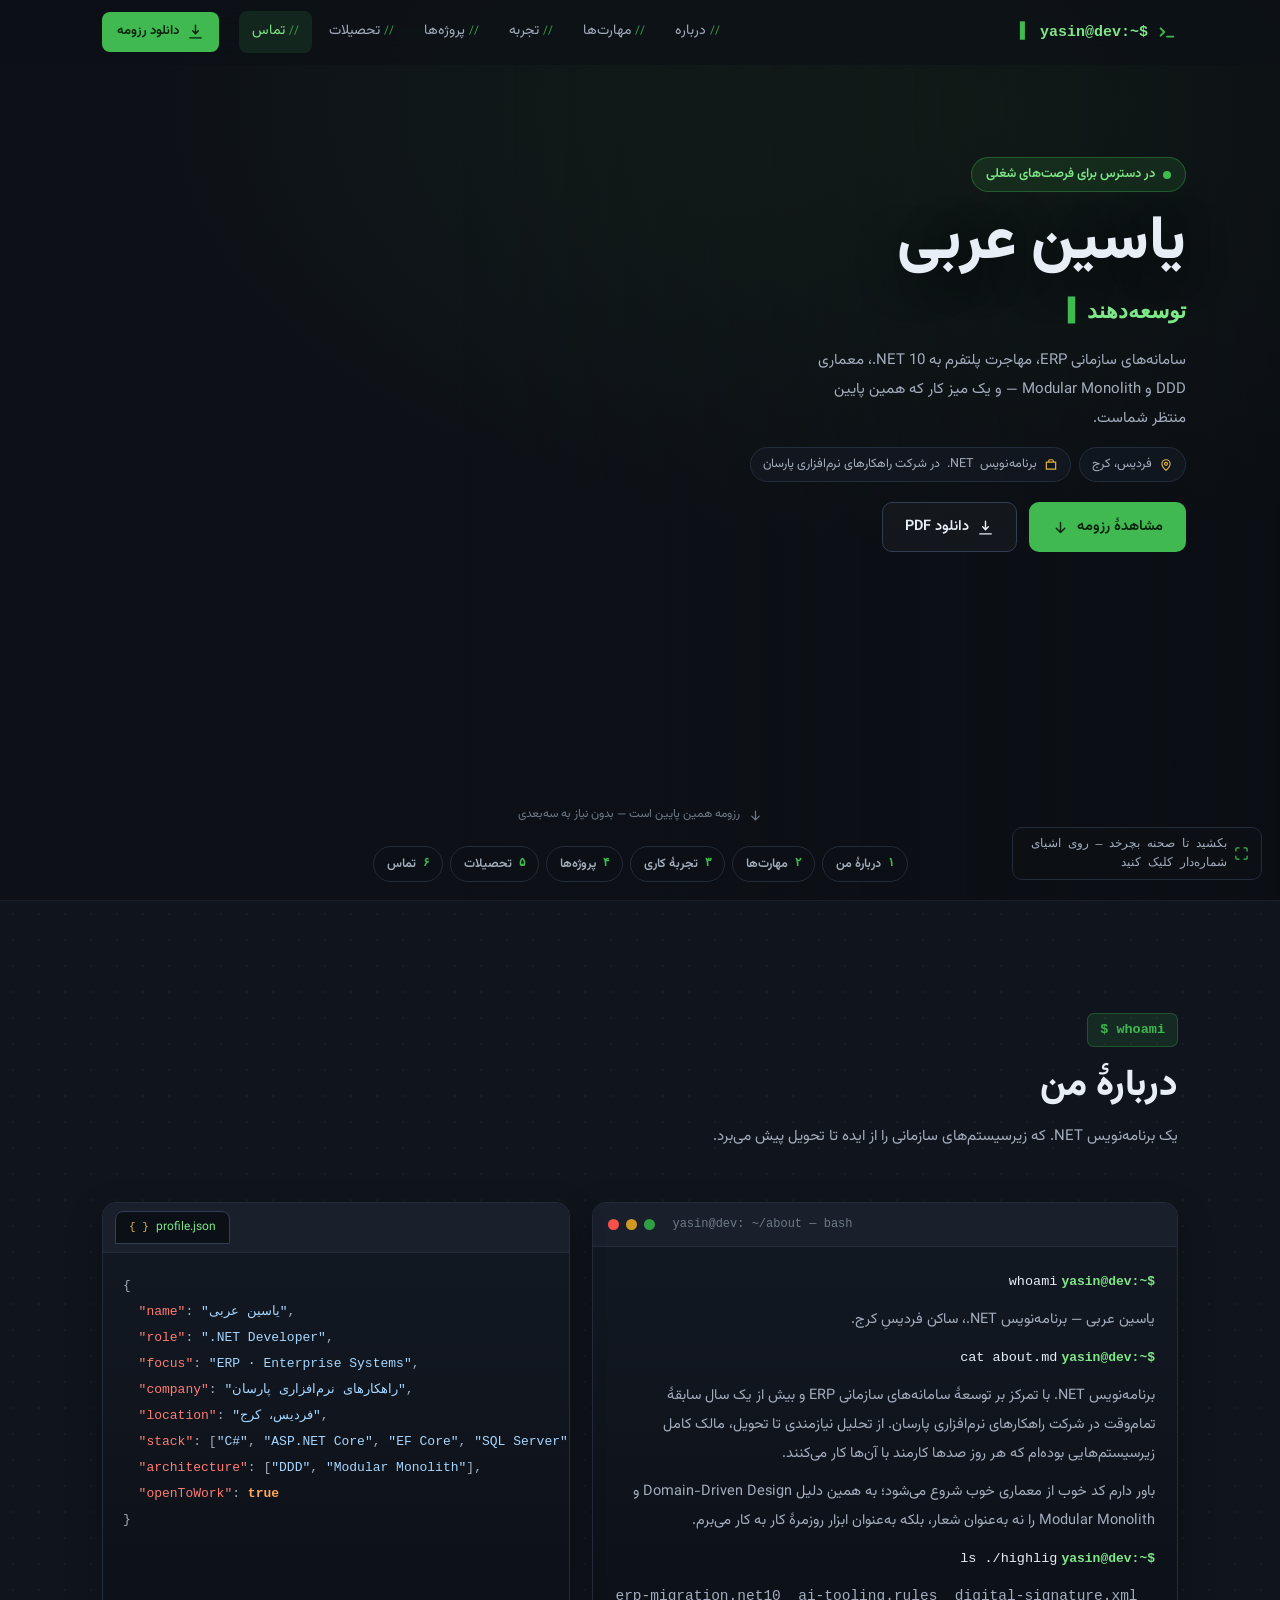
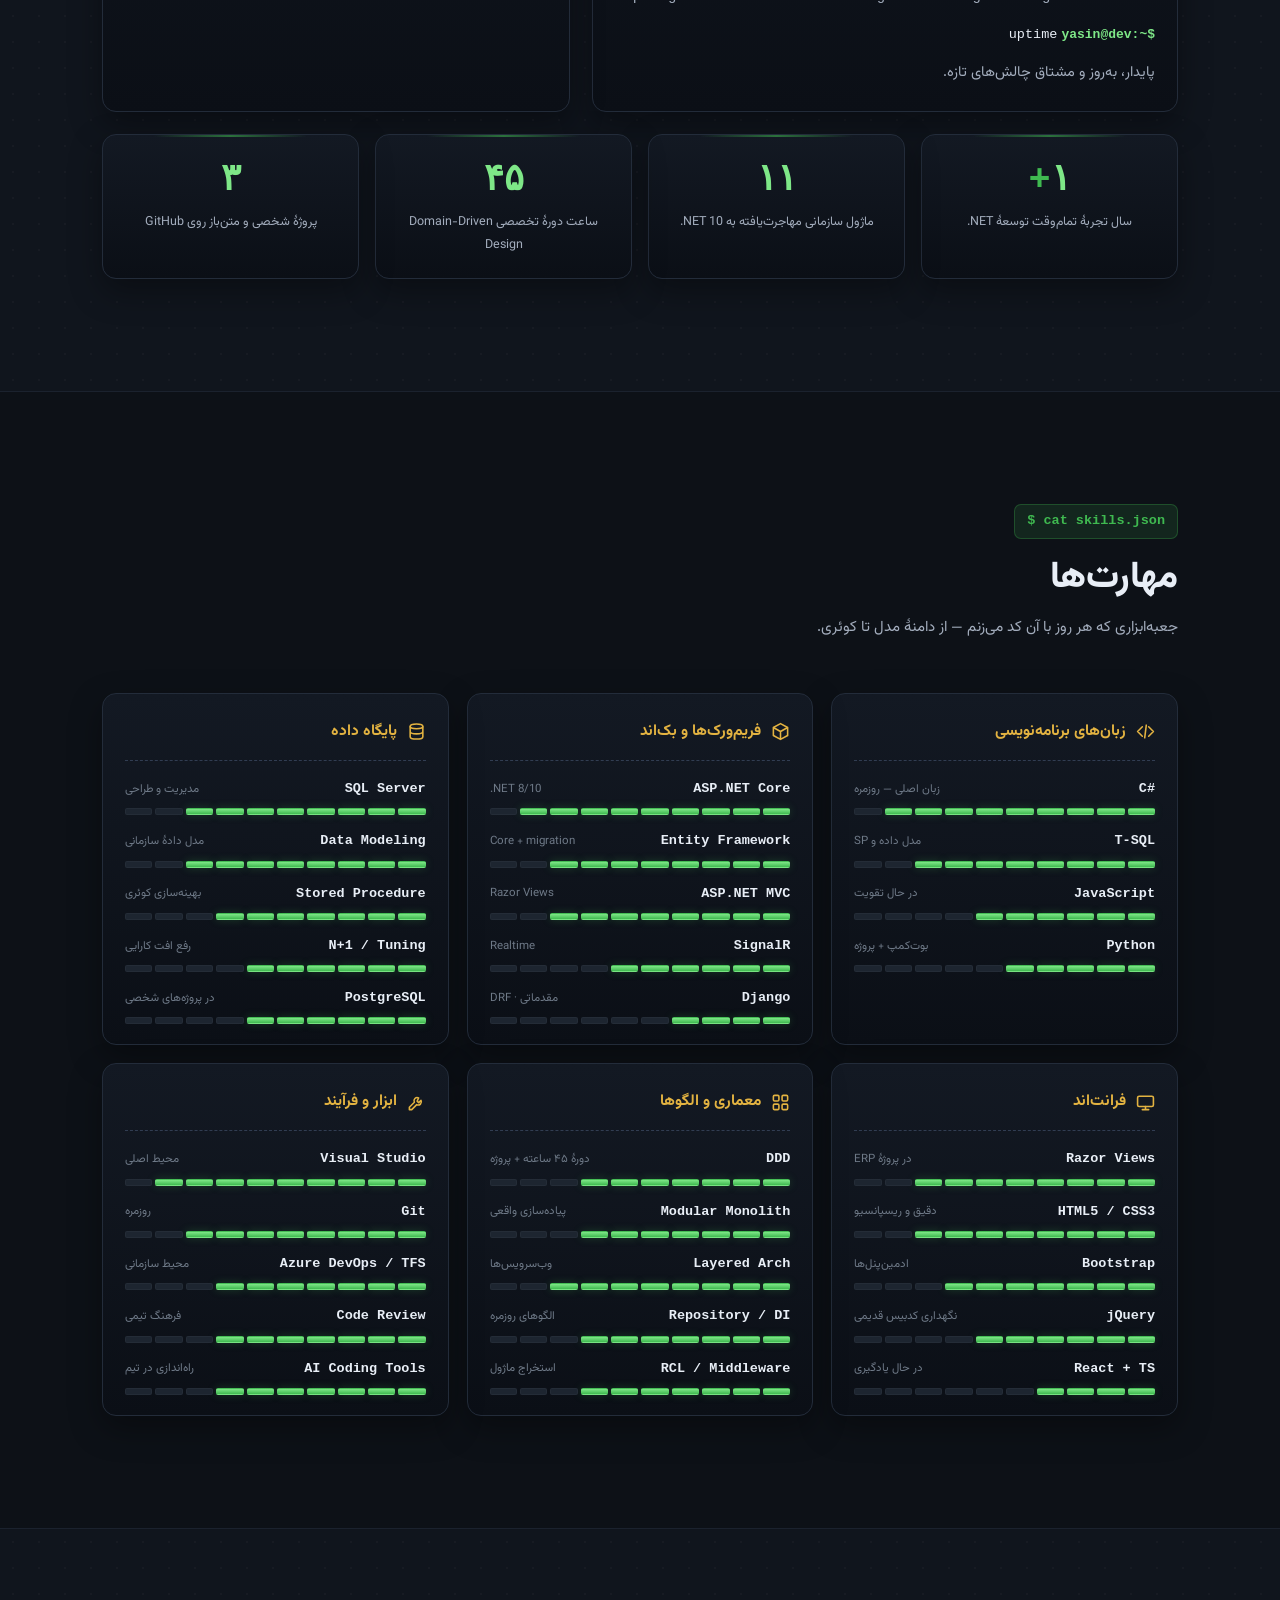
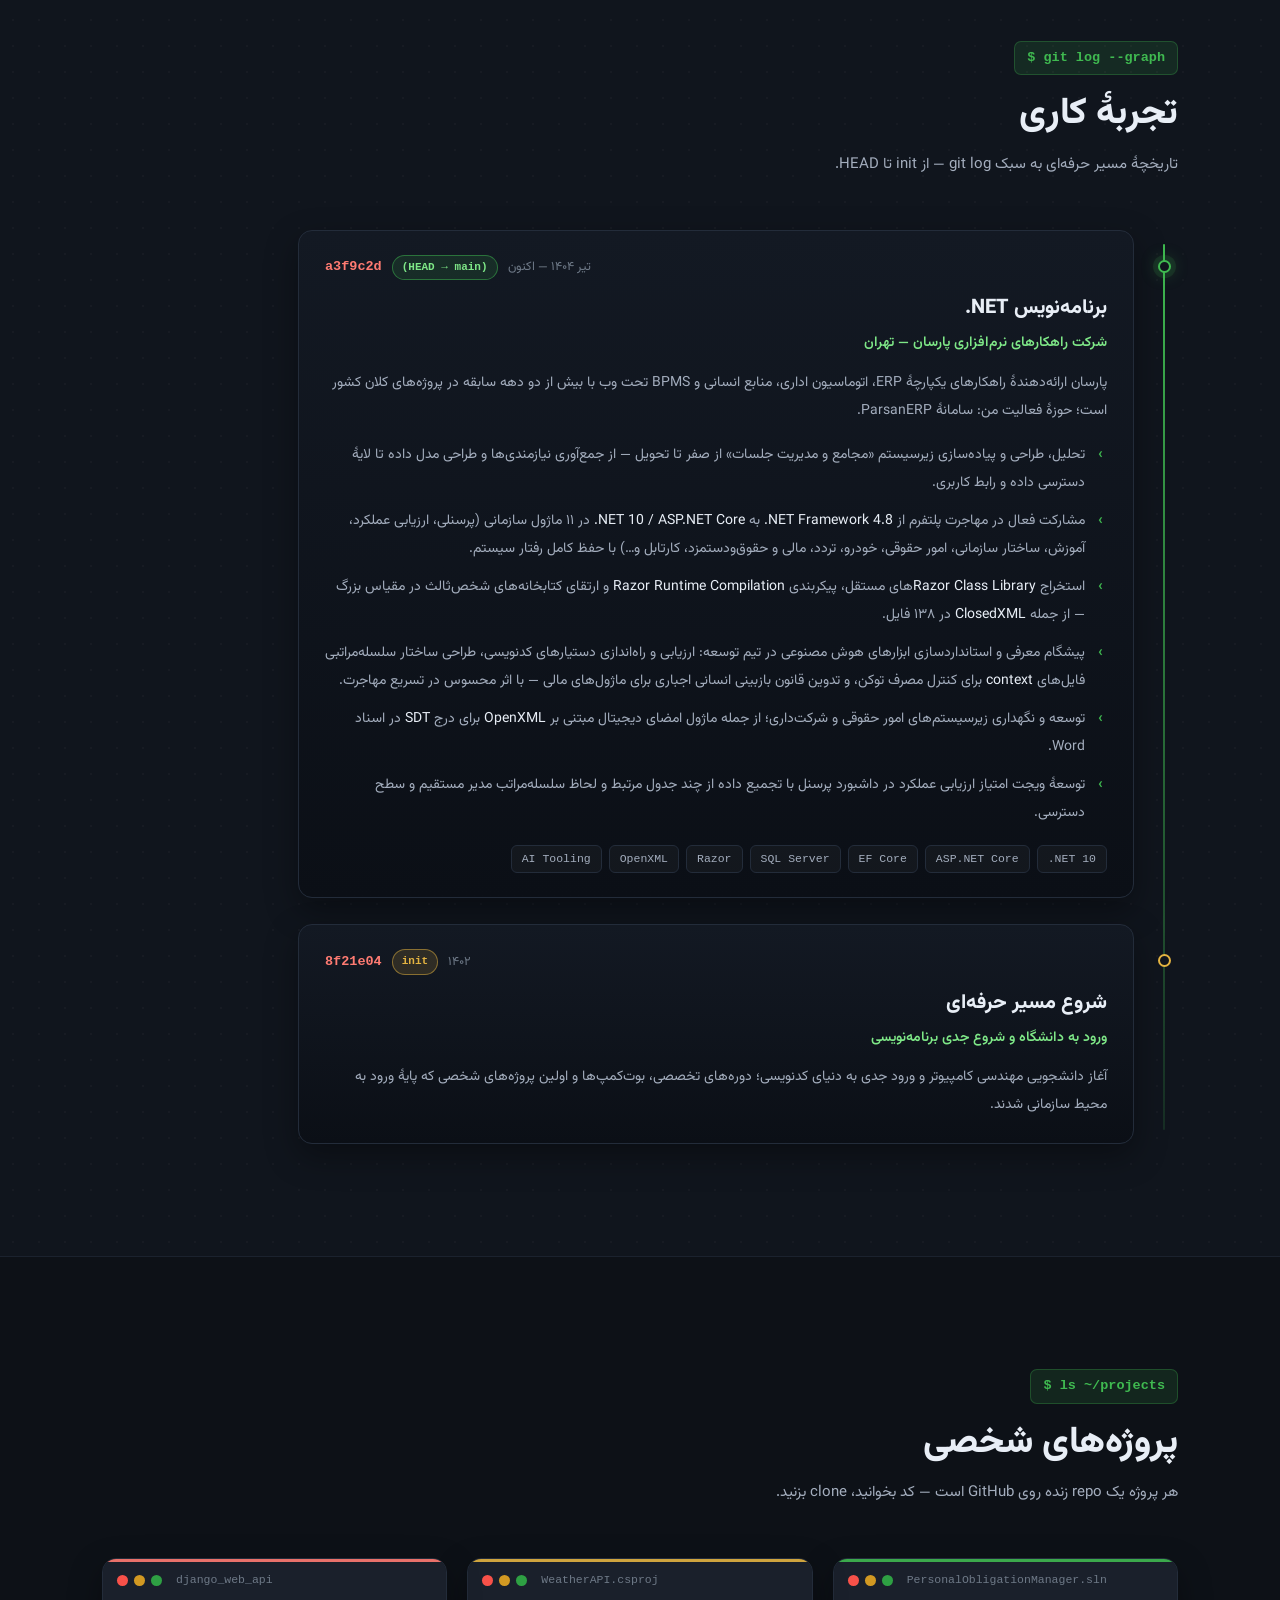
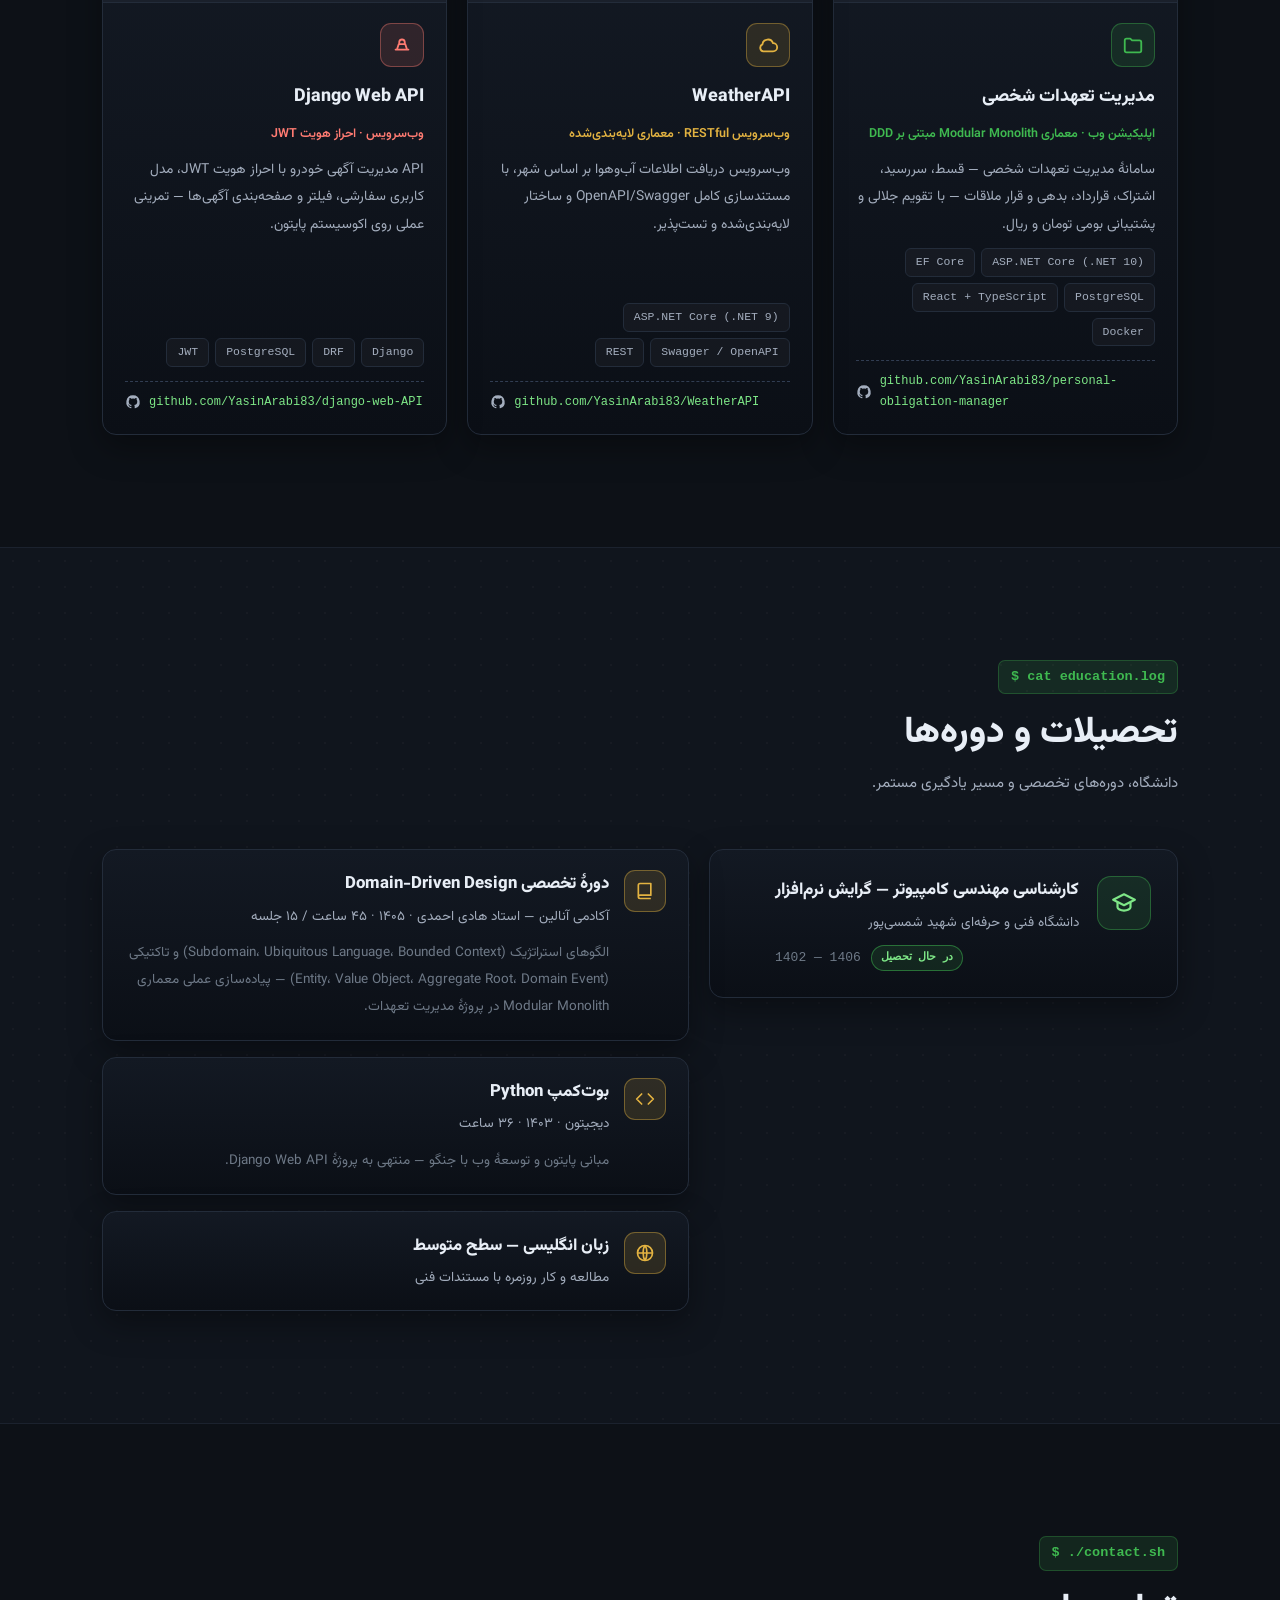
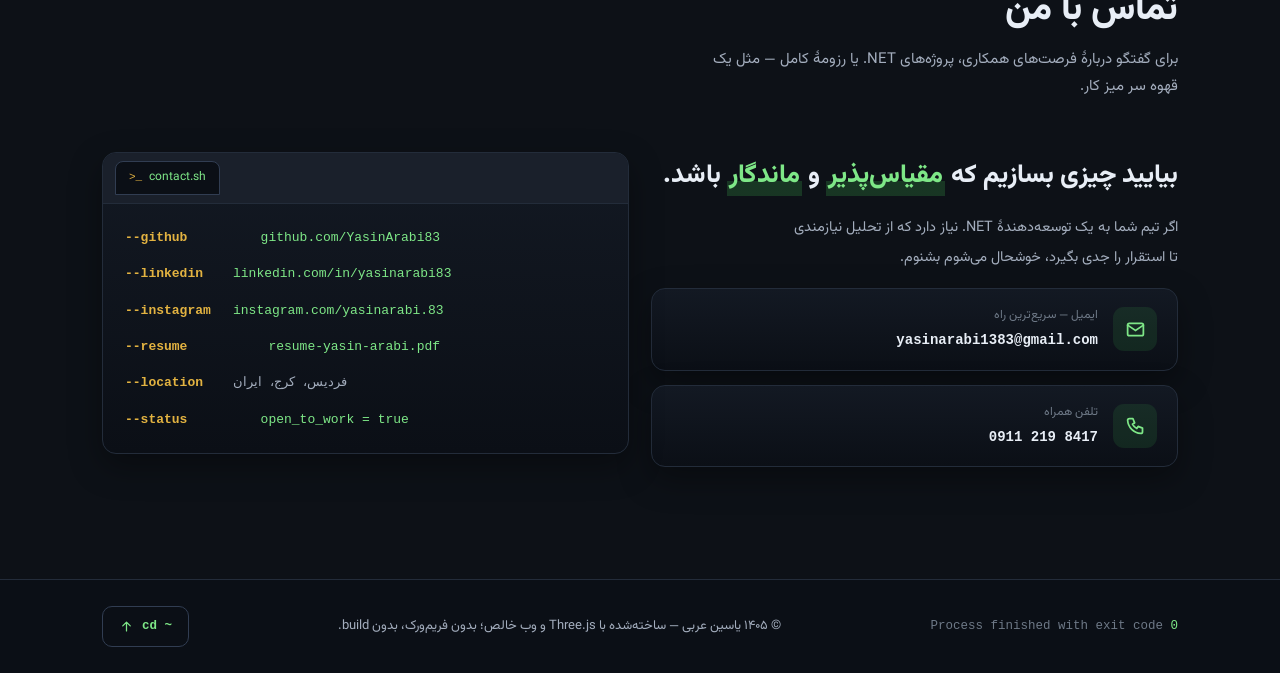
<file: index.html>
<!DOCTYPE html>
<html lang="fa" dir="rtl">
<head>
  <meta charset="UTF-8">
  <meta name="viewport" content="width=device-width, initial-scale=1.0, viewport-fit=cover">
  <title>یاسین عربی | برنامه‌نویس .NET — میز کار یک توسعه‌دهنده</title>
  <meta name="description" content="رزومهٔ تعاملی یاسین عربی؛ برنامه‌نویس .NET با تمرکز بر توسعهٔ سامانه‌های سازمانی (ERP)، مهاجرت پلتفرم به .NET 10، معماری DDD و Modular Monolith.">
  <meta name="theme-color" content="#0d1117">
  <meta name="author" content="یاسین عربی">
  <meta property="og:title" content="یاسین عربی | برنامه‌نویس .NET — میز کار یک توسعه‌دهنده">
  <meta property="og:description" content="گشت‌وگذار در میز کار سه‌بعدی یک برنامه‌نویس .NET: تجربهٔ ERP، مهاجرت .NET 10، معماری DDD و پروژه‌های متن‌باز.">
  <meta property="og:type" content="profile">
  <meta property="og:locale" content="fa_IR">
  <link rel="canonical" href="https://yasinarabi83.github.io/YasinArabi83/">
  <link rel="icon" type="image/svg+xml" href="assets/favicon.svg">
  <link rel="preload" href="assets/fonts/Vazirmatn-Regular.woff2" as="font" type="font/woff2" crossorigin>
  <link rel="preload" href="assets/fonts/Vazirmatn-SemiBold.woff2" as="font" type="font/woff2" crossorigin>
  <link rel="preload" href="assets/fonts/Vazirmatn-ExtraBold.woff2" as="font" type="font/woff2" crossorigin>
  <link rel="stylesheet" href="assets/css/main.css">
  <script>document.documentElement.classList.add('js');</script>
  <script type="application/ld+json">
  {
    "@context": "https://schema.org",
    "@type": "Person",
    "name": "یاسین عربی",
    "alternateName": "Yasin Arabi",
    "jobTitle": "برنامه‌نویس .NET — توسعهٔ سامانه‌های سازمانی",
    "email": "yasinarabi1383@gmail.com",
    "telephone": "+989112198417",
    "url": "https://yasinarabi83.github.io/YasinArabi83/",
    "sameAs": [
      "https://github.com/YasinArabi83",
      "https://www.linkedin.com/in/yasinarabi83",
      "https://instagram.com/yasinarabi.83"
    ],
    "address": { "@type": "PostalAddress", "addressLocality": "فردیس، کرج", "addressCountry": "IR" },
    "alumniOf": { "@type": "CollegeOrUniversity", "name": "دانشگاه فنی و حرفه‌ای شهید شمسی‌پور" },
    "knowsAbout": ["C#", ".NET", "ASP.NET Core", "Domain-Driven Design", "SQL Server", "ERP"]
  }
  </script>
</head>
<body>

  <a class="skip-link" href="#content">پرش به محتوای اصلی (رزومه)</a>
  <div class="progress-bar" id="progress-bar" aria-hidden="true"></div>

  <!-- ══════════════════ نوار بالایی ══════════════════ -->
  <header class="topbar" id="topbar">
    <div class="topbar-inner">
      <a href="#home" class="brand" aria-label="بازگشت به بالای صفحه">
        <svg class="brand-icon" viewBox="0 0 24 24" aria-hidden="true"><path d="m5 8 4 4-4 4M12 17h7" fill="none" stroke="currentColor" stroke-width="2" stroke-linecap="round" stroke-linejoin="round"/></svg>
        <span class="brand-text mono" dir="ltr">yasin@dev:~$</span><span class="brand-caret" aria-hidden="true">▍</span>
      </a>
      <nav class="nav" aria-label="ناوبری اصلی">
        <a class="nav-link" href="#about" data-spy="about"><span class="nav-cmt" aria-hidden="true">//</span>درباره</a>
        <a class="nav-link" href="#skills" data-spy="skills"><span class="nav-cmt" aria-hidden="true">//</span>مهارت‌ها</a>
        <a class="nav-link" href="#experience" data-spy="experience"><span class="nav-cmt" aria-hidden="true">//</span>تجربه</a>
        <a class="nav-link" href="#projects" data-spy="projects"><span class="nav-cmt" aria-hidden="true">//</span>پروژه‌ها</a>
        <a class="nav-link" href="#education" data-spy="education"><span class="nav-cmt" aria-hidden="true">//</span>تحصیلات</a>
        <a class="nav-link" href="#contact" data-spy="contact"><span class="nav-cmt" aria-hidden="true">//</span>تماس</a>
      </nav>
      <div class="topbar-actions">
        <a class="btn btn-primary btn-sm" href="assets/resume-yasin-arabi.pdf" download="resume-yasin-arabi.pdf">
          <svg viewBox="0 0 24 24" aria-hidden="true"><path d="M12 3v12m0 0 4-4m-4 4-4-4M4 21h16" fill="none" stroke="currentColor" stroke-width="2" stroke-linecap="round" stroke-linejoin="round"/></svg>
          <span>دانلود رزومه</span>
        </a>
        <button class="menu-toggle" id="menu-toggle" type="button" aria-expanded="false" aria-controls="nav-drawer" aria-label="باز کردن منو">
          <svg viewBox="0 0 24 24" aria-hidden="true"><path d="M4 7h16M4 12h16M4 17h16" fill="none" stroke="currentColor" stroke-width="2" stroke-linecap="round"/></svg>
        </button>
      </div>
    </div>
  </header>

  <!-- ══════════════════ منوی کشویی موبایل — از چپ ══════════════════ -->
  <div class="menu-backdrop" id="menu-backdrop" aria-hidden="true"></div>
  <nav class="nav-drawer" id="nav-drawer" aria-label="ناوبری موبایل" aria-hidden="true">
    <div class="drawer-head" dir="ltr">
      <span class="drawer-lights" aria-hidden="true"><i></i><i></i><i></i></span>
      <span class="drawer-title mono">yasin@dev:~$ open nav</span>
      <button class="drawer-close" id="drawer-close" type="button" aria-label="بستن منو">
        <svg viewBox="0 0 24 24" aria-hidden="true"><path d="M6 6l12 12M18 6 6 18" fill="none" stroke="currentColor" stroke-width="2.2" stroke-linecap="round"/></svg>
      </button>
    </div>
    <div class="drawer-body">
      <a class="drawer-link" style="--i:0" href="#about" data-spy="about"><span class="dl-num mono" dir="ltr">01</span><span class="dl-label">دربارهٔ من</span><span class="dl-slug mono" dir="ltr">./about</span></a>
      <a class="drawer-link" style="--i:1" href="#skills" data-spy="skills"><span class="dl-num mono" dir="ltr">02</span><span class="dl-label">مهارت‌ها</span><span class="dl-slug mono" dir="ltr">./skills</span></a>
      <a class="drawer-link" style="--i:2" href="#experience" data-spy="experience"><span class="dl-num mono" dir="ltr">03</span><span class="dl-label">تجربهٔ کاری</span><span class="dl-slug mono" dir="ltr">./experience</span></a>
      <a class="drawer-link" style="--i:3" href="#projects" data-spy="projects"><span class="dl-num mono" dir="ltr">04</span><span class="dl-label">پروژه‌ها</span><span class="dl-slug mono" dir="ltr">./projects</span></a>
      <a class="drawer-link" style="--i:4" href="#education" data-spy="education"><span class="dl-num mono" dir="ltr">05</span><span class="dl-label">تحصیلات</span><span class="dl-slug mono" dir="ltr">./education</span></a>
      <a class="drawer-link" style="--i:5" href="#contact" data-spy="contact"><span class="dl-num mono" dir="ltr">06</span><span class="dl-label">تماس با من</span><span class="dl-slug mono" dir="ltr">./contact</span></a>
    </div>
    <div class="drawer-foot">
      <a class="drawer-pdf" href="assets/resume-yasin-arabi.pdf" download="resume-yasin-arabi.pdf">
        <svg viewBox="0 0 24 24" aria-hidden="true"><path d="M12 3v12m0 0 4-4m-4 4-4-4M4 21h16" fill="none" stroke="currentColor" stroke-width="2" stroke-linecap="round" stroke-linejoin="round"/></svg>
        دانلود رزومه (PDF)
      </a>
      <div class="drawer-contact">
        <a href="mailto:yasinarabi1383@gmail.com">
          <svg viewBox="0 0 24 24" aria-hidden="true"><rect x="3" y="5" width="18" height="14" rx="2" fill="none" stroke="currentColor" stroke-width="2"/><path d="m3 7 9 6 9-6" fill="none" stroke="currentColor" stroke-width="2" stroke-linecap="round"/></svg>
          ایمیل
        </a>
        <a href="tel:+989112198417">
          <svg viewBox="0 0 24 24" aria-hidden="true"><path d="M5 4h4l2 5-2.5 1.5a11 11 0 0 0 5 5L15 13l5 2v4a2 2 0 0 1-2 2A16 16 0 0 1 3 6a2 2 0 0 1 2-2Z" fill="none" stroke="currentColor" stroke-width="2" stroke-linejoin="round"/></svg>
          تلفن
        </a>
        <a href="https://github.com/YasinArabi83" target="_blank" rel="noopener noreferrer">
          <svg viewBox="0 0 24 24" aria-hidden="true"><path d="M12 2a10 10 0 0 0-3.2 19.5c.5.1.7-.2.7-.5v-1.7c-2.8.6-3.4-1.4-3.4-1.4-.4-1.2-1.1-1.5-1.1-1.5-.9-.6.1-.6.1-.6 1 .1 1.5 1 1.5 1 .9 1.6 2.4 1.1 3 .9.1-.7.4-1.1.6-1.4-2.2-.3-4.6-1.1-4.6-5 0-1.1.4-2 1-2.7-.1-.3-.4-1.3.1-2.7 0 0 .8-.3 2.8 1a9.4 9.4 0 0 1 5 0c2-1.3 2.7-1 2.7-1 .6 1.4.2 2.4.1 2.7.7.7 1 1.6 1 2.7 0 3.9-2.4 4.7-4.6 5 .4.3.7.9.7 1.9v2.8c0 .3.2.6.7.5A10 10 0 0 0 12 2Z" fill="none" stroke="currentColor" stroke-width="1.8"/></svg>
          گیت‌هاب
        </a>
      </div>
    </div>
  </nav>

  <main id="content">

    <!-- ══════════════════ هیرو: میز کار سه‌بعدی ══════════════════ -->
    <section class="hero" id="home" aria-label="معرفی">
      <div class="hero-canvas-wrap" id="hero-canvas-wrap">
        <canvas id="scene3d" aria-label="صحنهٔ سه‌بعدی میز کار یاسین؛ برای چرخاندن با موس یا انگشت بکشید. نقاط شماره‌دار به بخش‌های رزومه وصل می‌شوند."></canvas>

        <div class="hero-fallback" id="hero-fallback" hidden>
          <svg viewBox="0 0 640 360" role="img" aria-label="تصویرسازی میز کار برنامه‌نویس">
            <rect width="640" height="360" fill="#131923"/>
            <rect x="170" y="70" width="220" height="140" rx="8" fill="#0d1117" stroke="#3fb950" stroke-width="2"/>
            <text x="184" y="104" fill="#7ee787" font-family="monospace" font-size="14">&lt;/&gt; .NET</text>
            <line x1="184" y1="122" x2="330" y2="122" stroke="#30363d" stroke-width="4"/>
            <line x1="184" y1="140" x2="366" y2="140" stroke="#e86a5e" stroke-width="4"/>
            <line x1="184" y1="158" x2="300" y2="158" stroke="#e3b341" stroke-width="4"/>
            <line x1="184" y1="176" x2="352" y2="176" stroke="#7ee787" stroke-width="4"/>
            <rect x="400" y="86" width="120" height="100" rx="6" fill="#0d1117" stroke="#30363d" stroke-width="2"/>
            <text x="410" y="120" fill="#e3b341" font-family="monospace" font-size="11">git log</text>
            <text x="410" y="140" fill="#a3adbd" font-family="monospace" font-size="10">a3f9c2d main</text>
            <text x="410" y="158" fill="#a3adbd" font-family="monospace" font-size="10">8f21e04 init</text>
            <rect x="120" y="250" width="400" height="14" rx="4" fill="#7a5230"/>
            <rect x="130" y="264" width="12" height="60" fill="#5d3d23"/>
            <rect x="498" y="264" width="12" height="60" fill="#5d3d23"/>
            <rect x="250" y="222" width="150" height="22" rx="5" fill="#2a2f3a"/>
            <rect x="330" y="216" width="46" height="8" rx="2" fill="#39404d"/>
            <circle cx="470" cy="240" r="10" fill="#e3b341"/>
            <rect x="300" y="324" width="80" height="14" rx="4" fill="#20242d"/>
          </svg>
          <p>مرورگر شما پشتیبانی سه‌بعدی را فعال نکرده — اما رزومه کامل، همین پایین در دسترس است.</p>
        </div>

        <div class="hotspots" id="hotspots"></div>

        <p class="hero-hint" id="hero-hint">
          <svg viewBox="0 0 24 24" aria-hidden="true"><path d="M8 3H5a2 2 0 0 0-2 2v3m18 0V5a2 2 0 0 0-2-2h-3m0 18h3a2 2 0 0 0 2-2v-3M3 16v3a2 2 0 0 0 2 2h3" fill="none" stroke="currentColor" stroke-width="2" stroke-linecap="round"/></svg>
          بکشید تا صحنه بچرخد — روی اشیای شماره‌دار کلیک کنید
        </p>
      </div>

      <div class="hero-copy" id="hero-copy">
        <p class="hero-available"><span class="pulse-dot" aria-hidden="true"></span>در دسترس برای فرصت‌های شغلی</p>
        <h1 class="hero-name">یاسین عربی</h1>
        <p class="hero-role"><span class="mono hero-role-text" id="hero-role-text">برنامه‌نویس .NET</span><span class="type-caret" aria-hidden="true">▍</span></p>
        <p class="hero-desc">سامانه‌های سازمانی <span class="en">ERP</span>، مهاجرت پلتفرم به <span class="en">.NET 10</span>، معماری <span class="en">DDD</span> و <span class="en">Modular Monolith</span> — و یک میز کار که همین پایین منتظر شماست.</p>
        <div class="hero-meta">
          <span class="meta-chip">
            <svg viewBox="0 0 24 24" aria-hidden="true"><path d="M12 21s-7-5.1-7-11a7 7 0 1 1 14 0c0 5.9-7 11-7 11Z" fill="none" stroke="currentColor" stroke-width="2"/><circle cx="12" cy="10" r="2.5" fill="none" stroke="currentColor" stroke-width="2"/></svg>
            فردیس، کرج
          </span>
          <span class="meta-chip">
            <svg viewBox="0 0 24 24" aria-hidden="true"><path d="M4 7h16v12H4zM8 7V5a2 2 0 0 1 2-2h4a2 2 0 0 1 2 2v2" fill="none" stroke="currentColor" stroke-width="2" stroke-linecap="round"/></svg>
            برنامه‌نویس <span class="en">.NET</span> در شرکت راهکارهای نرم‌افزاری پارسان
          </span>
        </div>
        <div class="hero-cta">
          <a class="btn btn-primary" href="#about">
            مشاهدهٔ رزومه
            <svg viewBox="0 0 24 24" aria-hidden="true"><path d="M12 5v14m0 0 6-6m-6 6-6-6" fill="none" stroke="currentColor" stroke-width="2" stroke-linecap="round" stroke-linejoin="round"/></svg>
          </a>
          <a class="btn btn-ghost" href="assets/resume-yasin-arabi.pdf" download="resume-yasin-arabi.pdf">
            <svg viewBox="0 0 24 24" aria-hidden="true"><path d="M12 3v12m0 0 4-4m-4 4-4-4M4 21h16" fill="none" stroke="currentColor" stroke-width="2" stroke-linecap="round" stroke-linejoin="round"/></svg>
            دانلود PDF
          </a>
        </div>
      </div>

      <div class="hero-legend" id="hero-legend" aria-label="دسترسی سریع به بخش‌های رزومه">
        <a class="legend-chip" href="#about"><b>۱</b>دربارهٔ من</a>
        <a class="legend-chip" href="#skills"><b>۲</b>مهارت‌ها</a>
        <a class="legend-chip" href="#experience"><b>۳</b>تجربهٔ کاری</a>
        <a class="legend-chip" href="#projects"><b>۴</b>پروژه‌ها</a>
        <a class="legend-chip" href="#education"><b>۵</b>تحصیلات</a>
        <a class="legend-chip" href="#contact"><b>۶</b>تماس</a>
      </div>

      <a class="scroll-cue" href="#about" aria-label="اسکرول به رزومه">
        <svg viewBox="0 0 24 24" aria-hidden="true"><path d="M12 5v14m0 0 6-6m-6 6-6-6" fill="none" stroke="currentColor" stroke-width="2" stroke-linecap="round" stroke-linejoin="round"/></svg>
        رزومه همین پایین است — بدون نیاز به سه‌بعدی
      </a>
    </section>

    <!-- ══════════════════ ۰۱ · دربارهٔ من ══════════════════ -->
    <section class="section section-alt" id="about" aria-labelledby="about-title">
      <div class="container">
        <header class="section-head reveal">
          <p class="section-label mono" dir="ltr">$ whoami</p>
          <h2 id="about-title">دربارهٔ من</h2>
          <p class="section-sub">یک برنامه‌نویس <span class="en">.NET</span> که زیرسیستم‌های سازمانی را از ایده تا تحویل پیش می‌برد.</p>
        </header>

        <div class="about-grid">
          <div class="terminal card reveal" role="group" aria-label="پنجرهٔ ترمینال — دربارهٔ من">
            <div class="term-bar" dir="ltr">
              <span class="term-dot term-dot-red" aria-hidden="true"></span>
              <span class="term-dot term-dot-amber" aria-hidden="true"></span>
              <span class="term-dot term-dot-green" aria-hidden="true"></span>
              <span class="term-title mono">yasin@dev: ~/about — bash</span>
            </div>
            <div class="term-body">
              <p class="term-line" data-type="cmd"><span class="prompt mono" dir="ltr">yasin@dev:~$</span> <span class="term-cmd">whoami</span></p>
              <p class="term-line">یاسین عربی — برنامه‌نویس <span class="en">.NET</span>، ساکن فردیسِ کرج.</p>
              <p class="term-line" data-type="cmd"><span class="prompt mono" dir="ltr">yasin@dev:~$</span> <span class="term-cmd">cat about.md</span></p>
              <p class="term-line">برنامه‌نویس <span class="en">.NET</span> با تمرکز بر توسعهٔ سامانه‌های سازمانی <span class="en">ERP</span> و بیش از یک سال سابقهٔ تمام‌وقت در شرکت راهکارهای نرم‌افزاری پارسان. از تحلیل نیازمندی تا تحویل، مالک کامل زیرسیستم‌هایی بوده‌ام که هر روز صدها کارمند با آن‌ها کار می‌کنند.</p>
              <p class="term-line">باور دارم کد خوب از معماری خوب شروع می‌شود؛ به همین دلیل <span class="en">Domain-Driven Design</span> و <span class="en">Modular Monolith</span> را نه به‌عنوان شعار، بلکه به‌عنوان ابزار روزمرهٔ کار به کار می‌برم.</p>
              <p class="term-line" data-type="cmd"><span class="prompt mono" dir="ltr">yasin@dev:~$</span> <span class="term-cmd">ls ./highlights</span></p>
              <p class="term-line mono" dir="ltr">erp-migration.net10&nbsp;&nbsp;ai-tooling.rules&nbsp;&nbsp;digital-signature.xml</p>
              <p class="term-line" data-type="cmd"><span class="prompt mono" dir="ltr">yasin@dev:~$</span> <span class="term-cmd">uptime</span></p>
              <p class="term-line">پایدار، به‌روز و مشتاق چالش‌های تازه.</p>
            </div>
          </div>

          <div class="card json-card reveal" role="group" aria-label="پروفایل در قالب JSON">
            <div class="tab-bar" dir="ltr">
              <span class="tab active"><span class="tab-icon" aria-hidden="true">{ }</span> profile.json</span>
            </div>
            <pre class="json-body mono" dir="ltr"><code><span class="tok-p">{
  </span><span class="tok-k">"name"</span><span class="tok-p">:</span> <span class="tok-s">"یاسین عربی"</span><span class="tok-p">,
  </span><span class="tok-k">"role"</span><span class="tok-p">:</span> <span class="tok-s">".NET Developer"</span><span class="tok-p">,
  </span><span class="tok-k">"focus"</span><span class="tok-p">:</span> <span class="tok-s">"ERP · Enterprise Systems"</span><span class="tok-p">,
  </span><span class="tok-k">"company"</span><span class="tok-p">:</span> <span class="tok-s">"راهکارهای نرم‌افزاری پارسان"</span><span class="tok-p">,
  </span><span class="tok-k">"location"</span><span class="tok-p">:</span> <span class="tok-s">"فردیس، کرج"</span><span class="tok-p">,
  </span><span class="tok-k">"stack"</span><span class="tok-p">:</span> <span class="tok-p">[</span><span class="tok-s">"C#"</span><span class="tok-p">,</span> <span class="tok-s">"ASP.NET Core"</span><span class="tok-p">,</span> <span class="tok-s">"EF Core"</span><span class="tok-p">,</span> <span class="tok-s">"SQL Server"</span><span class="tok-p">],
  </span><span class="tok-k">"architecture"</span><span class="tok-p">:</span> <span class="tok-p">[</span><span class="tok-s">"DDD"</span><span class="tok-p">,</span> <span class="tok-s">"Modular Monolith"</span><span class="tok-p">],
  </span><span class="tok-k">"openToWork"</span><span class="tok-p">:</span> <span class="tok-b">true</span><span class="tok-p">
}</span></code></pre>
          </div>
        </div>

        <div class="stats-grid">
          <div class="stat card reveal">
            <p class="stat-value mono"><span class="counter" data-count="1">۱</span><span class="stat-suffix">+</span></p>
            <p class="stat-label">سال تجربهٔ تمام‌وقت توسعهٔ <span class="en">.NET</span></p>
          </div>
          <div class="stat card reveal">
            <p class="stat-value mono"><span class="counter" data-count="11">۱۱</span></p>
            <p class="stat-label">ماژول سازمانی مهاجرت‌یافته به <span class="en">.NET 10</span></p>
          </div>
          <div class="stat card reveal">
            <p class="stat-value mono"><span class="counter" data-count="45">۴۵</span></p>
            <p class="stat-label">ساعت دورهٔ تخصصی Domain-Driven Design</p>
          </div>
          <div class="stat card reveal">
            <p class="stat-value mono"><span class="counter" data-count="3">۳</span></p>
            <p class="stat-label">پروژهٔ شخصی و متن‌باز روی GitHub</p>
          </div>
        </div>
      </div>
    </section>

    <!-- ══════════════════ ۰۲ · مهارت‌ها ══════════════════ -->
    <section class="section" id="skills" aria-labelledby="skills-title">
      <div class="container">
        <header class="section-head reveal">
          <p class="section-label mono" dir="ltr">$ cat skills.json</p>
          <h2 id="skills-title">مهارت‌ها</h2>
          <p class="section-sub">جعبه‌ابزاری که هر روز با آن کد می‌زنم — از دامنهٔ مدل تا کوئری.</p>
        </header>

        <div class="skills-grid">
          <div class="skill-group card reveal">
            <h3 class="skill-group-title">
              <svg viewBox="0 0 24 24" aria-hidden="true"><path d="m8 6-6 6 6 6M16 6l6 6-6 6M13 4l-2 16" fill="none" stroke="currentColor" stroke-width="2" stroke-linecap="round" stroke-linejoin="round"/></svg>
              زبان‌های برنامه‌نویسی
            </h3>
            <ul class="skill-list">
              <li class="skill"><span class="skill-name mono" dir="ltr">C#</span><span class="skill-note">زبان اصلی — روزمره</span><span class="bar" aria-hidden="true"><i class="on"></i><i class="on"></i><i class="on"></i><i class="on"></i><i class="on"></i><i class="on"></i><i class="on"></i><i class="on"></i><i class="on"></i><i></i></span></li>
              <li class="skill"><span class="skill-name mono" dir="ltr">T-SQL</span><span class="skill-note">مدل داده و SP</span><span class="bar" aria-hidden="true"><i class="on"></i><i class="on"></i><i class="on"></i><i class="on"></i><i class="on"></i><i class="on"></i><i class="on"></i><i class="on"></i><i></i><i></i></span></li>
              <li class="skill"><span class="skill-name mono" dir="ltr">JavaScript</span><span class="skill-note">در حال تقویت</span><span class="bar" aria-hidden="true"><i class="on"></i><i class="on"></i><i class="on"></i><i class="on"></i><i class="on"></i><i class="on"></i><i></i><i></i><i></i><i></i></span></li>
              <li class="skill"><span class="skill-name mono" dir="ltr">Python</span><span class="skill-note">بوت‌کمپ + پروژه</span><span class="bar" aria-hidden="true"><i class="on"></i><i class="on"></i><i class="on"></i><i class="on"></i><i class="on"></i><i></i><i></i><i></i><i></i><i></i></span></li>
            </ul>
          </div>

          <div class="skill-group card reveal">
            <h3 class="skill-group-title">
              <svg viewBox="0 0 24 24" aria-hidden="true"><path d="m12 2 9 5v10l-9 5-9-5V7z M12 12l9-5M12 12 3 7m9 5v10" fill="none" stroke="currentColor" stroke-width="2" stroke-linejoin="round"/></svg>
              فریم‌ورک‌ها و بک‌اند
            </h3>
            <ul class="skill-list">
              <li class="skill"><span class="skill-name mono" dir="ltr">ASP.NET Core</span><span class="skill-note"><span class="en">.NET 8/10</span></span><span class="bar" aria-hidden="true"><i class="on"></i><i class="on"></i><i class="on"></i><i class="on"></i><i class="on"></i><i class="on"></i><i class="on"></i><i class="on"></i><i class="on"></i><i></i></span></li>
              <li class="skill"><span class="skill-name mono" dir="ltr">Entity Framework</span><span class="skill-note">Core + migration</span><span class="bar" aria-hidden="true"><i class="on"></i><i class="on"></i><i class="on"></i><i class="on"></i><i class="on"></i><i class="on"></i><i class="on"></i><i class="on"></i><i></i><i></i></span></li>
              <li class="skill"><span class="skill-name mono" dir="ltr">ASP.NET MVC</span><span class="skill-note">Razor Views</span><span class="bar" aria-hidden="true"><i class="on"></i><i class="on"></i><i class="on"></i><i class="on"></i><i class="on"></i><i class="on"></i><i class="on"></i><i class="on"></i><i></i><i></i></span></li>
              <li class="skill"><span class="skill-name mono" dir="ltr">SignalR</span><span class="skill-note">Realtime</span><span class="bar" aria-hidden="true"><i class="on"></i><i class="on"></i><i class="on"></i><i class="on"></i><i class="on"></i><i class="on"></i><i></i><i></i><i></i><i></i></span></li>
              <li class="skill"><span class="skill-name mono" dir="ltr">Django</span><span class="skill-note">مقدماتی · DRF</span><span class="bar" aria-hidden="true"><i class="on"></i><i class="on"></i><i class="on"></i><i class="on"></i><i></i><i></i><i></i><i></i><i></i><i></i></span></li>
            </ul>
          </div>

          <div class="skill-group card reveal">
            <h3 class="skill-group-title">
              <svg viewBox="0 0 24 24" aria-hidden="true"><ellipse cx="12" cy="5.5" rx="8" ry="3" fill="none" stroke="currentColor" stroke-width="2"/><path d="M4 5.5v13c0 1.7 3.6 3 8 3s8-1.3 8-3v-13M4 12c0 1.7 3.6 3 8 3s8-1.3 8-3" fill="none" stroke="currentColor" stroke-width="2"/></svg>
              پایگاه داده
            </h3>
            <ul class="skill-list">
              <li class="skill"><span class="skill-name mono" dir="ltr">SQL Server</span><span class="skill-note">مدیریت و طراحی</span><span class="bar" aria-hidden="true"><i class="on"></i><i class="on"></i><i class="on"></i><i class="on"></i><i class="on"></i><i class="on"></i><i class="on"></i><i class="on"></i><i></i><i></i></span></li>
              <li class="skill"><span class="skill-name mono" dir="ltr">Data Modeling</span><span class="skill-note">مدل دادهٔ سازمانی</span><span class="bar" aria-hidden="true"><i class="on"></i><i class="on"></i><i class="on"></i><i class="on"></i><i class="on"></i><i class="on"></i><i class="on"></i><i class="on"></i><i></i><i></i></span></li>
              <li class="skill"><span class="skill-name mono" dir="ltr">Stored Procedure</span><span class="skill-note">بهینه‌سازی کوئری</span><span class="bar" aria-hidden="true"><i class="on"></i><i class="on"></i><i class="on"></i><i class="on"></i><i class="on"></i><i class="on"></i><i class="on"></i><i></i><i></i><i></i></span></li>
              <li class="skill"><span class="skill-name mono" dir="ltr">N+1 / Tuning</span><span class="skill-note">رفع افت کارایی</span><span class="bar" aria-hidden="true"><i class="on"></i><i class="on"></i><i class="on"></i><i class="on"></i><i class="on"></i><i class="on"></i><i></i><i></i><i></i><i></i></span></li>
              <li class="skill"><span class="skill-name mono" dir="ltr">PostgreSQL</span><span class="skill-note">در پروژه‌های شخصی</span><span class="bar" aria-hidden="true"><i class="on"></i><i class="on"></i><i class="on"></i><i class="on"></i><i class="on"></i><i class="on"></i><i></i><i></i><i></i><i></i></span></li>
            </ul>
          </div>

          <div class="skill-group card reveal">
            <h3 class="skill-group-title">
              <svg viewBox="0 0 24 24" aria-hidden="true"><rect x="2" y="4" width="20" height="13" rx="2" fill="none" stroke="currentColor" stroke-width="2"/><path d="M8 21h8m-4-4v4" fill="none" stroke="currentColor" stroke-width="2" stroke-linecap="round"/></svg>
              فرانت‌اند
            </h3>
            <ul class="skill-list">
              <li class="skill"><span class="skill-name mono" dir="ltr">Razor Views</span><span class="skill-note">در پروژهٔ ERP</span><span class="bar" aria-hidden="true"><i class="on"></i><i class="on"></i><i class="on"></i><i class="on"></i><i class="on"></i><i class="on"></i><i class="on"></i><i class="on"></i><i></i><i></i></span></li>
              <li class="skill"><span class="skill-name mono" dir="ltr">HTML5 / CSS3</span><span class="skill-note">دقیق و ریسپانسیو</span><span class="bar" aria-hidden="true"><i class="on"></i><i class="on"></i><i class="on"></i><i class="on"></i><i class="on"></i><i class="on"></i><i class="on"></i><i class="on"></i><i></i><i></i></span></li>
              <li class="skill"><span class="skill-name mono" dir="ltr">Bootstrap</span><span class="skill-note">ادمین‌پنل‌ها</span><span class="bar" aria-hidden="true"><i class="on"></i><i class="on"></i><i class="on"></i><i class="on"></i><i class="on"></i><i class="on"></i><i class="on"></i><i></i><i></i><i></i></span></li>
              <li class="skill"><span class="skill-name mono" dir="ltr">jQuery</span><span class="skill-note">نگهداری کدبیس قدیمی</span><span class="bar" aria-hidden="true"><i class="on"></i><i class="on"></i><i class="on"></i><i class="on"></i><i class="on"></i><i class="on"></i><i></i><i></i><i></i><i></i></span></li>
              <li class="skill"><span class="skill-name mono" dir="ltr">React + TS</span><span class="skill-note">در حال یادگیری</span><span class="bar" aria-hidden="true"><i class="on"></i><i class="on"></i><i class="on"></i><i class="on"></i><i></i><i></i><i></i><i></i><i></i><i></i></span></li>
            </ul>
          </div>

          <div class="skill-group card reveal">
            <h3 class="skill-group-title">
              <svg viewBox="0 0 24 24" aria-hidden="true"><rect x="3" y="3" width="7" height="7" rx="1.5" fill="none" stroke="currentColor" stroke-width="2"/><rect x="14" y="3" width="7" height="7" rx="1.5" fill="none" stroke="currentColor" stroke-width="2"/><rect x="3" y="14" width="7" height="7" rx="1.5" fill="none" stroke="currentColor" stroke-width="2"/><rect x="14" y="14" width="7" height="7" rx="1.5" fill="none" stroke="currentColor" stroke-width="2"/></svg>
              معماری و الگوها
            </h3>
            <ul class="skill-list">
              <li class="skill"><span class="skill-name mono" dir="ltr">DDD</span><span class="skill-note">دورهٔ ۴۵ ساعته + پروژه</span><span class="bar" aria-hidden="true"><i class="on"></i><i class="on"></i><i class="on"></i><i class="on"></i><i class="on"></i><i class="on"></i><i class="on"></i><i></i><i></i><i></i></span></li>
              <li class="skill"><span class="skill-name mono" dir="ltr">Modular Monolith</span><span class="skill-note">پیاده‌سازی واقعی</span><span class="bar" aria-hidden="true"><i class="on"></i><i class="on"></i><i class="on"></i><i class="on"></i><i class="on"></i><i class="on"></i><i class="on"></i><i></i><i></i><i></i></span></li>
              <li class="skill"><span class="skill-name mono" dir="ltr">Layered Arch</span><span class="skill-note">وب‌سرویس‌ها</span><span class="bar" aria-hidden="true"><i class="on"></i><i class="on"></i><i class="on"></i><i class="on"></i><i class="on"></i><i class="on"></i><i class="on"></i><i class="on"></i><i></i><i></i></span></li>
              <li class="skill"><span class="skill-name mono" dir="ltr">Repository / DI</span><span class="skill-note">الگوهای روزمره</span><span class="bar" aria-hidden="true"><i class="on"></i><i class="on"></i><i class="on"></i><i class="on"></i><i class="on"></i><i class="on"></i><i class="on"></i><i></i><i></i><i></i></span></li>
              <li class="skill"><span class="skill-name mono" dir="ltr">RCL / Middleware</span><span class="skill-note">استخراج ماژول</span><span class="bar" aria-hidden="true"><i class="on"></i><i class="on"></i><i class="on"></i><i class="on"></i><i class="on"></i><i class="on"></i><i class="on"></i><i></i><i></i><i></i></span></li>
            </ul>
          </div>

          <div class="skill-group card reveal">
            <h3 class="skill-group-title">
              <svg viewBox="0 0 24 24" aria-hidden="true"><path d="M14.7 6.3a4 4 0 0 0-5.4 5.4L3 18v3h3l6.3-6.3a4 4 0 0 0 5.4-5.4l-2.9 2.9-2-2z" fill="none" stroke="currentColor" stroke-width="2" stroke-linejoin="round"/></svg>
              ابزار و فرآیند
            </h3>
            <ul class="skill-list">
              <li class="skill"><span class="skill-name mono" dir="ltr">Visual Studio</span><span class="skill-note">محیط اصلی</span><span class="bar" aria-hidden="true"><i class="on"></i><i class="on"></i><i class="on"></i><i class="on"></i><i class="on"></i><i class="on"></i><i class="on"></i><i class="on"></i><i class="on"></i><i></i></span></li>
              <li class="skill"><span class="skill-name mono" dir="ltr">Git</span><span class="skill-note">روزمره</span><span class="bar" aria-hidden="true"><i class="on"></i><i class="on"></i><i class="on"></i><i class="on"></i><i class="on"></i><i class="on"></i><i class="on"></i><i class="on"></i><i></i><i></i></span></li>
              <li class="skill"><span class="skill-name mono" dir="ltr">Azure DevOps / TFS</span><span class="skill-note">محیط سازمانی</span><span class="bar" aria-hidden="true"><i class="on"></i><i class="on"></i><i class="on"></i><i class="on"></i><i class="on"></i><i class="on"></i><i class="on"></i><i></i><i></i><i></i></span></li>
              <li class="skill"><span class="skill-name mono" dir="ltr">Code Review</span><span class="skill-note">فرهنگ تیمی</span><span class="bar" aria-hidden="true"><i class="on"></i><i class="on"></i><i class="on"></i><i class="on"></i><i class="on"></i><i class="on"></i><i class="on"></i><i></i><i></i><i></i></span></li>
              <li class="skill"><span class="skill-name mono" dir="ltr">AI Coding Tools</span><span class="skill-note">راه‌اندازی در تیم</span><span class="bar" aria-hidden="true"><i class="on"></i><i class="on"></i><i class="on"></i><i class="on"></i><i class="on"></i><i class="on"></i><i class="on"></i><i></i><i></i><i></i></span></li>
            </ul>
          </div>
        </div>
      </div>
    </section>

    <!-- ══════════════════ ۰۳ · تجربهٔ کاری — git log ══════════════════ -->
    <section class="section section-alt" id="experience" aria-labelledby="experience-title">
      <div class="container">
        <header class="section-head reveal">
          <p class="section-label mono" dir="ltr">$ git log --graph</p>
          <h2 id="experience-title">تجربهٔ کاری</h2>
          <p class="section-sub">تاریخچهٔ مسیر حرفه‌ای به سبک git log — از init تا HEAD.</p>
        </header>

        <ol class="gitlog">
          <li class="commit reveal">
            <div class="commit-node commit-node-head" aria-hidden="true"></div>
            <article class="commit-card card">
              <div class="commit-meta" dir="ltr">
                <span class="commit-hash mono">a3f9c2d</span>
                <span class="badge badge-green">(HEAD → main)</span>
                <span class="commit-date">تیر ۱۴۰۴ — اکنون</span>
              </div>
              <h3 class="commit-title">برنامه‌نویس <span class="en">.NET</span></h3>
              <p class="commit-org">شرکت راهکارهای نرم‌افزاری پارسان — تهران</p>
              <p class="commit-desc">پارسان ارائه‌دهندهٔ راهکارهای یکپارچهٔ <span class="en">ERP</span>، اتوماسیون اداری، منابع انسانی و <span class="en">BPMS</span> تحت وب با بیش از دو دهه سابقه در پروژه‌های کلان کشور است؛ حوزهٔ فعالیت من: سامانهٔ <span class="en">ParsanERP</span>.</p>
              <ul class="commit-points">
                <li>تحلیل، طراحی و پیاده‌سازی زیرسیستم «مجامع و مدیریت جلسات» از صفر تا تحویل — از جمع‌آوری نیازمندی‌ها و طراحی مدل داده تا لایهٔ دسترسی داده و رابط کاربری.</li>
                <li>مشارکت فعال در مهاجرت پلتفرم از <span class="en">.NET Framework 4.8</span> به <span class="en">.NET 10 / ASP.NET Core</span> در ۱۱ ماژول سازمانی (پرسنلی، ارزیابی عملکرد، آموزش، ساختار سازمانی، امور حقوقی، خودرو، تردد، مالی و حقوق‌ودستمزد، کارتابل و…) با حفظ کامل رفتار سیستم.</li>
                <li>استخراج <span class="en">Razor Class Library</span>های مستقل، پیکربندی <span class="en">Razor Runtime Compilation</span> و ارتقای کتابخانه‌های شخص‌ثالث در مقیاس بزرگ — از جمله <span class="en">ClosedXML</span> در ۱۳۸ فایل.</li>
                <li>پیشگام معرفی و استانداردسازی ابزارهای هوش مصنوعی در تیم توسعه: ارزیابی و راه‌اندازی دستیارهای کدنویسی، طراحی ساختار سلسله‌مراتبی فایل‌های <span class="en">context</span> برای کنترل مصرف توکن، و تدوین قانون بازبینی انسانی اجباری برای ماژول‌های مالی — با اثر محسوس در تسریع مهاجرت.</li>
                <li>توسعه و نگهداری زیرسیستم‌های امور حقوقی و شرکت‌داری؛ از جمله ماژول امضای دیجیتال مبتنی بر <span class="en">OpenXML</span> برای درج <span class="en">SDT</span> در اسناد Word.</li>
                <li>توسعهٔ ویجت امتیاز ارزیابی عملکرد در داشبورد پرسنل با تجمیع داده از چند جدول مرتبط و لحاظ سلسله‌مراتب مدیر مستقیم و سطح دسترسی.</li>
              </ul>
              <div class="commit-tags">
                <span class="tag mono" dir="ltr">.NET 10</span>
                <span class="tag mono" dir="ltr">ASP.NET Core</span>
                <span class="tag mono" dir="ltr">EF Core</span>
                <span class="tag mono" dir="ltr">SQL Server</span>
                <span class="tag mono" dir="ltr">Razor</span>
                <span class="tag mono" dir="ltr">OpenXML</span>
                <span class="tag mono" dir="ltr">AI Tooling</span>
              </div>
            </article>
          </li>

          <li class="commit reveal">
            <div class="commit-node" aria-hidden="true"></div>
            <article class="commit-card card">
              <div class="commit-meta" dir="ltr">
                <span class="commit-hash mono">8f21e04</span>
                <span class="badge badge-amber">init</span>
                <span class="commit-date">۱۴۰۲</span>
              </div>
              <h3 class="commit-title">شروع مسیر حرفه‌ای</h3>
              <p class="commit-org">ورود به دانشگاه و شروع جدی برنامه‌نویسی</p>
              <p class="commit-desc">آغاز دانشجویی مهندسی کامپیوتر و ورود جدی به دنیای کدنویسی؛ دوره‌های تخصصی، بوت‌کمپ‌ها و اولین پروژه‌های شخصی که پایهٔ ورود به محیط سازمانی شدند.</p>
            </article>
          </li>
        </ol>
      </div>
    </section>

    <!-- ══════════════════ ۰۴ · پروژه‌ها ══════════════════ -->
    <section class="section" id="projects" aria-labelledby="projects-title">
      <div class="container">
        <header class="section-head reveal">
          <p class="section-label mono" dir="ltr">$ ls ~/projects</p>
          <h2 id="projects-title">پروژه‌های شخصی</h2>
          <p class="section-sub">هر پروژه یک repo زنده روی GitHub است — کد بخوانید، clone بزنید.</p>
        </header>

        <div class="projects-grid">
          <article class="project card reveal" style="--accent: var(--green)">
            <div class="project-bar" dir="ltr">
              <span class="term-dot term-dot-red" aria-hidden="true"></span>
              <span class="term-dot term-dot-amber" aria-hidden="true"></span>
              <span class="term-dot term-dot-green" aria-hidden="true"></span>
              <span class="project-file mono">PersonalObligationManager.sln</span>
            </div>
            <div class="project-body">
              <div class="project-icon">
                <svg viewBox="0 0 24 24" aria-hidden="true"><path d="M3 7a2 2 0 0 1 2-2h4l2 2h8a2 2 0 0 1 2 2v9a2 2 0 0 1-2 2H5a2 2 0 0 1-2-2z" fill="none" stroke="currentColor" stroke-width="2" stroke-linejoin="round"/></svg>
              </div>
              <h3 class="project-title">مدیریت تعهدات شخصی</h3>
              <p class="project-type">اپلیکیشن وب · معماری Modular Monolith مبتنی بر DDD</p>
              <p class="project-desc">سامانهٔ مدیریت تعهدات شخصی — قسط، سررسید، اشتراک، قرارداد، بدهی و قرار ملاقات — با تقویم جلالی و پشتیبانی بومی تومان و ریال.</p>
              <div class="project-tags">
                <span class="tag mono" dir="ltr">ASP.NET Core (.NET 10)</span>
                <span class="tag mono" dir="ltr">EF Core</span>
                <span class="tag mono" dir="ltr">PostgreSQL</span>
                <span class="tag mono" dir="ltr">React + TypeScript</span>
                <span class="tag mono" dir="ltr">Docker</span>
              </div>
              <a class="project-link mono" dir="ltr" href="https://github.com/YasinArabi83/personal-obligation-manager" target="_blank" rel="noopener noreferrer">
                <svg viewBox="0 0 24 24" aria-hidden="true" class="gh-icon"><path d="M12 2a10 10 0 0 0-3.16 19.49c.5.09.68-.22.68-.48v-1.7c-2.78.6-3.37-1.34-3.37-1.34-.45-1.16-1.11-1.47-1.11-1.47-.9-.62.07-.6.07-.6 1 .07 1.53 1.03 1.53 1.03.9 1.53 2.36 1.09 2.94.83.09-.65.35-1.09.63-1.34-2.22-.25-4.56-1.11-4.56-4.95 0-1.09.39-1.98 1.03-2.68-.1-.25-.45-1.27.1-2.65 0 0 .84-.27 2.75 1.02a9.56 9.56 0 0 1 5 0c1.91-1.29 2.75-1.02 2.75-1.02.55 1.38.2 2.4.1 2.65.64.7 1.03 1.59 1.03 2.68 0 3.85-2.34 4.7-4.57 4.95.36.31.68.92.68 1.85V21c0 .27.18.58.69.48A10 10 0 0 0 12 2Z" fill="currentColor"/></svg>
                github.com/YasinArabi83/personal-obligation-manager
              </a>
            </div>
          </article>

          <article class="project card reveal" style="--accent: var(--amber)">
            <div class="project-bar" dir="ltr">
              <span class="term-dot term-dot-red" aria-hidden="true"></span>
              <span class="term-dot term-dot-amber" aria-hidden="true"></span>
              <span class="term-dot term-dot-green" aria-hidden="true"></span>
              <span class="project-file mono">WeatherAPI.csproj</span>
            </div>
            <div class="project-body">
              <div class="project-icon">
                <svg viewBox="0 0 24 24" aria-hidden="true"><path d="M17.5 19a4.5 4.5 0 1 0 0-9 6 6 0 0 0-11.6 1.4A4 4 0 0 0 7 19z" fill="none" stroke="currentColor" stroke-width="2" stroke-linejoin="round"/></svg>
              </div>
              <h3 class="project-title">WeatherAPI</h3>
              <p class="project-type">وب‌سرویس RESTful · معماری لایه‌بندی‌شده</p>
              <p class="project-desc">وب‌سرویس دریافت اطلاعات آب‌وهوا بر اساس شهر، با مستندسازی کامل <span class="en">OpenAPI/Swagger</span> و ساختار لایه‌بندی‌شده و تست‌پذیر.</p>
              <div class="project-tags">
                <span class="tag mono" dir="ltr">ASP.NET Core (.NET 9)</span>
                <span class="tag mono" dir="ltr">Swagger / OpenAPI</span>
                <span class="tag mono" dir="ltr">REST</span>
              </div>
              <a class="project-link mono" dir="ltr" href="https://github.com/YasinArabi83/WeatherAPI" target="_blank" rel="noopener noreferrer">
                <svg viewBox="0 0 24 24" aria-hidden="true" class="gh-icon"><path d="M12 2a10 10 0 0 0-3.16 19.49c.5.09.68-.22.68-.48v-1.7c-2.78.6-3.37-1.34-3.37-1.34-.45-1.16-1.11-1.47-1.11-1.47-.9-.62.07-.6.07-.6 1 .07 1.53 1.03 1.53 1.03.9 1.53 2.36 1.09 2.94.83.09-.65.35-1.09.63-1.34-2.22-.25-4.56-1.11-4.56-4.95 0-1.09.39-1.98 1.03-2.68-.1-.25-.45-1.27.1-2.65 0 0 .84-.27 2.75 1.02a9.56 9.56 0 0 1 5 0c1.91-1.29 2.75-1.02 2.75-1.02.55 1.38.2 2.4.1 2.65.64.7 1.03 1.59 1.03 2.68 0 3.85-2.34 4.7-4.57 4.95.36.31.68.92.68 1.85V21c0 .27.18.58.69.48A10 10 0 0 0 12 2Z" fill="currentColor"/></svg>
                github.com/YasinArabi83/WeatherAPI
              </a>
            </div>
          </article>

          <article class="project card reveal" style="--accent: var(--red)">
            <div class="project-bar" dir="ltr">
              <span class="term-dot term-dot-red" aria-hidden="true"></span>
              <span class="term-dot term-dot-amber" aria-hidden="true"></span>
              <span class="term-dot term-dot-green" aria-hidden="true"></span>
              <span class="project-file mono">django_web_api</span>
            </div>
            <div class="project-body">
              <div class="project-icon">
                <svg viewBox="0 0 24 24" aria-hidden="true"><path d="M5 17h14M6.5 17l2-6h7l2 6M9 11V8.5A3 3 0 0 1 12 6a3 3 0 0 1 3 2.5V11" fill="none" stroke="currentColor" stroke-width="2" stroke-linecap="round" stroke-linejoin="round"/></svg>
              </div>
              <h3 class="project-title">Django Web API</h3>
              <p class="project-type">وب‌سرویس · احراز هویت JWT</p>
              <p class="project-desc">API مدیریت آگهی خودرو با احراز هویت <span class="en">JWT</span>، مدل کاربری سفارشی، فیلتر و صفحه‌بندی آگهی‌ها — تمرینی عملی روی اکوسیستم پایتون.</p>
              <div class="project-tags">
                <span class="tag mono" dir="ltr">Django</span>
                <span class="tag mono" dir="ltr">DRF</span>
                <span class="tag mono" dir="ltr">PostgreSQL</span>
                <span class="tag mono" dir="ltr">JWT</span>
              </div>
              <a class="project-link mono" dir="ltr" href="https://github.com/YasinArabi83/django-web-API" target="_blank" rel="noopener noreferrer">
                <svg viewBox="0 0 24 24" aria-hidden="true" class="gh-icon"><path d="M12 2a10 10 0 0 0-3.16 19.49c.5.09.68-.22.68-.48v-1.7c-2.78.6-3.37-1.34-3.37-1.34-.45-1.16-1.11-1.47-1.11-1.47-.9-.62.07-.6.07-.6 1 .07 1.53 1.03 1.53 1.03.9 1.53 2.36 1.09 2.94.83.09-.65.35-1.09.63-1.34-2.22-.25-4.56-1.11-4.56-4.95 0-1.09.39-1.98 1.03-2.68-.1-.25-.45-1.27.1-2.65 0 0 .84-.27 2.75 1.02a9.56 9.56 0 0 1 5 0c1.91-1.29 2.75-1.02 2.75-1.02.55 1.38.2 2.4.1 2.65.64.7 1.03 1.59 1.03 2.68 0 3.85-2.34 4.7-4.57 4.95.36.31.68.92.68 1.85V21c0 .27.18.58.69.48A10 10 0 0 0 12 2Z" fill="currentColor"/></svg>
                github.com/YasinArabi83/django-web-API
              </a>
            </div>
          </article>
        </div>
      </div>
    </section>

    <!-- ══════════════════ ۰۵ · تحصیلات ══════════════════ -->
    <section class="section section-alt" id="education" aria-labelledby="education-title">
      <div class="container">
        <header class="section-head reveal">
          <p class="section-label mono" dir="ltr">$ cat education.log</p>
          <h2 id="education-title">تحصیلات و دوره‌ها</h2>
          <p class="section-sub">دانشگاه، دوره‌های تخصصی و مسیر یادگیری مستمر.</p>
        </header>

        <div class="edu-grid">
          <div class="edu-main card reveal">
            <div class="edu-icon">
              <svg viewBox="0 0 24 24" aria-hidden="true"><path d="m2 9 10-5 10 5-10 5z" fill="none" stroke="currentColor" stroke-width="2" stroke-linejoin="round"/><path d="M6 11.5V16c0 1.5 2.7 3 6 3s6-1.5 6-3v-4.5" fill="none" stroke="currentColor" stroke-width="2" stroke-linecap="round"/></svg>
            </div>
            <div class="edu-content">
              <h3 class="edu-title">کارشناسی مهندسی کامپیوتر — گرایش نرم‌افزار</h3>
              <p class="edu-org">دانشگاه فنی و حرفه‌ای شهید شمسی‌پور</p>
              <p class="edu-meta mono" dir="ltr">1402 — 1406 <span class="badge badge-green">در حال تحصیل</span></p>
            </div>
          </div>

          <div class="edu-side">
            <div class="card edu-item reveal">
              <div class="edu-icon edu-icon-sm">
                <svg viewBox="0 0 24 24" aria-hidden="true"><path d="M4 19V5a2 2 0 0 1 2-2h13v14H6a2 2 0 0 0-2 2zm0 0a2 2 0 0 0 2 2h13" fill="none" stroke="currentColor" stroke-width="2" stroke-linejoin="round"/></svg>
              </div>
              <div class="edu-content">
                <h4 class="edu-title">دورهٔ تخصصی Domain-Driven Design</h4>
                <p class="edu-org">آکادمی آنالین — استاد هادی احمدی · ۱۴۰۵ · ۴۵ ساعت / ۱۵ جلسه</p>
                <p class="edu-detail">الگوهای استراتژیک (Subdomain، Ubiquitous Language، Bounded Context) و تاکتیکی (Entity، Value Object، Aggregate Root، Domain Event) — پیاده‌سازی عملی معماری Modular Monolith در پروژهٔ مدیریت تعهدات.</p>
              </div>
            </div>
            <div class="card edu-item reveal">
              <div class="edu-icon edu-icon-sm">
                <svg viewBox="0 0 24 24" aria-hidden="true"><path d="m8 6-6 6 6 6M16 6l6 6-6 6" fill="none" stroke="currentColor" stroke-width="2" stroke-linecap="round" stroke-linejoin="round"/></svg>
              </div>
              <div class="edu-content">
                <h4 class="edu-title">بوت‌کمپ Python</h4>
                <p class="edu-org">دیجیتون · ۱۴۰۳ · ۳۶ ساعت</p>
                <p class="edu-detail">مبانی پایتون و توسعهٔ وب با جنگو — منتهی به پروژهٔ Django Web API.</p>
              </div>
            </div>
            <div class="card edu-item reveal">
              <div class="edu-icon edu-icon-sm">
                <svg viewBox="0 0 24 24" aria-hidden="true"><circle cx="12" cy="12" r="9" fill="none" stroke="currentColor" stroke-width="2"/><path d="M3 12h18M12 3c3 3.5 3 14 0 18M12 3c-3 3.5-3 14 0 18" fill="none" stroke="currentColor" stroke-width="2"/></svg>
              </div>
              <div class="edu-content">
                <h4 class="edu-title">زبان انگلیسی — سطح متوسط</h4>
                <p class="edu-org">مطالعه و کار روزمره با مستندات فنی</p>
              </div>
            </div>
          </div>
        </div>
      </div>
    </section>

    <!-- ══════════════════ ۰۶ · تماس ══════════════════ -->
    <section class="section" id="contact" aria-labelledby="contact-title">
      <div class="container">
        <header class="section-head reveal">
          <p class="section-label mono" dir="ltr">$ ./contact.sh</p>
          <h2 id="contact-title">تماس با من</h2>
          <p class="section-sub">برای گفتگو دربارهٔ فرصت‌های همکاری، پروژه‌های <span class="en">.NET</span> یا رزومهٔ کامل — مثل یک قهوه سر میز کار.</p>
        </header>

        <div class="contact-grid">
          <div class="contact-copy reveal">
            <p class="contact-lead">بیایید چیزی بسازیم که <span class="highlight">مقیاس‌پذیر</span> و <span class="highlight">ماندگار</span> باشد.</p>
            <p class="contact-text">اگر تیم شما به یک توسعه‌دهندهٔ <span class="en">.NET</span> نیاز دارد که از تحلیل نیازمندی تا استقرار را جدی بگیرد، خوشحال می‌شوم بشنوم.</p>
            <a class="contact-mail card" href="mailto:yasinarabi1383@gmail.com">
              <span class="contact-mail-icon">
                <svg viewBox="0 0 24 24" aria-hidden="true"><rect x="3" y="5" width="18" height="14" rx="2" fill="none" stroke="currentColor" stroke-width="2"/><path d="m3 7 9 6 9-6" fill="none" stroke="currentColor" stroke-width="2" stroke-linecap="round"/></svg>
              </span>
              <span>
                <span class="contact-mail-label">ایمیل — سریع‌ترین راه</span>
                <span class="contact-mail-addr mono" dir="ltr">yasinarabi1383@gmail.com</span>
              </span>
            </a>
            <a class="contact-mail card" href="tel:+989112198417">
              <span class="contact-mail-icon">
                <svg viewBox="0 0 24 24" aria-hidden="true"><path d="M5 4h4l2 5-2.5 1.5a11 11 0 0 0 5 5L15 13l5 2v4a2 2 0 0 1-2 2A16 16 0 0 1 3 6a2 2 0 0 1 2-2Z" fill="none" stroke="currentColor" stroke-width="2" stroke-linejoin="round"/></svg>
              </span>
              <span>
                <span class="contact-mail-label">تلفن همراه</span>
                <span class="contact-mail-addr mono" dir="ltr">0911 219 8417</span>
              </span>
            </a>
          </div>

          <div class="card contact-card reveal" role="group" aria-label="راه‌های ارتباطی">
            <div class="tab-bar" dir="ltr">
              <span class="tab active"><span class="tab-icon" aria-hidden="true">&gt;_</span> contact.sh</span>
            </div>
            <div class="term-body contact-lines">
              <p class="contact-line mono" dir="ltr"><span class="prompt">--github</span>&nbsp;&nbsp;<a href="https://github.com/YasinArabi83" target="_blank" rel="noopener noreferrer">github.com/YasinArabi83</a></p>
              <p class="contact-line mono" dir="ltr"><span class="prompt">--linkedin</span><a href="https://linkedin.com/in/yasinarabi83" target="_blank" rel="noopener noreferrer">linkedin.com/in/yasinarabi83</a></p>
              <p class="contact-line mono" dir="ltr"><span class="prompt">--instagram</span><a href="https://instagram.com/yasinarabi.83" target="_blank" rel="noopener noreferrer">instagram.com/yasinarabi.83</a></p>
              <p class="contact-line mono" dir="ltr"><span class="prompt">--resume</span>&nbsp;&nbsp;&nbsp;<a href="assets/resume-yasin-arabi.pdf" download="resume-yasin-arabi.pdf">resume-yasin-arabi.pdf</a></p>
              <p class="contact-line mono" dir="ltr"><span class="prompt">--location</span><span class="dim">فردیس، کرج، ایران</span></p>
              <p class="contact-line mono" dir="ltr"><span class="prompt">--status</span>&nbsp;&nbsp;<span class="ok">open_to_work = true</span></p>
            </div>
          </div>
        </div>
      </div>
    </section>
  </main>

  <!-- ══════════════════ پابرگ ══════════════════ -->
  <footer class="footer">
    <div class="container footer-inner">
      <p class="footer-exit mono" dir="ltr">Process finished with exit code <span class="ok">0</span></p>
      <p class="footer-copy">© ۱۴۰۵ یاسین عربی — ساخته‌شده با Three.js و وب خالص؛ بدون فریم‌ورک، بدون build.</p>
      <a class="footer-top" href="#home">
        <span class="mono" dir="ltr">cd ~</span>
        <svg viewBox="0 0 24 24" aria-hidden="true"><path d="M12 19V5m0 0-6 6m6-6 6 6" fill="none" stroke="currentColor" stroke-width="2" stroke-linecap="round" stroke-linejoin="round"/></svg>
      </a>
    </div>
  </footer>

  <script type="importmap">
    { "imports": { "three": "./assets/vendor/three.module.js" } }
  </script>
  <script type="module" src="assets/js/main.js"></script>
</body>
</html>
</file>
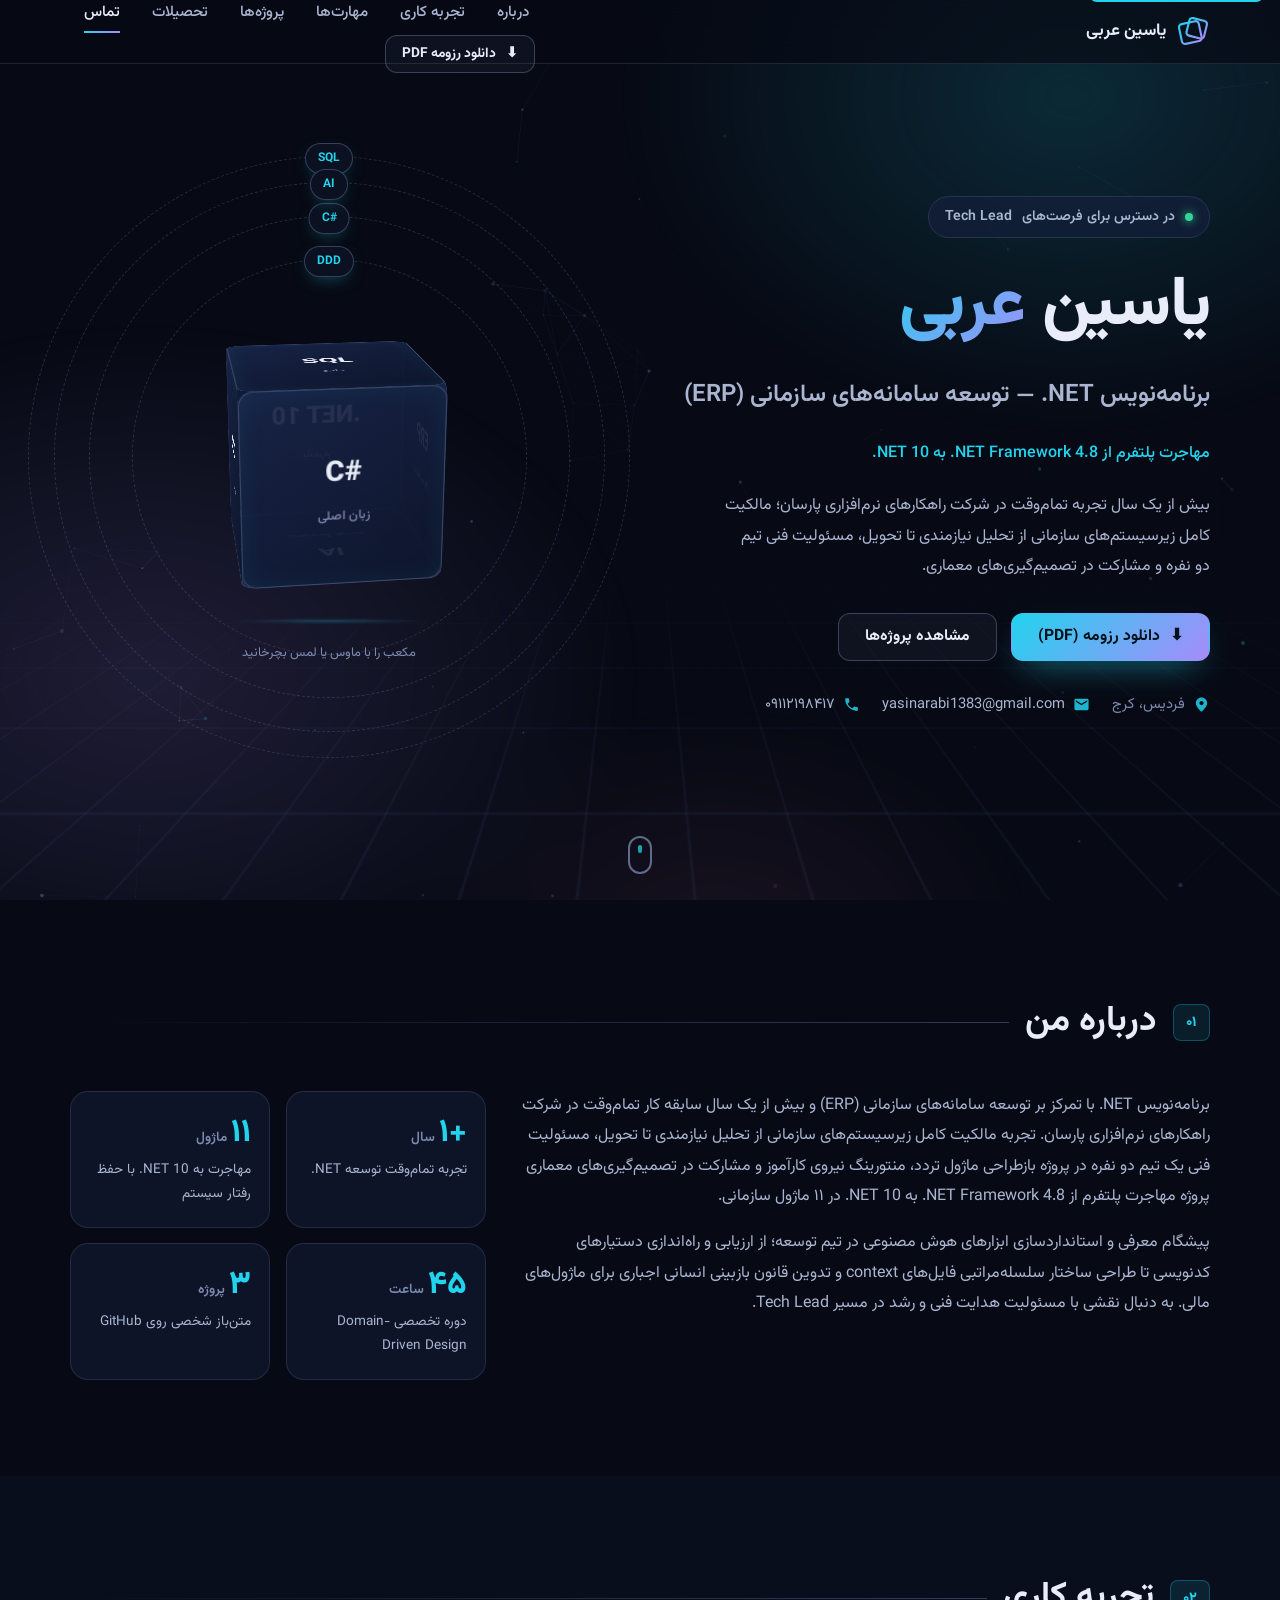
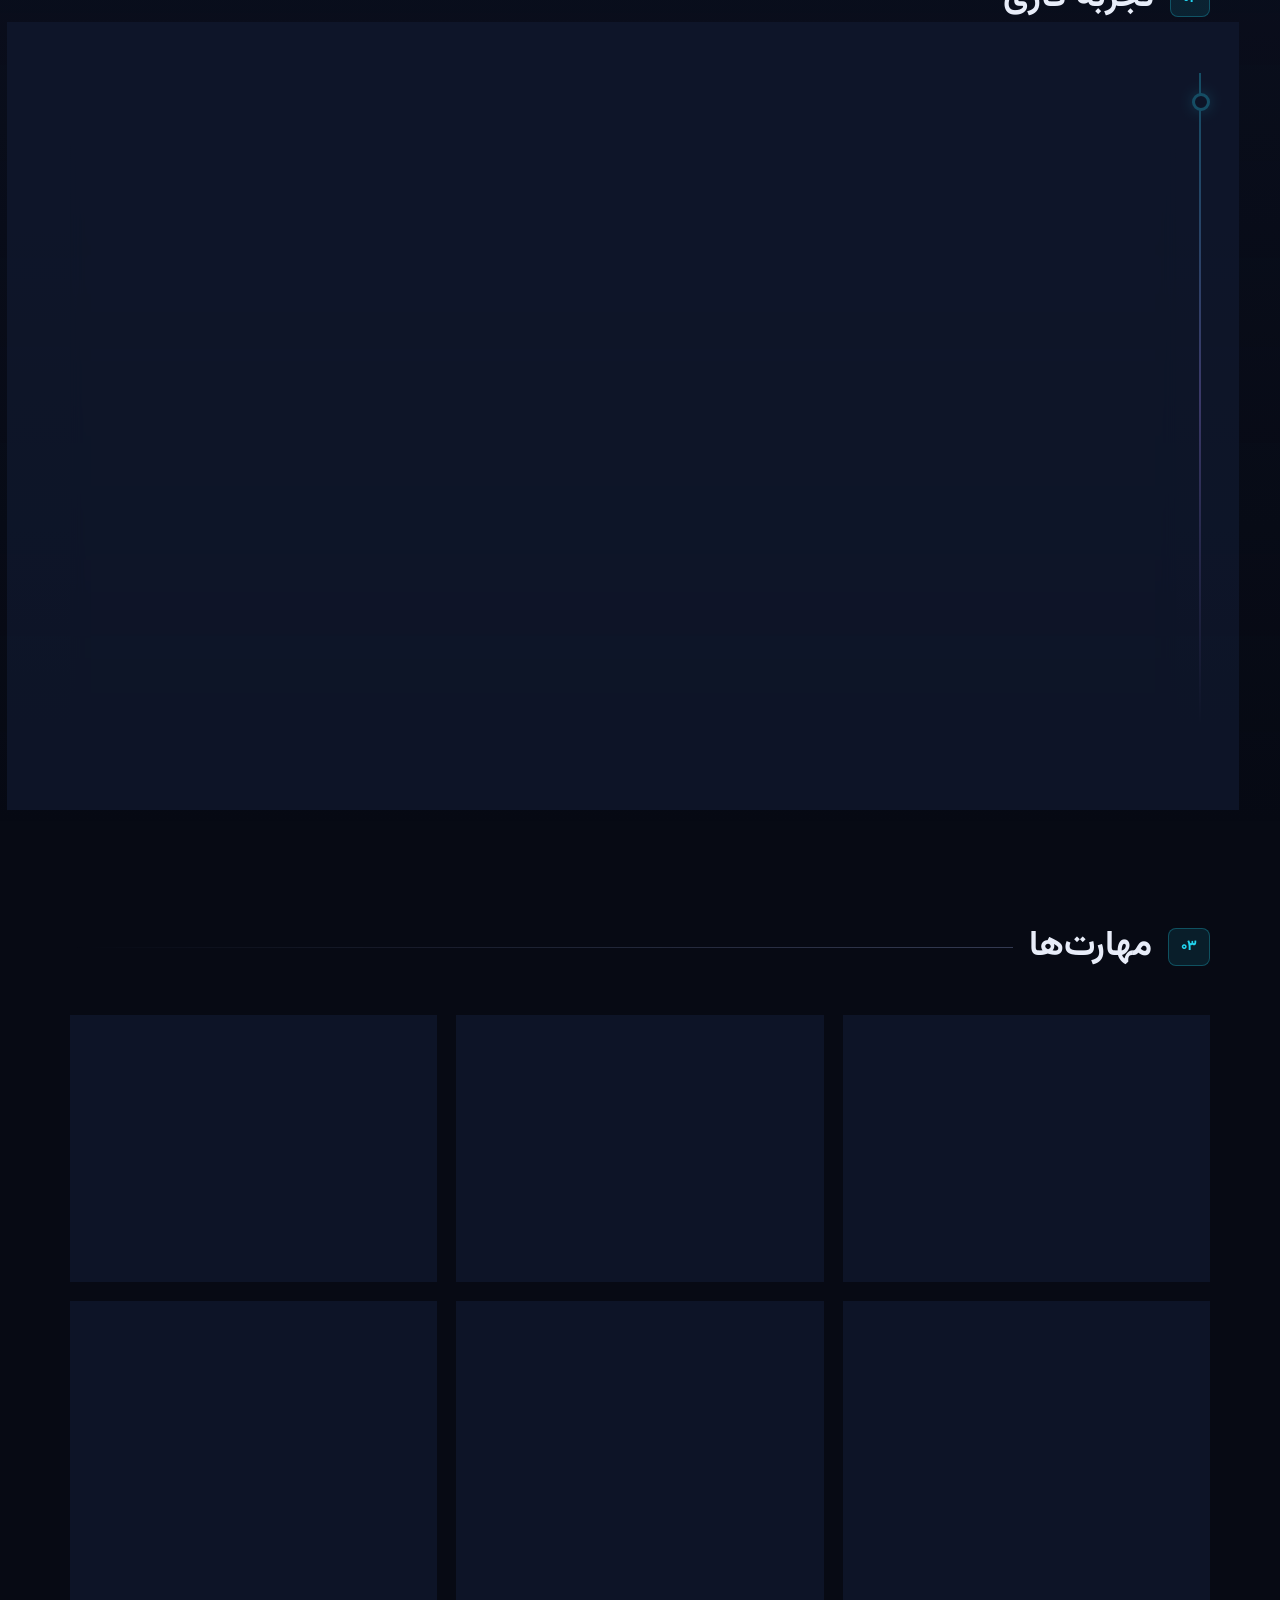
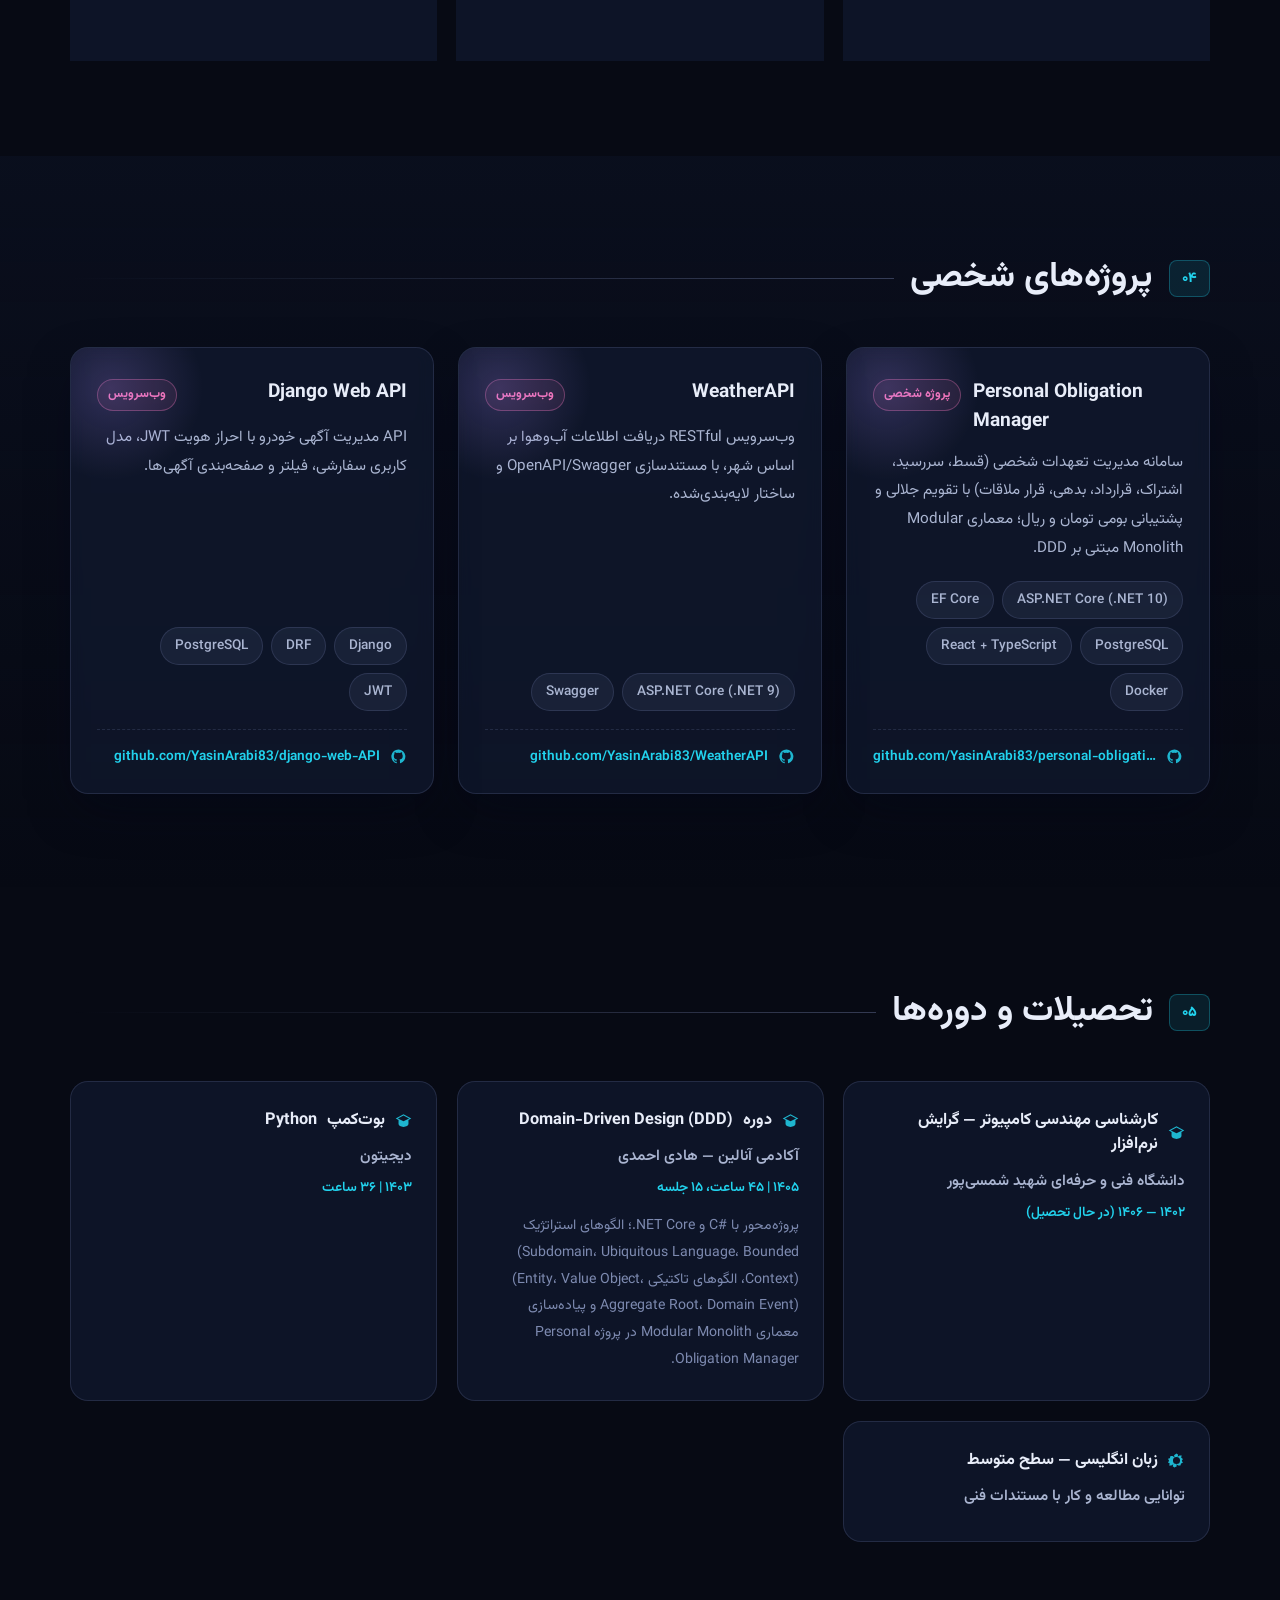
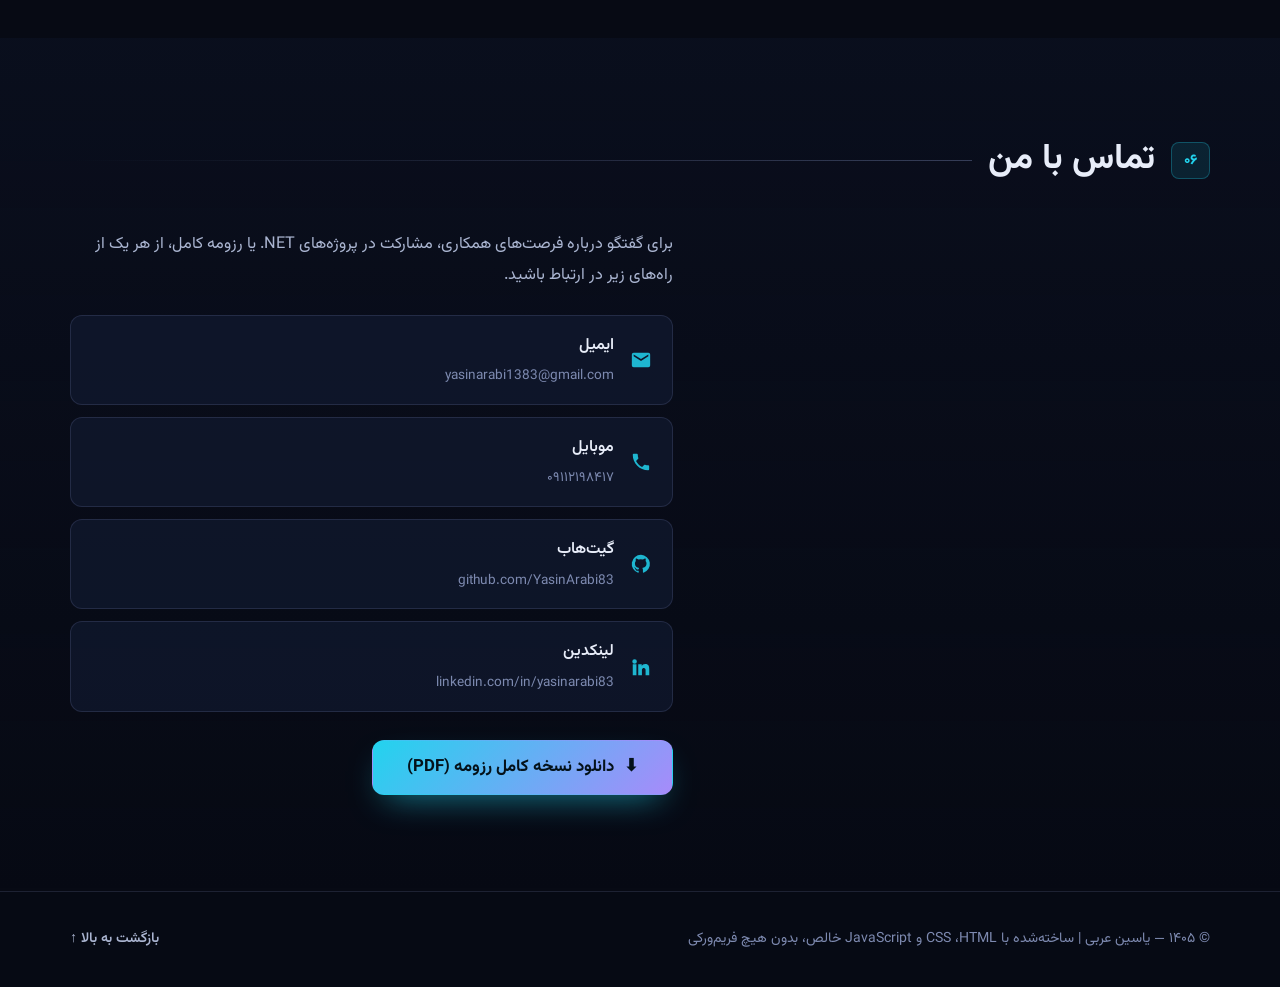
<file: resume-site/index.html>
<!DOCTYPE html>
<html lang="fa" dir="rtl">
<head>
  <meta charset="UTF-8">
  <meta name="viewport" content="width=device-width, initial-scale=1.0">
  <title>یاسین عربی | برنامه‌نویس .NET — توسعه سامانه‌های سازمانی</title>
  <meta name="description" content="رزومه تعاملی یاسین عربی؛ برنامه‌نویس .NET با تمرکز بر توسعه سامانه‌های سازمانی (ERP)، مهاجرت پلتفرم به .NET 10، معماری DDD و Modular Monolith.">
  <meta name="theme-color" content="#070a14">
  <meta property="og:title" content="یاسین عربی | برنامه‌نویس .NET">
  <meta property="og:description" content="توسعه سامانه‌های سازمانی (ERP) — مهاجرت .NET، معماری DDD و ابزارهای هوش مصنوعی در توسعه نرم‌افزار.">
  <meta property="og:type" content="profile">
  <meta property="og:locale" content="fa_IR">
  <link rel="icon" href="data:image/svg+xml,%3Csvg xmlns='http://www.w3.org/2000/svg' viewBox='0 0 64 64'%3E%3Cdefs%3E%3ClinearGradient id='g' x1='0' y1='0' x2='1' y2='1'%3E%3Cstop offset='0' stop-color='%2322d3ee'/%3E%3Cstop offset='1' stop-color='%23a78bfa'/%3E%3C/linearGradient%3E%3C/defs%3E%3Crect x='8' y='14' width='38' height='38' rx='6' fill='none' stroke='url(%23g)' stroke-width='4' transform='rotate(-12 27 33)'/%3E%3Crect x='22' y='8' width='34' height='34' rx='6' fill='none' stroke='url(%23g)' stroke-width='4' transform='rotate(14 39 25)'/%3E%3C/svg%3E">
  <link rel="preload" href="assets/fonts/Vazirmatn-Regular.woff2" as="font" type="font/woff2" crossorigin>
  <link rel="preload" href="assets/fonts/Vazirmatn-Bold.woff2" as="font" type="font/woff2" crossorigin>
  <link rel="stylesheet" href="css/main.css">
  <script type="application/ld+json">
  {
    "@context": "https://schema.org",
    "@type": "Person",
    "name": "یاسین عربی",
    "jobTitle": "برنامه‌نویس .NET — توسعه سامانه‌های سازمانی",
    "email": "yasinarabi1383@gmail.com",
    "telephone": "+989112198417",
    "address": { "@type": "PostalAddress", "addressLocality": "فردیس، کرج", "addressCountry": "IR" },
    "sameAs": [
      "https://github.com/YasinArabi83",
      "https://www.linkedin.com/in/yasinarabi83"
    ]
  }
  </script>
</head>
<body>
  <a class="skip-link" href="#about">پرش به محتوای اصلی</a>
  <div class="scroll-progress" aria-hidden="true"><span id="scrollProgressBar"></span></div>
  <canvas id="spaceCanvas" class="space-canvas" aria-hidden="true"></canvas>

  <!-- ============ هدر و ناوبری ============ -->
  <header class="site-header">
    <div class="container nav-wrap">
      <a class="brand" href="#top" aria-label="بازگشت به بالای صفحه">
        <svg class="brand-logo" viewBox="0 0 64 64" aria-hidden="true">
          <defs>
            <linearGradient id="brandGrad" x1="0" y1="0" x2="1" y2="1">
              <stop offset="0" stop-color="#22d3ee"/><stop offset="1" stop-color="#a78bfa"/>
            </linearGradient>
          </defs>
          <rect x="8" y="14" width="38" height="38" rx="6" fill="none" stroke="url(#brandGrad)" stroke-width="4" transform="rotate(-12 27 33)"/>
          <rect x="22" y="8" width="34" height="34" rx="6" fill="none" stroke="url(#brandGrad)" stroke-width="4" transform="rotate(14 39 25)"/>
        </svg>
        <span class="brand-name">یاسین عربی</span>
      </a>
      <button class="nav-toggle" id="navToggle" aria-expanded="false" aria-controls="mainNav" aria-label="باز و بسته کردن منوی ناوبری">
        <span class="nav-toggle-bar"></span><span class="nav-toggle-bar"></span><span class="nav-toggle-bar"></span>
      </button>
      <nav id="mainNav" class="main-nav" aria-label="ناوبری اصلی">
        <ul class="nav-list">
          <li><a class="nav-link" href="#about">درباره</a></li>
          <li><a class="nav-link" href="#experience">تجربه کاری</a></li>
          <li><a class="nav-link" href="#skills">مهارت‌ها</a></li>
          <li><a class="nav-link" href="#projects">پروژه‌ها</a></li>
          <li><a class="nav-link" href="#education">تحصیلات</a></li>
          <li><a class="nav-link" href="#contact">تماس</a></li>
        </ul>
        <a class="btn btn-outline btn-sm nav-cta" href="assets/resume-yasin-arabi.pdf" download>
          <span aria-hidden="true">⬇</span> دانلود رزومه PDF
        </a>
      </nav>
    </div>
  </header>

  <main id="top">
    <!-- ============ بخش قهرمان (Hero) با صحنه سه‌بعدی ============ -->
    <section class="hero" id="home" aria-label="معرفی">
      <div class="hero-aurora" aria-hidden="true"></div>
      <div class="grid-floor" aria-hidden="true"></div>
      <div class="container hero-grid">
        <div class="hero-copy">
          <p class="hero-kicker reveal"><span class="dot"></span> در دسترس برای فرصت‌های <bdi>Tech Lead</bdi></p>
          <h1 class="hero-title reveal" style="--d:.08s">
            یاسین <span class="grad-text">عربی</span>
          </h1>
          <p class="hero-role reveal" style="--d:.16s">برنامه‌نویس <bdi>.NET</bdi> — توسعه سامانه‌های سازمانی <bdi>(ERP)</bdi></p>
          <p class="hero-taglines reveal" style="--d:.24s" aria-live="polite">
            <span class="tagline is-active">مهاجرت پلتفرم از <bdi>.NET Framework 4.8</bdi> به <bdi>.NET 10</bdi></span>
            <span class="tagline">معماری <bdi>Modular Monolith</bdi> و <bdi>DDD</bdi></span>
            <span class="tagline">استانداردسازی ابزارهای هوش مصنوعی در تیم توسعه</span>
          </p>
          <p class="hero-summary reveal" style="--d:.32s">
            بیش از یک سال تجربه تمام‌وقت در شرکت راهکارهای نرم‌افزاری پارسان؛ مالکیت کامل زیرسیستم‌های سازمانی
            از تحلیل نیازمندی تا تحویل، مسئولیت فنی تیم دو نفره و مشارکت در تصمیم‌گیری‌های معماری.
          </p>
          <div class="hero-actions reveal" style="--d:.4s">
            <a class="btn btn-primary" href="assets/resume-yasin-arabi.pdf" download>
              <span aria-hidden="true">⬇</span> دانلود رزومه (PDF)
            </a>
            <a class="btn btn-outline" href="#projects">مشاهده پروژه‌ها</a>
          </div>
          <ul class="hero-meta reveal" style="--d:.48s">
            <li>
              <svg class="meta-icon" viewBox="0 0 24 24" aria-hidden="true"><path d="M12 2C7.6 2 4 5.6 4 10c0 5.4 7 11.5 7.4 11.9.4.3.9.3 1.2 0C13 21.5 20 15.4 20 10c0-4.4-3.6-8-8-8Zm0 11a3 3 0 1 1 0-6 3 3 0 0 1 0 6Z"/></svg>
              فردیس، کرج
            </li>
            <li>
              <svg class="meta-icon" viewBox="0 0 24 24" aria-hidden="true"><path d="M20 4H4a2 2 0 0 0-2 2v12a2 2 0 0 0 2 2h16a2 2 0 0 0 2-2V6a2 2 0 0 0-2-2Zm0 4-8 5-8-5V6l8 5 8-5v2Z"/></svg>
              <a href="mailto:yasinarabi1383@gmail.com"><span dir="ltr">yasinarabi1383@gmail.com</span></a>
            </li>
            <li>
              <svg class="meta-icon" viewBox="0 0 24 24" aria-hidden="true"><path d="M6.6 10.8c1.4 2.8 3.8 5.1 6.6 6.6l2.2-2.2c.3-.3.7-.4 1-.2 1.1.4 2.3.6 3.5.6.6 0 1 .4 1 1V20c0 .6-.4 1-1 1C10.6 21 3 13.4 3 4c0-.6.4-1 1-1h3.5c.6 0 1 .4 1 1 0 1.2.2 2.4.6 3.5.1.4 0 .8-.2 1l-2.3 2.3Z"/></svg>
              <a href="tel:+989112198417">۰۹۱۱۲۱۹۸۴۱۷</a>
            </li>
          </ul>
        </div>

        <div class="hero-scene" aria-hidden="true">
          <div class="scene" id="heroScene">
            <div class="orbit orbit-a"><span class="orbit-chip">C#</span></div>
            <div class="orbit orbit-b"><span class="orbit-chip">SQL</span></div>
            <div class="orbit orbit-c"><span class="orbit-chip">DDD</span></div>
            <div class="orbit orbit-d"><span class="orbit-chip">AI</span></div>
            <div class="cube-stage" id="cubeStage">
              <div class="cube" id="heroCube" role="img" aria-label="مکعب چرخان مهارت‌ها">
                <figure class="cube-face cube-front"><bdi>C#</bdi><small>زبان اصلی</small></figure>
                <figure class="cube-face cube-back"><bdi>.NET 10</bdi><small>پلتفرم</small></figure>
                <figure class="cube-face cube-right"><bdi>ERP</bdi><small>سامانه سازمانی</small></figure>
                <figure class="cube-face cube-left"><bdi>DDD</bdi><small>معماری</small></figure>
                <figure class="cube-face cube-top"><bdi>SQL</bdi><small>داده</small></figure>
                <figure class="cube-face cube-bottom"><bdi>AI</bdi><small>دستیار کدنویسی</small></figure>
              </div>
              <div class="cube-shadow"></div>
            </div>
            <p class="cube-hint">مکعب را با ماوس یا لمس بچرخانید</p>
          </div>
        </div>
      </div>
      <a class="scroll-cue" href="#about" aria-label="اسکرول به بخش درباره من">
        <span class="scroll-cue-mouse"><span class="scroll-cue-wheel"></span></span>
      </a>
    </section>

    <!-- ============ درباره من ============ -->
    <section class="section" id="about" aria-labelledby="aboutTitle">
      <div class="container">
        <header class="section-head reveal">
          <span class="section-index">۰۱</span>
          <h2 class="section-title" id="aboutTitle">درباره من</h2>
          <span class="section-line" aria-hidden="true"></span>
        </header>
        <div class="about-grid">
          <div class="about-text reveal">
            <p>
              برنامه‌نویس <bdi>.NET</bdi> با تمرکز بر توسعه سامانه‌های سازمانی <bdi>(ERP)</bdi> و بیش از یک سال سابقه کار
              تمام‌وقت در شرکت راهکارهای نرم‌افزاری پارسان. تجربه مالکیت کامل زیرسیستم‌های سازمانی از تحلیل نیازمندی
              تا تحویل، مسئولیت فنی یک تیم دو نفره در پروژه بازطراحی ماژول تردد، منتورینگ نیروی کارآموز و مشارکت در
              تصمیم‌گیری‌های معماری پروژه مهاجرت پلتفرم از <bdi>.NET Framework 4.8</bdi> به <bdi>.NET 10</bdi> در ۱۱ ماژول سازمانی.
            </p>
            <p>
              پیشگام معرفی و استانداردسازی ابزارهای هوش مصنوعی در تیم توسعه؛ از ارزیابی و راه‌اندازی دستیارهای
              کدنویسی تا طراحی ساختار سلسله‌مراتبی فایل‌های <bdi>context</bdi> و تدوین قانون بازبینی انسانی اجباری
              برای ماژول‌های مالی. به دنبال نقشی با مسئولیت هدایت فنی و رشد در مسیر <bdi>Tech Lead</bdi>.
            </p>
          </div>
          <ul class="stats" role="list">
            <li class="stat-card reveal" style="--d:.05s" data-tilt>
              <span class="stat-value">+۱<small>سال</small></span>
              <span class="stat-label">تجربه تمام‌وقت توسعه <bdi>.NET</bdi></span>
            </li>
            <li class="stat-card reveal" style="--d:.12s" data-tilt>
              <span class="stat-value">۱۱<small>ماژول</small></span>
              <span class="stat-label">مهاجرت به <bdi>.NET 10</bdi> با حفظ رفتار سیستم</span>
            </li>
            <li class="stat-card reveal" style="--d:.19s" data-tilt>
              <span class="stat-value">۴۵<small>ساعت</small></span>
              <span class="stat-label">دوره تخصصی <bdi>Domain-Driven Design</bdi></span>
            </li>
            <li class="stat-card reveal" style="--d:.26s" data-tilt>
              <span class="stat-value">۳<small>پروژه</small></span>
              <span class="stat-label">متن‌باز شخصی روی <bdi>GitHub</bdi></span>
            </li>
          </ul>
        </div>
      </div>
    </section>

    <!-- ============ تجربه کاری ============ -->
    <section class="section section-alt" id="experience" aria-labelledby="expTitle">
      <div class="container">
        <header class="section-head reveal">
          <span class="section-index">۰۲</span>
          <h2 class="section-title" id="expTitle">تجربه کاری</h2>
          <span class="section-line" aria-hidden="true"></span>
        </header>
        <div class="timeline">
          <article class="timeline-item reveal" data-tilt>
            <div class="timeline-marker" aria-hidden="true"></div>
            <div class="timeline-card">
              <header class="timeline-head">
                <h3 class="timeline-role">برنامه‌نویس <bdi>.NET</bdi></h3>
                <p class="timeline-date">
                  <svg class="meta-icon" viewBox="0 0 24 24" aria-hidden="true"><path d="M7 2v2H5a2 2 0 0 0-2 2v14a2 2 0 0 0 2 2h14a2 2 0 0 0 2-2V6a2 2 0 0 0-2-2h-2V2h-2v2H9V2H7Zm-2 6h14v12H5V8Z"/></svg>
                  تیر ۱۴۰۴ — اکنون
                </p>
              </header>
              <p class="timeline-org">
                <svg class="meta-icon" viewBox="0 0 24 24" aria-hidden="true"><path d="M12 7V5a2 2 0 0 0-2-2H4a2 2 0 0 0-2 2v4h2V5h6v2H8v10a3 3 0 0 0 6 0V9a1 1 0 0 1 2 0v11h2V9a3 3 0 0 0-6 0v8a1 1 0 0 1-2 0V7h2Z"/></svg>
                شرکت راهکارهای نرم‌افزاری پارسان — تهران
              </p>
              <p class="timeline-intro">
                پارسان ارائه‌دهنده راهکارهای یکپارچه <bdi>ERP</bdi>، اتوماسیون اداری، منابع انسانی و <bdi>BPMS</bdi> تحت وب
                با بیش از دو دهه سابقه در پروژه‌های کلان کشور است. حوزه فعالیت من: سامانه <bdi>ParsanERP</bdi>.
              </p>
              <ul class="timeline-points">
                <li>
                  <strong>مسئول فنی تیم دو نفره</strong> در پروژه بازطراحی ماژول تردد (حضور و غیاب): تحلیل وضعیت موجود،
                  تقسیم و برآورد تسک‌ها، هماهنگی فنی و بازبینی کد خروجی تیم.
                </li>
                <li>
                  <strong>منتور نیروی کارآموز</strong> تیم توسعه: آموزش ساختار کدبیس و استانداردهای تیم، بررسی کد و
                  پاسخ‌گویی فنی در طول دوره کارآموزی.
                </li>
                <li>
                  <strong>تحلیل، طراحی و پیاده‌سازی زیرسیستم مجامع و مدیریت جلسات از صفر</strong>: جمع‌آوری نیازمندی‌ها،
                  طراحی مدل داده، پیاده‌سازی لایه دسترسی به داده و رابط کاربری، و تحویل به کاربران واحد مجامع.
                </li>
                <li>
                  <strong>مشارکت فعال در مهاجرت پلتفرم</strong> از <bdi>.NET Framework 4.8</bdi> به <bdi>.NET 10 / ASP.NET Core</bdi>
                  در ۱۱ ماژول سازمانی (پرسنلی، ارزیابی عملکرد، آموزش، ساختار سازمانی، امور حقوقی، خودرو، تردد، مالی و
                  حقوق‌ودستمزد، کارتابل و…): استخراج <bdi>Razor Class Library</bdi>های مستقل، پیکربندی <bdi>Razor Runtime
                  Compilation</bdi> و ارتقای کتابخانه‌های شخص‌ثالث در مقیاس بزرگ (از جمله <bdi>ClosedXML</bdi> در ۱۳۸ فایل)
                  با حفظ کامل رفتار سیستم.
                </li>
                <li>
                  <strong>پیشگام معرفی ابزارهای هوش مصنوعی</strong> در تیم توسعه: ارزیابی و راه‌اندازی چند دستیار کدنویسی
                  مبتنی بر <bdi>AI</bdi>، طراحی ساختار سلسله‌مراتبی فایل‌های <bdi>context</bdi> برای کنترل مصرف توکن در
                  کدبیس بزرگ، و تدوین قانون بازبینی انسانی اجباری پیش از اعمال تغییرات خودکار در ماژول‌های مالی — که به
                  تسریع محسوس فرآیند مهاجرت و کاهش زمان تسک‌های تکراری تیم منجر شد.
                </li>
                <li>
                  <strong>توسعه و نگهداری زیرسیستم‌های امور حقوقی و شرکت‌داری</strong>، شامل ماژول امضای دیجیتال مبتنی بر
                  <bdi>OpenXML</bdi> برای درج <bdi>SDT</bdi> در اسناد <bdi>Word</bdi>.
                </li>
                <li>
                  <strong>توسعه ویجت امتیاز ارزیابی عملکرد</strong> در داشبورد پرسنل: تجمیع امتیاز ارزیابی عمومی و
                  اختصاصی آخرین دوره از چند جدول مرتبط، با در نظر گرفتن سلسله‌مراتب مدیر مستقیم و سطح دسترسی کاربر جاری.
                </li>
              </ul>
            </div>
          </article>
        </div>
      </div>
    </section>

    <!-- ============ مهارت‌ها ============ -->
    <section class="section" id="skills" aria-labelledby="skillsTitle">
      <div class="container">
        <header class="section-head reveal">
          <span class="section-index">۰۳</span>
          <h2 class="section-title" id="skillsTitle">مهارت‌ها</h2>
          <span class="section-line" aria-hidden="true"></span>
        </header>
        <div class="skills-grid">
          <section class="skill-card reveal" style="--d:.05s" aria-labelledby="skLang">
            <h3 class="skill-title" id="skLang">
              <svg class="meta-icon" viewBox="0 0 24 24" aria-hidden="true"><path d="m9.4 16.6-.3.9c1.3.2 2.7 0 3.9-.7l-1-1c-.9.4-1.8.6-2.6.8Zm7.2-8.5c.9 2.4.5 5-1 7l.7.7c2-2.5 2.4-5.9 1-8.8l-.7 1.1ZM7 13.7l.8.8c1.5-2.5 1.9-5.5.9-8.2l-.9.9c.5 1.9.4 3.9-.8 6.5Zm5.6-8.5-.9.9c2.4.5 4.4 2.1 5.4 4.4l1-.4c-1.2-3-4-5-7.2-5.3l.7.4ZM6.4 15.3l-.6.6c.7 1.2 1.7 2.2 2.9 2.9l.3-1c-.9-.5-1.7-1.3-2.2-2.2l-.4-.3Zm3.1-5.7-.9.9c.2 2.3 1.2 4.4 2.9 5.9l.3-1.1c-1.3-1.2-2.1-2.9-2.3-4.7v-1Z"/></svg>
              زبان‌های برنامه‌نویسی
            </h3>
            <ul class="chips" role="list">
              <li class="chip chip-strong">C# <em>اصلی</em></li>
              <li class="chip">Python</li>
              <li class="chip">JavaScript</li>
              <li class="chip">T-SQL</li>
            </ul>
          </section>
          <section class="skill-card reveal" style="--d:.1s" aria-labelledby="skFrame">
            <h3 class="skill-title" id="skFrame">
              <svg class="meta-icon" viewBox="0 0 24 24" aria-hidden="true"><path d="M11 2 3 14h6l-1 8 9-12h-6l1-8h-1Z"/></svg>
              فریم‌ورک‌ها
            </h3>
            <ul class="chips" role="list">
              <li class="chip">ASP.NET Core</li>
              <li class="chip">.NET 8/10</li>
              <li class="chip">ASP.NET MVC</li>
              <li class="chip">Entity Framework</li>
              <li class="chip">SignalR</li>
              <li class="chip">Django <em>مقدماتی</em></li>
            </ul>
          </section>
          <section class="skill-card reveal" style="--d:.15s" aria-labelledby="skDb">
            <h3 class="skill-title" id="skDb">
              <svg class="meta-icon" viewBox="0 0 24 24" aria-hidden="true"><ellipse cx="12" cy="5" rx="8" ry="3"/><path d="M4 5v6c0 1.7 3.6 3 8 3s8-1.3 8-3V5M4 11v6c0 1.7 3.6 3 8 3s8-1.3 8-3v-6"/></svg>
              پایگاه داده
            </h3>
            <ul class="chips" role="list">
              <li class="chip chip-strong">SQL Server</li>
              <li class="chip">طراحی مدل داده</li>
              <li class="chip">Stored Procedure</li>
              <li class="chip">بهینه‌سازی کوئری و رفع <bdi>N+1</bdi></li>
              <li class="chip">مدیریت منطق سه‌وضعیتی <bdi>NULL</bdi></li>
            </ul>
          </section>
          <section class="skill-card reveal" style="--d:.2s" aria-labelledby="skFront">
            <h3 class="skill-title" id="skFront">
              <svg class="meta-icon" viewBox="0 0 24 24" aria-hidden="true"><path d="M8.5 9.5 5 6l3.5-3.5M5 6h11a4 4 0 0 1 4 4v1m-4.5 3.5L19 18l-3.5 3.5M19 18H8a4 4 0 0 1-4-4v-1"/></svg>
              فرانت‌اند
            </h3>
            <ul class="chips" role="list">
              <li class="chip">HTML5</li>
              <li class="chip">CSS3</li>
              <li class="chip">Bootstrap</li>
              <li class="chip">jQuery</li>
              <li class="chip">Razor Views</li>
            </ul>
          </section>
          <section class="skill-card reveal" style="--d:.25s" aria-labelledby="skArch">
            <h3 class="skill-title" id="skArch">
              <svg class="meta-icon" viewBox="0 0 24 24" aria-hidden="true"><path d="M12 3 3 8v8l9 5 9-5V8l-9-5Zm0 2.3L18.8 9 12 12.7 5.2 9 12 5.3Z"/></svg>
              معماری و الگوها
            </h3>
            <ul class="chips" role="list">
              <li class="chip chip-strong">Domain-Driven Design</li>
              <li class="chip">Layered Architecture</li>
              <li class="chip">Modular Monolith</li>
              <li class="chip">Repository Pattern</li>
              <li class="chip">Dependency Injection</li>
              <li class="chip">Razor Class Library</li>
              <li class="chip">Middleware و Action Filter سفارشی</li>
            </ul>
          </section>
          <section class="skill-card reveal" style="--d:.3s" aria-labelledby="skTools">
            <h3 class="skill-title" id="skTools">
              <svg class="meta-icon" viewBox="0 0 24 24" aria-hidden="true"><path d="m21.7 18.3-6.1-6.1a5 5 0 0 0-7.1-6.7l2.8 2.8-1.4 1.4L7 6.9a5 5 0 0 0 6.7 7.1l6.1 6.1c.4.4 1 .4 1.4 0l.5-.5c.4-.4.4-1 0-1.4Z"/></svg>
              ابزار و فرآیند
            </h3>
            <ul class="chips" role="list">
              <li class="chip">Git</li>
              <li class="chip">TFS / Azure DevOps</li>
              <li class="chip">Visual Studio</li>
              <li class="chip">Code Review</li>
              <li class="chip">دستیارهای کدنویسی AI</li>
            </ul>
          </section>
        </div>
      </div>
    </section>

    <!-- ============ پروژه‌ها ============ -->
    <section class="section section-alt" id="projects" aria-labelledby="projTitle">
      <div class="container">
        <header class="section-head reveal">
          <span class="section-index">۰۴</span>
          <h2 class="section-title" id="projTitle">پروژه‌های شخصی</h2>
          <span class="section-line" aria-hidden="true"></span>
        </header>
        <div class="projects-grid">
          <article class="project-card reveal" style="--d:.05s" data-tilt>
            <div class="project-glow" aria-hidden="true"></div>
            <header class="project-head">
              <h3 class="project-name" dir="ltr">Personal Obligation Manager</h3>
              <p class="project-type">پروژه شخصی</p>
            </header>
            <p class="project-desc">
              سامانه مدیریت تعهدات شخصی (قسط، سررسید، اشتراک، قرارداد، بدهی، قرار ملاقات) با تقویم جلالی و
              پشتیبانی بومی تومان و ریال؛ معماری <bdi>Modular Monolith</bdi> مبتنی بر <bdi>DDD</bdi>.
            </p>
            <ul class="chips" role="list">
              <li class="chip">ASP.NET Core (.NET 10)</li>
              <li class="chip">EF Core</li>
              <li class="chip">PostgreSQL</li>
              <li class="chip">React + TypeScript</li>
              <li class="chip">Docker</li>
            </ul>
            <a class="project-link" href="https://github.com/YasinArabi83/personal-obligation-manager" target="_blank" rel="noopener noreferrer">
              <svg class="meta-icon" viewBox="0 0 24 24" aria-hidden="true"><path d="M12 2a10 10 0 0 0-3.2 19.5c.5.1.7-.2.7-.5v-1.7c-2.8.6-3.4-1.4-3.4-1.4-.4-1.2-1.1-1.5-1.1-1.5-.9-.6 0-.6 0-.6 1 .1 1.5 1 1.5 1 .9 1.5 2.3 1.1 2.9.8.1-.6.4-1.1.6-1.3-2.2-.3-4.6-1.1-4.6-5 0-1.1.4-2 1-2.7-.1-.2-.4-1.2.1-2.5 0 0 .8-.3 2.7 1a9.4 9.4 0 0 1 5 0c1.9-1.3 2.7-1 2.7-1 .5 1.3.2 2.3.1 2.5.6.7 1 1.6 1 2.7 0 3.9-2.4 4.7-4.6 5 .4.3.7.9.7 1.9v2.8c0 .3.2.6.7.5A10 10 0 0 0 12 2Z"/></svg>
              <span dir="ltr">github.com/YasinArabi83/personal-obligation-manager</span>
            </a>
          </article>

          <article class="project-card reveal" style="--d:.12s" data-tilt>
            <div class="project-glow" aria-hidden="true"></div>
            <header class="project-head">
              <h3 class="project-name" dir="ltr">WeatherAPI</h3>
              <p class="project-type">وب‌سرویس</p>
            </header>
            <p class="project-desc">
              وب‌سرویس <bdi>RESTful</bdi> دریافت اطلاعات آب‌وهوا بر اساس شهر، با مستندسازی <bdi>OpenAPI/Swagger</bdi>
              و ساختار لایه‌بندی‌شده.
            </p>
            <ul class="chips" role="list">
              <li class="chip">ASP.NET Core (.NET 9)</li>
              <li class="chip">Swagger</li>
            </ul>
            <a class="project-link" href="https://github.com/YasinArabi83/WeatherAPI" target="_blank" rel="noopener noreferrer">
              <svg class="meta-icon" viewBox="0 0 24 24" aria-hidden="true"><path d="M12 2a10 10 0 0 0-3.2 19.5c.5.1.7-.2.7-.5v-1.7c-2.8.6-3.4-1.4-3.4-1.4-.4-1.2-1.1-1.5-1.1-1.5-.9-.6 0-.6 0-.6 1 .1 1.5 1 1.5 1 .9 1.5 2.3 1.1 2.9.8.1-.6.4-1.1.6-1.3-2.2-.3-4.6-1.1-4.6-5 0-1.1.4-2 1-2.7-.1-.2-.4-1.2.1-2.5 0 0 .8-.3 2.7 1a9.4 9.4 0 0 1 5 0c1.9-1.3 2.7-1 2.7-1 .5 1.3.2 2.3.1 2.5.6.7 1 1.6 1 2.7 0 3.9-2.4 4.7-4.6 5 .4.3.7.9.7 1.9v2.8c0 .3.2.6.7.5A10 10 0 0 0 12 2Z"/></svg>
              <span dir="ltr">github.com/YasinArabi83/WeatherAPI</span>
            </a>
          </article>

          <article class="project-card reveal" style="--d:.19s" data-tilt>
            <div class="project-glow" aria-hidden="true"></div>
            <header class="project-head">
              <h3 class="project-name" dir="ltr">Django Web API</h3>
              <p class="project-type">وب‌سرویس</p>
            </header>
            <p class="project-desc">
              <bdi>API</bdi> مدیریت آگهی خودرو با احراز هویت <bdi>JWT</bdi>، مدل کاربری سفارشی، فیلتر و صفحه‌بندی آگهی‌ها.
            </p>
            <ul class="chips" role="list">
              <li class="chip">Django</li>
              <li class="chip">DRF</li>
              <li class="chip">PostgreSQL</li>
              <li class="chip">JWT</li>
            </ul>
            <a class="project-link" href="https://github.com/YasinArabi83/django-web-API" target="_blank" rel="noopener noreferrer">
              <svg class="meta-icon" viewBox="0 0 24 24" aria-hidden="true"><path d="M12 2a10 10 0 0 0-3.2 19.5c.5.1.7-.2.7-.5v-1.7c-2.8.6-3.4-1.4-3.4-1.4-.4-1.2-1.1-1.5-1.1-1.5-.9-.6 0-.6 0-.6 1 .1 1.5 1 1.5 1 .9 1.5 2.3 1.1 2.9.8.1-.6.4-1.1.6-1.3-2.2-.3-4.6-1.1-4.6-5 0-1.1.4-2 1-2.7-.1-.2-.4-1.2.1-2.5 0 0 .8-.3 2.7 1a9.4 9.4 0 0 1 5 0c1.9-1.3 2.7-1 2.7-1 .5 1.3.2 2.3.1 2.5.6.7 1 1.6 1 2.7 0 3.9-2.4 4.7-4.6 5 .4.3.7.9.7 1.9v2.8c0 .3.2.6.7.5A10 10 0 0 0 12 2Z"/></svg>
              <span dir="ltr">github.com/YasinArabi83/django-web-API</span>
            </a>
          </article>
        </div>
      </div>
    </section>

    <!-- ============ تحصیلات و دوره‌ها ============ -->
    <section class="section" id="education" aria-labelledby="eduTitle">
      <div class="container">
        <header class="section-head reveal">
          <span class="section-index">۰۵</span>
          <h2 class="section-title" id="eduTitle">تحصیلات و دوره‌ها</h2>
          <span class="section-line" aria-hidden="true"></span>
        </header>
        <div class="edu-grid">
          <section class="edu-card reveal" style="--d:.05s" data-tilt aria-labelledby="eduUni">
            <h3 class="edu-title" id="eduUni">
              <svg class="meta-icon" viewBox="0 0 24 24" aria-hidden="true"><path d="M12 3 1 9l4 2.2V17c0 2.2 3.1 4 7 4s7-1.8 7-4v-5.8L23 9 12 3Zm0 2.1L19.9 9 12 12.9 4.1 9 12 5.1Z"/></svg>
              کارشناسی مهندسی کامپیوتر — گرایش نرم‌افزار
            </h3>
            <p class="edu-org">دانشگاه فنی و حرفه‌ای شهید شمسی‌پور</p>
            <p class="edu-date">۱۴۰۲ — ۱۴۰۶ (در حال تحصیل)</p>
          </section>

          <section class="edu-card reveal" style="--d:.12s" data-tilt aria-labelledby="eduDdd">
            <h3 class="edu-title" id="eduDdd">
              <svg class="meta-icon" viewBox="0 0 24 24" aria-hidden="true"><path d="M12 3 1 9l4 2.2V17c0 2.2 3.1 4 7 4s7-1.8 7-4v-5.8L23 9 12 3Zm0 2.1L19.9 9 12 12.9 4.1 9 12 5.1Z"/></svg>
              دوره <bdi>Domain-Driven Design (DDD)</bdi>
            </h3>
            <p class="edu-org">آکادمی آنالین — هادی احمدی</p>
            <p class="edu-date">۱۴۰۵ | ۴۵ ساعت، ۱۵ جلسه</p>
            <p class="edu-note">
              پروژه‌محور با <bdi>C#</bdi> و <bdi>.NET Core</bdi>؛ الگوهای استراتژیک <bdi>(Subdomain، Ubiquitous Language،
              Bounded Context)</bdi>، الگوهای تاکتیکی <bdi>(Entity، Value Object، Aggregate Root، Domain Event)</bdi> و
              پیاده‌سازی معماری <bdi>Modular Monolith</bdi> در پروژه <bdi>Personal Obligation Manager</bdi>.
            </p>
          </section>

          <section class="edu-card reveal" style="--d:.19s" data-tilt aria-labelledby="eduPy">
            <h3 class="edu-title" id="eduPy">
              <svg class="meta-icon" viewBox="0 0 24 24" aria-hidden="true"><path d="M12 3 1 9l4 2.2V17c0 2.2 3.1 4 7 4s7-1.8 7-4v-5.8L23 9 12 3Zm0 2.1L19.9 9 12 12.9 4.1 9 12 5.1Z"/></svg>
              بوت‌کمپ <bdi>Python</bdi>
            </h3>
            <p class="edu-org">دیجیتون</p>
            <p class="edu-date">۱۴۰۳ | ۳۶ ساعت</p>
          </section>

          <section class="edu-card reveal" style="--d:.26s" data-tilt aria-labelledby="eduLang">
            <h3 class="edu-title" id="eduLang">
              <svg class="meta-icon" viewBox="0 0 24 24" aria-hidden="true"><path d="m12 2 2.4 1.8-.9 3 2.9-1.9h3l-.9 3L21 9.9l-1.5 2.6 1.5 2.6-2.6 1-.9 3h-3l-2.9-1.9.9 3L9 22l-2.4-1.8.9-3-2.9 1.9h-3l.9-3L0 14.9l1.5-2.6L0 9.7l2.6-1 .9-3h3l2.9 1.9-.9-3L12 2Zm0 5a5 5 0 1 0 0 10 5 5 0 0 0 0-10Z"/></svg>
              زبان انگلیسی — سطح متوسط
            </h3>
            <p class="edu-org">توانایی مطالعه و کار با مستندات فنی</p>
          </section>
        </div>
      </div>
    </section>

    <!-- ============ تماس ============ -->
    <section class="section section-alt" id="contact" aria-labelledby="contactTitle">
      <div class="container">
        <header class="section-head reveal">
          <span class="section-index">۰۶</span>
          <h2 class="section-title" id="contactTitle">تماس با من</h2>
          <span class="section-line" aria-hidden="true"></span>
        </header>
        <div class="contact-grid">
          <div class="bizcard-scene reveal" style="--d:.08s">
            <div class="bizcard" data-tilt data-tilt-flip>
              <div class="bizcard-face bizcard-front">
                <span class="bizcard-logo" aria-hidden="true">
                  <svg viewBox="0 0 64 64"><defs><linearGradient id="bcGrad" x1="0" y1="0" x2="1" y2="1"><stop offset="0" stop-color="#22d3ee"/><stop offset="1" stop-color="#a78bfa"/></linearGradient></defs><rect x="8" y="14" width="38" height="38" rx="6" fill="none" stroke="url(#bcGrad)" stroke-width="4" transform="rotate(-12 27 33)"/><rect x="22" y="8" width="34" height="34" rx="6" fill="none" stroke="url(#bcGrad)" stroke-width="4" transform="rotate(14 39 25)"/></svg>
                </span>
                <strong class="bizcard-name">یاسین عربی</strong>
                <span class="bizcard-role">برنامه‌نویس <bdi>.NET</bdi> — توسعه سامانه‌های سازمانی</span>
                <span class="bizcard-hint">برای دیدن اطلاعات تماس، کارت را لمس یا hover کنید</span>
              </div>
              <div class="bizcard-face bizcard-back" aria-hidden="true">
                <ul class="bizcard-list">
                  <li><span>ایمیل</span><a href="mailto:yasinarabi1383@gmail.com" dir="ltr">yasinarabi1383@gmail.com</a></li>
                  <li><span>موبایل</span><a href="tel:+989112198417" dir="ltr">0911 219 8417</a></li>
                  <li><span>گیت‌هاب</span><a href="https://github.com/YasinArabi83" target="_blank" rel="noopener noreferrer" dir="ltr">github.com/YasinArabi83</a></li>
                  <li><span>لینکدین</span><a href="https://www.linkedin.com/in/yasinarabi83" target="_blank" rel="noopener noreferrer" dir="ltr">in/yasinarabi83</a></li>
                  <li><span>محل سکونت</span><span class="bizcard-val">فردیس، کرج</span></li>
                </ul>
              </div>
            </div>
          </div>
          <div class="contact-actions reveal" style="--d:.16s">
            <p class="contact-lead">
              برای گفتگو درباره فرصت‌های همکاری، مشارکت در پروژه‌های <bdi>.NET</bdi> یا رزومه کامل، از هر یک از
              راه‌های زیر در ارتباط باشید.
            </p>
            <div class="contact-links">
              <a class="contact-link" href="mailto:yasinarabi1383@gmail.com">
                <svg class="meta-icon" viewBox="0 0 24 24" aria-hidden="true"><path d="M20 4H4a2 2 0 0 0-2 2v12a2 2 0 0 0 2 2h16a2 2 0 0 0 2-2V6a2 2 0 0 0-2-2Zm0 4-8 5-8-5V6l8 5 8-5v2Z"/></svg>
                <span class="contact-link-label">ایمیل<span class="contact-link-val" dir="ltr">yasinarabi1383@gmail.com</span></span>
              </a>
              <a class="contact-link" href="tel:+989112198417">
                <svg class="meta-icon" viewBox="0 0 24 24" aria-hidden="true"><path d="M6.6 10.8c1.4 2.8 3.8 5.1 6.6 6.6l2.2-2.2c.3-.3.7-.4 1-.2 1.1.4 2.3.6 3.5.6.6 0 1 .4 1 1V20c0 .6-.4 1-1 1C10.6 21 3 13.4 3 4c0-.6.4-1 1-1h3.5c.6 0 1 .4 1 1 0 1.2.2 2.4.6 3.5.1.4 0 .8-.2 1l-2.3 2.3Z"/></svg>
                <span class="contact-link-label">موبایل<span class="contact-link-val">۰۹۱۱۲۱۹۸۴۱۷</span></span>
              </a>
              <a class="contact-link" href="https://github.com/YasinArabi83" target="_blank" rel="noopener noreferrer">
                <svg class="meta-icon" viewBox="0 0 24 24" aria-hidden="true"><path d="M12 2a10 10 0 0 0-3.2 19.5c.5.1.7-.2.7-.5v-1.7c-2.8.6-3.4-1.4-3.4-1.4-.4-1.2-1.1-1.5-1.1-1.5-.9-.6 0-.6 0-.6 1 .1 1.5 1 1.5 1 .9 1.5 2.3 1.1 2.9.8.1-.6.4-1.1.6-1.3-2.2-.3-4.6-1.1-4.6-5 0-1.1.4-2 1-2.7-.1-.2-.4-1.2.1-2.5 0 0 .8-.3 2.7 1a9.4 9.4 0 0 1 5 0c1.9-1.3 2.7-1 2.7-1 .5 1.3.2 2.3.1 2.5.6.7 1 1.6 1 2.7 0 3.9-2.4 4.7-4.6 5 .4.3.7.9.7 1.9v2.8c0 .3.2.6.7.5A10 10 0 0 0 12 2Z"/></svg>
                <span class="contact-link-label">گیت‌هاب<span class="contact-link-val" dir="ltr">github.com/YasinArabi83</span></span>
              </a>
              <a class="contact-link" href="https://www.linkedin.com/in/yasinarabi83" target="_blank" rel="noopener noreferrer">
                <svg class="meta-icon" viewBox="0 0 24 24" aria-hidden="true"><path d="M4.98 3.5A2.5 2.5 0 1 1 5 8.5a2.5 2.5 0 0 1 0-5ZM3 9h4v12H3V9Zm6 0h3.8v1.7h.1c.5-1 1.8-2 3.7-2 3.9 0 4.4 2.6 4.4 6V21h-4v-5.5c0-1.5-.5-2.5-1.9-2.5-1.1 0-1.8.8-2 1.5-.1.3-.1.6-.1 1V21H9V9Z"/></svg>
                <span class="contact-link-label">لینکدین<span class="contact-link-val" dir="ltr">linkedin.com/in/yasinarabi83</span></span>
              </a>
            </div>
            <a class="btn btn-primary btn-lg" href="assets/resume-yasin-arabi.pdf" download>
              <span aria-hidden="true">⬇</span> دانلود نسخه کامل رزومه (PDF)
            </a>
          </div>
        </div>
      </div>
    </section>
  </main>

  <!-- ============ پاورقی ============ -->
  <footer class="site-footer">
    <div class="container footer-wrap">
      <p class="footer-copy">© ۱۴۰۵ — یاسین عربی | ساخته‌شده با <bdi>HTML</bdi>، <bdi>CSS</bdi> و <bdi>JavaScript</bdi> خالص، بدون هیچ فریم‌ورکی</p>
      <a class="footer-top" href="#top">
        بازگشت به بالا <span aria-hidden="true">↑</span>
      </a>
    </div>
  </footer>

  <script src="js/main.js" defer></script>
</body>
</html>
</file>
<file: assets/css/main.css>
/* ============================================================
   main.css — «میز کار برنامه‌نویس»
   تم تیرهٔ IDE (الهام از GitHub Dark) — کاملاً RTL و ریسپانسیو
   ============================================================ */

/* ---------- فونت‌ها ---------- */
@font-face {
  font-family: 'Vazirmatn';
  src: url('../fonts/Vazirmatn-Regular.woff2') format('woff2');
  font-weight: 400; font-style: normal; font-display: swap;
}
@font-face {
  font-family: 'Vazirmatn';
  src: url('../fonts/Vazirmatn-Medium.woff2') format('woff2');
  font-weight: 500; font-style: normal; font-display: swap;
}
@font-face {
  font-family: 'Vazirmatn';
  src: url('../fonts/Vazirmatn-SemiBold.woff2') format('woff2');
  font-weight: 600; font-style: normal; font-display: swap;
}
@font-face {
  font-family: 'Vazirmatn';
  src: url('../fonts/Vazirmatn-Bold.woff2') format('woff2');
  font-weight: 700; font-style: normal; font-display: swap;
}
@font-face {
  font-family: 'Vazirmatn';
  src: url('../fonts/Vazirmatn-ExtraBold.woff2') format('woff2');
  font-weight: 800; font-style: normal; font-display: swap;
}

/* ---------- توکن‌ها ---------- */
:root {
  --bg-0: #0d1117;
  --bg-1: #10151d;
  --bg-2: #131923;
  --panel: #131923;
  --panel-deep: #0b0f16;
  --border: #232c3a;
  --border-strong: #313d52;
  --text: #e8eef6;
  --text-dim: #a3adbd;
  --text-faint: #6e7987;

  --green: #3fb950;
  --green-bright: #7ee787;
  --green-dim: rgba(63, 185, 80, 0.13);
  --amber: #e3b341;
  --amber-dim: rgba(227, 179, 65, 0.14);
  --red: #ff7b72;
  --orange: #ffa657;

  --sans: 'Vazirmatn', 'Segoe UI', Tahoma, sans-serif;
  --mono: 'Cascadia Code', 'JetBrains Mono', ui-monospace, 'SF Mono', Consolas, Menlo, monospace;

  --radius: 14px;
  --radius-sm: 9px;
  --container: 1140px;
  --topbar-h: 64px;

  --shadow-card: 0 12px 32px rgba(0, 0, 0, 0.35);
  --glow-green: 0 0 0 1px rgba(63, 185, 80, 0.35), 0 8px 30px rgba(63, 185, 80, 0.12);
}

/* ---------- پایه ---------- */
*, *::before, *::after { box-sizing: border-box; }

html {
  color-scheme: dark;
  scroll-behavior: smooth;
  scroll-padding-top: calc(var(--topbar-h) + 12px);
}

body {
  margin: 0;
  min-height: 100vh;
  min-height: 100svh;
  display: flex;
  flex-direction: column;
  background: var(--bg-0);
  color: var(--text);
  font-family: var(--sans);
  font-size: 16px;
  line-height: 1.8;
  -webkit-font-smoothing: antialiased;
  text-rendering: optimizeLegibility;
}

main { flex: 1 0 auto; }

img, svg { display: inline-block; vertical-align: middle; }
a { color: inherit; text-decoration: none; }
button { font-family: inherit; }
ul, ol { margin: 0; padding: 0; list-style: none; }
h1, h2, h3, h4, p { margin: 0; }

.mono { font-family: var(--mono); }
.en { direction: ltr; unicode-bidi: isolate; }

::selection { background: rgba(63, 185, 80, 0.32); color: #fff; }

:focus-visible {
  outline: 2px solid var(--green);
  outline-offset: 3px;
  border-radius: 4px;
}

::-webkit-scrollbar { width: 10px; height: 10px; }
::-webkit-scrollbar-track { background: var(--bg-0); }
::-webkit-scrollbar-thumb { background: #2a3342; border-radius: 6px; border: 2px solid var(--bg-0); }
::-webkit-scrollbar-thumb:hover { background: #3a4757; }
html { scrollbar-width: thin; scrollbar-color: #2a3342 var(--bg-0); }

.skip-link {
  position: fixed;
  top: -60px;
  inset-inline-start: 16px;
  z-index: 100;
  padding: 10px 18px;
  background: var(--green);
  color: #06220c;
  font-weight: 700;
  border-radius: 8px;
  transition: top 0.25s ease;
}
.skip-link:focus { top: 12px; }

.progress-bar {
  position: fixed;
  top: 0;
  inset-inline: 0;
  height: 2px;
  z-index: 80;
  background: linear-gradient(90deg, var(--green), var(--green-bright), var(--amber));
  transform-origin: right;
  transform: scaleX(0);
  pointer-events: none;
}

/* ---------- دکمه‌ها ---------- */
.btn {
  display: inline-flex;
  align-items: center;
  justify-content: center;
  gap: 8px;
  padding: 11px 22px;
  border-radius: 10px;
  border: 1px solid transparent;
  font-weight: 600;
  font-size: 14.5px;
  cursor: pointer;
  transition: transform 0.2s ease, box-shadow 0.2s ease, background 0.2s ease, border-color 0.2s ease;
  min-height: 44px;
}
.btn svg { width: 17px; height: 17px; }
.btn-primary {
  background: var(--green);
  color: #06230d;
}
.btn-primary:hover { background: var(--green-bright); transform: translateY(-2px); box-shadow: 0 10px 28px rgba(63, 185, 80, 0.28); }
.btn-ghost {
  background: rgba(255, 255, 255, 0.03);
  color: var(--text);
  border-color: var(--border-strong);
}
.btn-ghost:hover { border-color: var(--green); color: var(--green-bright); transform: translateY(-2px); }
.btn-sm { padding: 7px 14px; font-size: 13px; min-height: 38px; border-radius: 8px; }

/* ---------- نوار بالایی ---------- */
.topbar {
  position: fixed;
  top: 0;
  inset-inline: 0;
  z-index: 70;
  background: rgba(13, 17, 23, 0.72);
  -webkit-backdrop-filter: blur(14px);
  backdrop-filter: blur(14px);
  border-bottom: 1px solid transparent;
  transition: border-color 0.3s ease, background 0.3s ease;
}
.topbar.scrolled { border-bottom-color: var(--border); background: rgba(13, 17, 23, 0.9); }

.topbar-inner {
  max-width: var(--container);
  margin-inline: auto;
  height: var(--topbar-h);
  padding-inline: clamp(16px, 4vw, 32px);
  display: flex;
  align-items: center;
  gap: 20px;
}

.brand {
  display: flex;
  align-items: center;
  gap: 8px;
  color: var(--green-bright);
  font-weight: 600;
  font-size: 15px;
}
.brand-icon { width: 22px; height: 22px; color: var(--green); }
.brand-caret { color: var(--green); animation: blink 1.1s steps(1) infinite; }

.nav { display: flex; align-items: center; gap: 4px; margin-inline-start: auto; }
.nav-link {
  padding: 8px 13px;
  border-radius: 8px;
  font-size: 14px;
  color: var(--text-dim);
  transition: color 0.2s ease, background 0.2s ease;
  white-space: nowrap;
}
.nav-link:hover { color: var(--text); background: rgba(255, 255, 255, 0.05); }
.nav-link.active { color: var(--green-bright); background: var(--green-dim); }
.nav-cmt { color: var(--green); margin-inline-end: 4px; font-size: 12px; opacity: 0.85; }

.topbar-actions { display: flex; align-items: center; gap: 10px; }
.menu-toggle {
  display: none;
  width: 42px;
  height: 42px;
  border-radius: 10px;
  border: 1px solid var(--border-strong);
  background: transparent;
  color: var(--text);
  cursor: pointer;
  align-items: center;
  justify-content: center;
  transition: border-color 0.2s ease, color 0.2s ease, background 0.2s ease;
}
.menu-toggle:hover { border-color: var(--green); color: var(--green-bright); background: var(--green-dim); }
.menu-toggle svg { width: 20px; height: 20px; }

/* ---------- منوی کشویی موبایل (از چپ) ---------- */
body.menu-open { overflow: hidden; }

.menu-backdrop {
  display: none;
  position: fixed;
  inset: 0;
  z-index: 85;
  background: rgba(4, 8, 13, 0.62);
  -webkit-backdrop-filter: blur(3px);
  backdrop-filter: blur(3px);
  opacity: 0;
  visibility: hidden;
  transition: opacity 0.32s ease, visibility 0.32s ease;
}
.menu-backdrop.show { opacity: 1; visibility: visible; }

.nav-drawer {
  display: none;
  position: fixed;
  top: 0;
  bottom: 0;
  left: 0;
  z-index: 90;
  width: min(86vw, 340px);
  flex-direction: column;
  background: linear-gradient(180deg, #10161f 0%, #0b0f16 100%);
  border-inline-end: 1px solid var(--border-strong);
  box-shadow: 24px 0 60px rgba(0, 0, 0, 0.55);
  transform: translateX(-106%);
  visibility: hidden;
  transition: transform 0.42s cubic-bezier(0.22, 0.9, 0.3, 1), visibility 0.42s ease;
  overscroll-behavior: contain;
}
.nav-drawer.open { transform: translateX(0); visibility: visible; }

.drawer-head {
  display: flex;
  align-items: center;
  gap: 10px;
  padding: 14px 16px;
  border-bottom: 1px solid var(--border);
  background: rgba(255, 255, 255, 0.02);
}
.drawer-lights { display: inline-flex; gap: 6px; flex: none; }
.drawer-lights i { width: 10px; height: 10px; border-radius: 50%; }
.drawer-lights i:nth-child(1) { background: var(--red); }
.drawer-lights i:nth-child(2) { background: var(--amber); }
.drawer-lights i:nth-child(3) { background: var(--green); }
.drawer-title {
  flex: 1;
  min-width: 0;
  text-align: center;
  font-size: 12.5px;
  color: var(--text-dim);
  white-space: nowrap;
  overflow: hidden;
  text-overflow: ellipsis;
}
.drawer-close {
  flex: none;
  width: 34px;
  height: 34px;
  border-radius: 8px;
  display: grid;
  place-items: center;
  background: rgba(255, 255, 255, 0.04);
  border: 1px solid var(--border);
  color: var(--text-dim);
  cursor: pointer;
  transition: color 0.2s ease, border-color 0.2s ease, background 0.2s ease;
}
.drawer-close:hover { color: var(--text); border-color: var(--border-strong); background: rgba(255, 255, 255, 0.08); }
.drawer-close svg { width: 15px; height: 15px; }

.drawer-body {
  flex: 1;
  min-height: 0;
  overflow-y: auto;
  padding: 12px;
  display: flex;
  flex-direction: column;
  gap: 3px;
}
.drawer-link {
  display: flex;
  align-items: center;
  gap: 12px;
  min-height: 50px;
  padding: 10px 14px;
  border-radius: 10px;
  color: var(--text-dim);
  opacity: 0;
  transform: translateX(-20px);
  transition: opacity 0.28s ease, transform 0.36s cubic-bezier(0.2, 0.85, 0.3, 1), background 0.18s ease, color 0.18s ease;
}
.nav-drawer.open .drawer-link {
  opacity: 1;
  transform: translateX(0);
  transition-delay: calc(140ms + var(--i, 0) * 55ms), calc(140ms + var(--i, 0) * 55ms), 0s, 0s;
}
.dl-num { flex: none; width: 26px; text-align: center; font-size: 12px; font-weight: 700; color: var(--green); }
.dl-label { flex: 1; min-width: 0; font-size: 15.5px; font-weight: 600; }
.dl-slug { flex: none; font-size: 11.5px; color: var(--text-faint); }
.drawer-link:hover,
.drawer-link:focus-visible { background: var(--green-dim); color: var(--text); }
.drawer-link:hover .dl-slug,
.drawer-link:focus-visible .dl-slug { color: var(--green); }
.drawer-link.active { background: var(--green-dim); color: var(--green-bright); }
.drawer-link.active .dl-num { color: var(--green-bright); }
.drawer-link.active .dl-slug { color: var(--green); }

.drawer-foot {
  display: grid;
  gap: 10px;
  padding: 14px 14px max(14px, env(safe-area-inset-bottom));
  border-top: 1px solid var(--border);
  background: rgba(255, 255, 255, 0.015);
}
.drawer-pdf {
  display: flex;
  align-items: center;
  justify-content: center;
  gap: 9px;
  min-height: 48px;
  border-radius: 10px;
  background: var(--green);
  color: #06230d;
  font-weight: 700;
  font-size: 14.5px;
  transition: background 0.2s ease, transform 0.2s ease;
}
.drawer-pdf:hover { background: var(--green-bright); transform: translateY(-1px); }
.drawer-pdf svg { width: 17px; height: 17px; }
.drawer-contact { display: flex; gap: 7px; }
.drawer-contact a {
  flex: 1;
  display: inline-flex;
  align-items: center;
  justify-content: center;
  gap: 7px;
  min-height: 42px;
  padding: 8px 4px;
  border-radius: 9px;
  border: 1px solid var(--border);
  background: rgba(255, 255, 255, 0.02);
  color: var(--text-dim);
  font-size: 13px;
  font-weight: 600;
  transition: color 0.2s ease, border-color 0.2s ease, background 0.2s ease;
}
.drawer-contact a:hover { color: var(--green-bright); border-color: var(--green); background: var(--green-dim); }
.drawer-contact svg { width: 15px; height: 15px; flex: none; }

/* ---------- هیرو ---------- */
.hero {
  position: relative;
  min-height: 100vh;
  min-height: 100svh;
  display: flex;
  flex-direction: column;
  overflow: hidden;
  background: radial-gradient(120% 90% at 78% 12%, #16221b 0%, var(--bg-0) 55%);
}

.hero-canvas-wrap {
  position: absolute;
  inset: 0;
  opacity: 0;
  transition: opacity 1.1s ease;
}
.hero-canvas-wrap.ready { opacity: 1; }
.hero-canvas-wrap.no3d { opacity: 1; }

#scene3d {
  width: 100%;
  height: 100%;
  display: block;
  touch-action: pan-y;
  cursor: grab;
}
#scene3d.grabbing { cursor: grabbing; }
#scene3d.pointing { cursor: pointer; }

  .hero::after {
  content: '';
  position: absolute;
  inset: 0;
  z-index: 1;
  pointer-events: none;
  background: linear-gradient(to left, rgba(10, 13, 18, 0.62) 0%, rgba(10, 13, 18, 0.22) 42%, rgba(10, 13, 18, 0) 64%);
}

.hero-fallback[hidden] { display: none !important; }
.hero-fallback {
  position: absolute;
  inset: 0;
  z-index: 0;
  display: flex;
  flex-direction: column;
  align-items: center;
  justify-content: center;
  gap: 18px;
  padding: 24px;
  text-align: center;
  color: var(--text-dim);
  font-size: 14.5px;
  background: var(--bg-0);
}
.hero-fallback svg { width: min(560px, 92%); height: auto; border-radius: 16px; border: 1px solid var(--border); }

.hotspots {
  position: absolute;
  inset: 0;
  z-index: 3;
  pointer-events: none;
  direction: rtl;
  transition: opacity 0.3s ease;
}
/* هنگام چرخش صحنه، شماره‌ها سریع محو می‌شوند تا «جا زدن» و پرششان دیده نشود؛
   بعد از نشستن دوربین با محوِ نرم برمی‌گردند */
.hotspots.moving {
  opacity: 0;
  transition: opacity 0.09s linear;
}
.hotspots.moving .hotspot { pointer-events: none; }
.hotspot {
  position: absolute;
  left: 0;
  top: 0;
  transform: translate(-50%, -50%);
  will-change: transform;
  display: flex;
  align-items: center;
  gap: 7px;
  direction: rtl;
  pointer-events: auto;
  background: none;
  border: none;
  padding: 0;
  cursor: pointer;
  color: var(--text);
}
.hs-dot {
  width: 27px;
  height: 27px;
  border-radius: 50%;
  display: grid;
  place-items: center;
  background: rgba(13, 17, 23, 0.88);
  border: 1.5px solid var(--green);
  color: var(--green-bright);
  font-family: var(--mono);
  font-size: 12.5px;
  font-weight: 700;
  box-shadow: 0 0 14px rgba(63, 185, 80, 0.35);
  transition: transform 0.2s ease, background 0.2s ease;
  flex: none;
}
.hotspot::before {
  content: '';
  position: absolute;
  right: 13.5px;
  top: 13.5px;
  width: 27px;
  height: 27px;
  border-radius: 50%;
  border: 1.5px solid rgba(63, 185, 80, 0.6);
  transform: translate(50%, -50%);
  animation: hs-pulse 2.6s ease-out infinite;
  pointer-events: none;
}
.hs-label {
  font-size: 12.5px;
  font-weight: 600;
  padding: 4px 11px;
  border-radius: 99px;
  background: rgba(13, 17, 23, 0.9);
  border: 1px solid var(--border-strong);
  white-space: nowrap;
  transition: border-color 0.2s ease, color 0.2s ease;
}
.hotspot:hover .hs-dot, .hotspot:focus-visible .hs-dot { background: var(--green); color: #06220c; transform: scale(1.12); }
.hotspot:hover .hs-label, .hotspot:focus-visible .hs-label { border-color: var(--green); color: var(--green-bright); }

.hero-copy {
  position: relative;
  z-index: 2;
  max-width: 560px;
  margin-top: calc(var(--topbar-h) + clamp(20px, 7vh, 72px));
  margin-inline-start: clamp(16px, 5vw, 64px);
  margin-inline-end: auto;
  padding: clamp(18px, 3vw, 30px);
  pointer-events: none;
}
.hero-copy > * { pointer-events: auto; width: fit-content; max-width: 100%; }
.hero-copy .hero-desc, .hero-copy .hero-meta { pointer-events: none; }

.hero-available {
  display: inline-flex;
  align-items: center;
  gap: 8px;
  font-size: 13px;
  font-weight: 600;
  color: var(--green-bright);
  background: var(--green-dim);
  border: 1px solid rgba(63, 185, 80, 0.35);
  padding: 5px 14px;
  border-radius: 99px;
  white-space: nowrap;
}
.pulse-dot {
  width: 8px;
  height: 8px;
  border-radius: 50%;
  background: var(--green);
  box-shadow: 0 0 0 0 rgba(63, 185, 80, 0.55);
  animation: pulse 2s ease-out infinite;
}

.hero-name {
  font-size: clamp(2.3rem, 5.5vw, 3.8rem);
  font-weight: 800;
  line-height: 1.25;
  margin-top: 14px;
  text-shadow: 0 4px 40px rgba(0, 0, 0, 0.6);
}

.hero-role {
  margin-top: 10px;
  font-size: clamp(1.05rem, 2.6vw, 1.4rem);
  color: var(--green-bright);
  font-weight: 600;
}
.type-caret { color: var(--green); animation: blink 1s steps(1) infinite; margin-inline-start: 2px; }

.hero-desc {
  margin-top: 12px;
  color: var(--text-dim);
  font-size: clamp(13.5px, 1.6vw, 15px);
  max-width: 46ch;
  line-height: 1.95;
}

.hero-meta { display: flex; flex-wrap: wrap; gap: 8px; margin-top: 14px; }
.meta-chip {
  display: inline-flex;
  align-items: center;
  gap: 7px;
  font-size: 12.5px;
  color: var(--text-dim);
  background: rgba(19, 25, 35, 0.75);
  border: 1px solid var(--border);
  padding: 5px 12px;
  border-radius: 99px;
}
.meta-chip svg { width: 14px; height: 14px; color: var(--amber); }

.hero-cta { display: flex; flex-wrap: wrap; gap: 12px; margin-top: 20px; }

.hero-legend {
  position: absolute;
  bottom: max(18px, env(safe-area-inset-bottom));
  inset-inline: 0;
  z-index: 4;
  display: flex;
  flex-wrap: wrap;
  justify-content: center;
  align-items: center;
  gap: 7px;
  padding-inline: 14px;
}
.legend-chip {
  display: inline-flex;
  align-items: center;
  gap: 7px;
  font-size: 12.5px;
  font-weight: 600;
  color: var(--text-dim);
  background: rgba(13, 17, 23, 0.82);
  border: 1px solid var(--border);
  padding: 6px 13px;
  border-radius: 99px;
  -webkit-backdrop-filter: blur(8px);
  backdrop-filter: blur(8px);
  transition: color 0.2s ease, border-color 0.2s ease, transform 0.2s ease;
}
.legend-chip b {
  font-family: var(--mono);
  font-weight: 700;
  color: var(--green);
  font-size: 12px;
}
.legend-chip:hover { color: var(--green-bright); border-color: var(--green); transform: translateY(-2px); }

.scroll-cue {
  position: absolute;
  bottom: 74px;
  inset-inline: 0;
  z-index: 3;
  display: flex;
  justify-content: center;
  align-items: center;
  gap: 8px;
  font-size: 12px;
  color: var(--text-faint);
  transition: color 0.2s ease;
}
.scroll-cue:hover { color: var(--green-bright); }
.scroll-cue svg { width: 15px; height: 15px; animation: bob 2.2s ease-in-out infinite; }

.hero-hint {
  position: absolute;
  bottom: 20px;
  inset-inline-start: 18px;
  z-index: 3;
  display: flex;
  align-items: center;
  gap: 7px;
  font-size: 11.5px;
  color: var(--text-dim);
  font-family: var(--mono);
  max-width: 250px;
  line-height: 1.7;
  background: rgba(13, 17, 23, 0.78);
  border: 1px solid var(--border);
  padding: 6px 12px;
  border-radius: 10px;
  -webkit-backdrop-filter: blur(6px);
  backdrop-filter: blur(6px);
}
.hero-hint svg { width: 15px; height: 15px; flex: none; color: var(--green); }

/* ---------- بخش‌ها ---------- */
.section { padding: clamp(68px, 10vw, 112px) 0; position: relative; }
.section-alt {
  background: var(--bg-1);
  background-image: radial-gradient(rgba(255, 255, 255, 0.028) 1px, transparent 1.6px);
  background-size: 26px 26px;
  border-block: 1px solid rgba(35, 44, 58, 0.6);
}

.container {
  max-width: var(--container);
  margin-inline: auto;
  padding-inline: clamp(16px, 4vw, 32px);
}

.section-head { margin-bottom: clamp(34px, 5vw, 52px); }
.section-label {
  color: var(--green);
  font-size: 13.5px;
  font-weight: 600;
  display: inline-block;
  padding: 4px 12px;
  background: var(--green-dim);
  border: 1px solid rgba(63, 185, 80, 0.28);
  border-radius: 7px;
  margin-bottom: 14px;
}
.section-head h2 {
  font-size: clamp(1.7rem, 4vw, 2.3rem);
  font-weight: 800;
  line-height: 1.4;
}
.section-sub { margin-top: 10px; color: var(--text-dim); font-size: 15px; max-width: 62ch; }

/* ---------- کارت ---------- */
.card {
  background: linear-gradient(180deg, var(--panel), var(--panel-deep));
  border: 1px solid var(--border);
  border-radius: var(--radius);
  box-shadow: var(--shadow-card);
}

/* ---------- درباره ---------- */
.about-grid {
  display: grid;
  grid-template-columns: 1.25fr 1fr;
  gap: 22px;
  align-items: stretch;
}

.terminal { display: flex; flex-direction: column; overflow: hidden; }
.term-bar {
  display: flex;
  align-items: center;
  gap: 7px;
  padding: 11px 15px;
  background: #1a202b;
  border-bottom: 1px solid var(--border);
}
.term-dot { width: 11px; height: 11px; border-radius: 50%; flex: none; }
.term-dot-red { background: #f85149; }
.term-dot-amber { background: #d29922; }
.term-dot-green { background: #2ea043; }
.term-title { font-size: 12px; color: var(--text-faint); margin-inline-start: 10px; }

.term-body { padding: 20px 22px 24px; font-size: 14.5px; display: grid; gap: 9px; }
.term-line { color: var(--text-dim); line-height: 2; }
.prompt { color: var(--green-bright); font-weight: 600; font-size: 13px; }
.term-cmd { color: var(--text); font-family: var(--mono); font-size: 13.5px; }

.json-card { display: flex; flex-direction: column; overflow: hidden; }
.tab-bar {
  display: flex;
  align-items: center;
  gap: 2px;
  padding: 8px 12px;
  background: #1a202b;
  border-bottom: 1px solid var(--border);
}
.tab {
  display: inline-flex;
  align-items: center;
  gap: 7px;
  font-size: 12px;
  color: var(--text-dim);
  background: var(--panel-deep);
  border: 1px solid var(--border);
  border-bottom-color: transparent;
  padding: 5px 13px;
  border-radius: 8px 8px 0 0;
}
.tab.active { color: var(--green-bright); border-color: var(--border-strong); }
.tab-icon { color: var(--amber); font-family: var(--mono); font-size: 11px; }

.json-body {
  margin: 0;
  padding: 20px;
  overflow-x: auto;
  font-size: 13px;
  line-height: 2;
  flex: 1;
  direction: ltr;
  text-align: left;
}
.tok-k { color: var(--red); }
.tok-s { color: #a5d6ff; }
.tok-p { color: var(--text-dim); }
.tok-b { color: var(--orange); font-weight: 700; }

.stats-grid {
  display: grid;
  grid-template-columns: repeat(4, 1fr);
  gap: 16px;
  margin-top: 22px;
}
.stat { padding: 22px 18px; text-align: center; position: relative; overflow: hidden; }
.stat::after {
  content: '';
  position: absolute;
  inset-inline: 20%;
  top: 0;
  height: 2px;
  background: linear-gradient(90deg, transparent, var(--green), transparent);
  opacity: 0.55;
}
.stat-value { font-size: 2.3rem; font-weight: 700; color: var(--green-bright); line-height: 1.3; }
.stat-suffix { color: var(--green); }
.stat-label { color: var(--text-dim); font-size: 12.5px; margin-top: 6px; line-height: 1.8; }

/* ---------- مهارت‌ها ---------- */
.skills-grid {
  display: grid;
  grid-template-columns: repeat(3, 1fr);
  gap: 18px;
}
.skill-group { padding: 24px 22px 20px; }
.skill-group-title {
  display: flex;
  align-items: center;
  gap: 10px;
  font-size: 15.5px;
  font-weight: 700;
  padding-bottom: 14px;
  margin-bottom: 16px;
  border-bottom: 1px dashed var(--border-strong);
  color: var(--amber);
}
.skill-group-title svg { width: 19px; height: 19px; flex: none; }

.skill-list { display: grid; gap: 14px; }
.skill { display: grid; grid-template-columns: auto 1fr; grid-template-rows: auto auto; column-gap: 12px; align-items: center; }
.skill-name { font-size: 13.5px; font-weight: 600; color: var(--text); direction: ltr; justify-self: start; }
.skill-note { font-size: 11.5px; color: var(--text-faint); justify-self: end; text-align: left; }
.bar { grid-column: 1 / -1; display: flex; gap: 3px; margin-top: 7px; }
.bar i {
  flex: 1;
  height: 7px;
  border-radius: 2px;
  background: #1d2530;
  border: 1px solid rgba(255, 255, 255, 0.03);
}
.bar i.on { background: linear-gradient(180deg, var(--green-bright), var(--green)); border-color: transparent; box-shadow: 0 0 8px rgba(63, 185, 80, 0.25); }

/* ---------- تجربه — git log ---------- */
.gitlog { position: relative; padding-inline-start: 44px; max-width: 880px; }
.gitlog::before {
  content: '';
  position: absolute;
  inset-inline-start: 13px;
  top: 14px;
  bottom: 14px;
  width: 2px;
  background: linear-gradient(180deg, var(--green), rgba(63, 185, 80, 0.15));
  border-radius: 2px;
}
.commit { position: relative; }
.commit + .commit { margin-top: 26px; }

.commit-node {
  position: absolute;
  inset-inline-start: -37px;
  top: 30px;
  width: 13px;
  height: 13px;
  border-radius: 50%;
  background: var(--bg-1);
  border: 2.5px solid var(--amber);
  z-index: 2;
}
.commit-node-head {
  border-color: var(--green);
  box-shadow: 0 0 0 5px var(--green-dim), 0 0 18px rgba(63, 185, 80, 0.45);
}

.commit-card { padding: 24px 26px; transition: border-color 0.25s ease, transform 0.25s ease; }
.commit-card:hover { border-color: rgba(63, 185, 80, 0.4); transform: translateX(-4px); }

.commit-meta { display: flex; align-items: center; flex-wrap: wrap; gap: 10px; margin-bottom: 10px; direction: ltr; justify-content: flex-start; }
.commit-hash { color: var(--red); font-size: 13.5px; font-weight: 600; }
.badge {
  font-family: var(--mono);
  font-size: 11px;
  font-weight: 600;
  padding: 2px 9px;
  border-radius: 99px;
  white-space: nowrap;
}
.badge-green { color: var(--green-bright); border: 1px solid rgba(63, 185, 80, 0.5); background: var(--green-dim); }
.badge-amber { color: var(--amber); border: 1px solid rgba(227, 179, 65, 0.5); background: var(--amber-dim); }
.commit-date { margin-inline-start: auto; color: var(--text-faint); font-size: 12.5px; font-family: var(--sans); direction: rtl; }

.commit-title { font-size: 1.25rem; font-weight: 800; }
.commit-org { color: var(--green-bright); font-size: 14px; font-weight: 600; margin-top: 5px; }
.commit-desc { color: var(--text-dim); font-size: 14px; margin-top: 12px; line-height: 2; }
.commit-points { display: grid; gap: 10px; margin-top: 16px; }
.commit-points li {
  position: relative;
  padding-inline-start: 22px;
  color: var(--text-dim);
  font-size: 14px;
  line-height: 2;
}
.commit-points li::before {
  content: '›';
  position: absolute;
  inset-inline-start: 4px;
  top: -1px;
  color: var(--green);
  font-weight: 700;
  font-size: 15px;
}
.commit-points .en { color: var(--text); }
.commit-tags { display: flex; flex-wrap: wrap; gap: 7px; margin-top: 18px; }
.tag {
  font-size: 11.5px;
  color: var(--text-dim);
  background: rgba(255, 255, 255, 0.03);
  border: 1px solid var(--border);
  padding: 3px 10px;
  border-radius: 6px;
}

/* ---------- پروژه‌ها ---------- */
.projects-grid { display: grid; grid-template-columns: repeat(3, 1fr); gap: 20px; }
.project { display: flex; flex-direction: column; overflow: hidden; position: relative; }
.project::before {
  content: '';
  position: absolute;
  top: 0;
  inset-inline: 0;
  height: 3px;
  background: var(--accent, var(--green));
  opacity: 0.9;
}
.project-bar {
  display: flex;
  align-items: center;
  gap: 6px;
  padding: 11px 14px;
  background: #1a202b;
  border-bottom: 1px solid var(--border);
}
.project-file { font-size: 11.5px; color: var(--text-faint); margin-inline-start: 8px; overflow: hidden; text-overflow: ellipsis; white-space: nowrap; }
.project-body { padding: 20px 22px 22px; display: flex; flex-direction: column; gap: 10px; flex: 1; }
.project-icon {
  width: 44px;
  height: 44px;
  border-radius: 11px;
  display: grid;
  place-items: center;
  background: color-mix(in srgb, var(--accent, var(--green)) 13%, transparent);
  border: 1px solid color-mix(in srgb, var(--accent, var(--green)) 38%, transparent);
  color: var(--accent, var(--green));
}
.project-icon svg { width: 22px; height: 22px; }
.project-title { font-size: 1.12rem; font-weight: 800; margin-top: 4px; }
.project-type { font-size: 12.5px; color: var(--accent, var(--green)); font-weight: 600; }
.project-desc { color: var(--text-dim); font-size: 13.8px; line-height: 2; flex: 1; }
.project-tags { display: flex; flex-wrap: wrap; gap: 6px; }
.project-link {
  display: inline-flex;
  align-items: center;
  gap: 8px;
  font-size: 12px;
  color: var(--green-bright);
  overflow-wrap: break-word;
  word-break: normal;
  line-height: 1.7;
  padding-top: 10px;
  margin-top: 4px;
  border-top: 1px dashed var(--border-strong);
  transition: color 0.2s ease;
}
.project-link:hover { color: #fff; text-decoration: underline; text-underline-offset: 4px; }
.gh-icon { width: 16px; height: 16px; flex: none; color: var(--text-dim); }

/* ---------- تحصیلات ---------- */
.edu-grid { display: grid; grid-template-columns: 1fr 1.25fr; gap: 20px; align-items: start; }
.edu-main { padding: 26px; display: flex; gap: 18px; align-items: flex-start; }
.edu-icon {
  width: 54px;
  height: 54px;
  border-radius: 14px;
  display: grid;
  place-items: center;
  background: var(--green-dim);
  border: 1px solid rgba(63, 185, 80, 0.4);
  color: var(--green-bright);
  flex: none;
}
.edu-icon svg { width: 26px; height: 26px; }
.edu-icon-sm { width: 42px; height: 42px; border-radius: 11px; background: var(--amber-dim); border-color: rgba(227, 179, 65, 0.4); color: var(--amber); }
.edu-icon-sm svg { width: 20px; height: 20px; }
.edu-content { display: grid; gap: 6px; }
.edu-title { font-size: 1.05rem; font-weight: 800; line-height: 1.7; }
.edu-org { color: var(--text-dim); font-size: 13.5px; }
.edu-meta { color: var(--text-faint); font-size: 13px; display: flex; align-items: center; gap: 10px; margin-top: 4px; }
.edu-detail { color: var(--text-faint); font-size: 13.5px; line-height: 2; margin-top: 4px; }
.edu-side { display: grid; gap: 16px; }
.edu-item { padding: 20px 22px; display: flex; gap: 15px; align-items: flex-start; }

/* ---------- تماس ---------- */
.contact-grid { display: grid; grid-template-columns: 1fr 1fr; gap: 22px; align-items: start; }
.contact-lead { font-size: clamp(1.25rem, 2.6vw, 1.6rem); font-weight: 800; line-height: 1.9; }
.highlight {
  color: var(--green-bright);
  background: linear-gradient(transparent 62%, rgba(63, 185, 80, 0.22) 62%);
  padding-inline: 2px;
}
.contact-text { color: var(--text-dim); margin-top: 12px; font-size: 14.5px; line-height: 2.1; max-width: 48ch; }
.contact-mail {
  display: flex;
  align-items: center;
  gap: 15px;
  padding: 16px 20px;
  margin-top: 14px;
  transition: border-color 0.25s ease, transform 0.25s ease;
}
.contact-mail:hover { border-color: rgba(63, 185, 80, 0.5); transform: translateX(-3px); }
.contact-mail-icon {
  width: 44px;
  height: 44px;
  border-radius: 11px;
  display: grid;
  place-items: center;
  background: var(--green-dim);
  color: var(--green-bright);
  flex: none;
}
.contact-mail-icon svg { width: 21px; height: 21px; }
.contact-mail-label { display: block; font-size: 12px; color: var(--text-faint); }
.contact-mail-addr { display: block; font-size: 14px; color: var(--text); font-weight: 600; margin-top: 2px; }

.contact-card { overflow: hidden; }
.contact-lines { padding: 22px; gap: 13px; }
.contact-line { font-size: 13px; display: flex; gap: 12px; align-items: baseline; flex-wrap: wrap; }
.contact-line .prompt { color: var(--amber); min-width: 96px; }
.contact-line a { color: var(--green-bright); word-break: break-all; }
.contact-line a:hover { text-decoration: underline; text-underline-offset: 4px; }
.contact-line .dim { color: var(--text-dim); }
.contact-line .ok { color: var(--green-bright); }

/* ---------- پابرگ ---------- */
.footer {
  margin-top: auto;
  background: #0b0f16;
  border-top: 1px solid var(--border);
  padding: 26px 0;
  padding-bottom: calc(26px + env(safe-area-inset-bottom, 0px));
}
.footer-inner {
  display: flex;
  align-items: center;
  justify-content: space-between;
  flex-wrap: wrap;
  gap: 14px;
}
.footer-exit { color: var(--text-faint); font-size: 12.5px; }
.footer-exit .ok { color: var(--green-bright); }
.footer-copy { color: var(--text-dim); font-size: 13px; }
.footer-top {
  display: inline-flex;
  align-items: center;
  gap: 8px;
  color: var(--green-bright);
  font-size: 13px;
  font-weight: 600;
  padding: 8px 16px;
  border: 1px solid var(--border-strong);
  border-radius: 10px;
  transition: border-color 0.2s ease, transform 0.2s ease;
}
.footer-top:hover { border-color: var(--green); transform: translateY(-2px); }
.footer-top svg { width: 15px; height: 15px; }
.footer-top .mono { font-size: 12.5px; }

/* ---------- انیمیشن‌ها ---------- */
@keyframes blink { 0%, 49% { opacity: 1; } 50%, 100% { opacity: 0; } }
@keyframes pulse {
  0% { box-shadow: 0 0 0 0 rgba(63, 185, 80, 0.55); }
  70% { box-shadow: 0 0 0 9px rgba(63, 185, 80, 0); }
  100% { box-shadow: 0 0 0 0 rgba(63, 185, 80, 0); }
}
@keyframes hs-pulse {
  0% { transform: translate(50%, -50%) scale(0.9); opacity: 1; }
  75%, 100% { transform: translate(50%, -50%) scale(1.7); opacity: 0; }
}
@keyframes bob {
  0%, 100% { transform: translateY(0); }
  50% { transform: translateY(6px); }
}

/* نمایش تدریجی هنگام اسکرول */
html.js .reveal {
  opacity: 0;
  transform: translateY(22px);
  transition: opacity 0.75s ease, transform 0.75s cubic-bezier(0.22, 1, 0.36, 1);
}
html.js .reveal.in { opacity: 1; transform: none; }

/* تایپ خطوط ترمینال */
html.js .terminal .term-line {
  opacity: 0;
  transform: translateY(7px);
  transition: opacity 0.45s ease, transform 0.45s ease;
}
html.js .terminal.play .term-line { opacity: 1; transform: none; }
html.js .terminal.play .term-line:nth-child(1) { transition-delay: 0.05s; }
html.js .terminal.play .term-line:nth-child(2) { transition-delay: 0.55s; }
html.js .terminal.play .term-line:nth-child(3) { transition-delay: 1.0s; }
html.js .terminal.play .term-line:nth-child(4) { transition-delay: 1.5s; }
html.js .terminal.play .term-line:nth-child(5) { transition-delay: 2.0s; }
html.js .terminal.play .term-line:nth-child(6) { transition-delay: 2.4s; }
html.js .terminal.play .term-line:nth-child(7) { transition-delay: 3.0s; }
html.js .terminal.play .term-line:nth-child(8) { transition-delay: 3.4s; }
html.js .terminal.play .term-line:nth-child(9) { transition-delay: 4.0s; }
html.js .terminal.play .term-line:nth-child(10) { transition-delay: 4.4s; }

/* پرش تدریجی سگمنت‌های مهارت */
html.js .bar i { transform: scaleY(0.15); opacity: 0.35; transition: transform 0.5s cubic-bezier(0.22, 1, 0.36, 1), opacity 0.5s ease; }
html.js .in .bar i { transform: none; opacity: 1; }
html.js .in .bar i:nth-child(1) { transition-delay: 0.05s; }
html.js .in .bar i:nth-child(2) { transition-delay: 0.10s; }
html.js .in .bar i:nth-child(3) { transition-delay: 0.15s; }
html.js .in .bar i:nth-child(4) { transition-delay: 0.20s; }
html.js .in .bar i:nth-child(5) { transition-delay: 0.25s; }
html.js .in .bar i:nth-child(6) { transition-delay: 0.30s; }
html.js .in .bar i:nth-child(7) { transition-delay: 0.35s; }
html.js .in .bar i:nth-child(8) { transition-delay: 0.40s; }
html.js .in .bar i:nth-child(9) { transition-delay: 0.45s; }
html.js .in .bar i:nth-child(10) { transition-delay: 0.50s; }

/* ---------- ریسپانسیو ---------- */
@media (max-width: 1080px) {
  .skills-grid { grid-template-columns: repeat(2, 1fr); }
  .projects-grid { grid-template-columns: repeat(2, 1fr); }
}

@media (max-width: 940px) {
  .about-grid { grid-template-columns: 1fr; }
  .edu-grid { grid-template-columns: 1fr; }
  .contact-grid { grid-template-columns: 1fr; }
  .hs-label { display: none; }
  .hotspot::before { display: none; }
}

@media (max-width: 768px) {
  .nav { display: none; }
  .menu-toggle { display: inline-flex; width: 44px; height: 44px; }
  .topbar-actions .btn { display: none; }
  .topbar-actions { margin-inline-start: auto; }
  .nav-drawer { display: flex; }
  .menu-backdrop { display: block; }

  .hero::after {
    background: linear-gradient(to bottom, rgba(10, 13, 18, 0.94) 0%, rgba(10, 13, 18, 0.78) 42%, rgba(10, 13, 18, 0.34) 66%, rgba(10, 13, 18, 0.05) 86%);
  }
  .hero-cta .btn-ghost { background: rgba(13, 17, 23, 0.88); border-color: var(--border-strong); }
  .hero-copy {
    margin-inline: 0;
    padding: 0 20px;
    max-width: none;
  }
  .hero-name { font-size: clamp(2.2rem, 10vw, 3rem); }
  .hero-desc { font-size: 14px; }
  .scroll-cue { display: none; }
  .hero-hint { display: none; }
  .hero-legend { gap: 5px; }
  .legend-chip { font-size: 11.5px; padding: 5px 10px; }

  .hs-dot { width: 24px; height: 24px; font-size: 11.5px; border-width: 1.5px; box-shadow: 0 0 10px rgba(63, 185, 80, 0.3); }

  .skills-grid { grid-template-columns: 1fr; }
  .projects-grid { grid-template-columns: 1fr; }
  .stats-grid { grid-template-columns: repeat(2, 1fr); }
  .gitlog { padding-inline-start: 34px; }
  .commit-node { inset-inline-start: -30px; }
  .gitlog::before { inset-inline-start: 10px; }
  .commit-card { padding: 20px; }
  .commit-card:hover { transform: none; }
  .term-body { padding: 16px; font-size: 13.8px; }
  .footer-inner { justify-content: center; text-align: center; }
}

@media (max-width: 460px) {
  .hero-cta .btn { flex: 1 1 auto; }
  .meta-chip:nth-child(2) { display: none; }
  .skill-note { display: none; }
}

/* ---------- حرکت کمتر ---------- */
@media (prefers-reduced-motion: reduce) {
  html { scroll-behavior: auto; }
  *, *::before, *::after {
    animation-duration: 0.001s !important;
    animation-iteration-count: 1 !important;
    transition-duration: 0.001s !important;
  }
  html.js .reveal, html.js .terminal .term-line, html.js .bar i { opacity: 1 !important; transform: none !important; }
  .hero-hint { display: none; }
}

/* ---------- چاپ ---------- */
@media print {
  .topbar, .progress-bar, .hero-canvas-wrap, .hotspots, .hero-legend, .scroll-cue, .hero-hint, .nav-drawer, .menu-backdrop { display: none !important; }
  .hero { min-height: auto; }
  body { background: #fff; color: #111; }
  .card, .commit-card { box-shadow: none; border-color: #ccc; }
}
</file>
<file: resume-site/css/main.css>
/* ==========================================================================
   رزومه تعاملی یاسین عربی — استایل اصلی
   طراحی سه‌بعدی: مکعب چرخان، کارت‌های tilt، کارت ویزیت flip، صحنه ذرات
   ========================================================================== */

/* ---------- متغیرهای سراسری ---------- */
@font-face {
  font-family: "Vazirmatn";
  src: url("../assets/fonts/Vazirmatn-Regular.woff2") format("woff2");
  font-weight: 400;
  font-style: normal;
  font-display: swap;
}
@font-face {
  font-family: "Vazirmatn";
  src: url("../assets/fonts/Vazirmatn-Medium.woff2") format("woff2");
  font-weight: 500;
  font-style: normal;
  font-display: swap;
}
@font-face {
  font-family: "Vazirmatn";
  src: url("../assets/fonts/Vazirmatn-SemiBold.woff2") format("woff2");
  font-weight: 600;
  font-style: normal;
  font-display: swap;
}
@font-face {
  font-family: "Vazirmatn";
  src: url("../assets/fonts/Vazirmatn-Bold.woff2") format("woff2");
  font-weight: 700;
  font-style: normal;
  font-display: swap;
}
@font-face {
  font-family: "Vazirmatn";
  src: url("../assets/fonts/Vazirmatn-ExtraBold.woff2") format("woff2");
  font-weight: 800;
  font-style: normal;
  font-display: swap;
}

:root {
  --bg-0: #070a14;
  --bg-1: #0b1120;
  --bg-2: #101830;
  --surface: rgba(17, 25, 48, 0.72);
  --surface-2: rgba(22, 32, 62, 0.6);
  --border: rgba(148, 163, 216, 0.16);
  --border-strong: rgba(148, 163, 216, 0.32);
  --text-1: #e8edf9;
  --text-2: #aab5d1;
  --text-3: #7d8ab0;
  --accent-1: #22d3ee;
  --accent-2: #a78bfa;
  --accent-3: #f472b6;
  --grad-accent: linear-gradient(135deg, var(--accent-1), var(--accent-2));
  --radius-lg: 18px;
  --radius-md: 12px;
  --radius-sm: 8px;
  --shadow-1: 0 18px 50px -12px rgba(2, 6, 23, 0.55);
  --shadow-2: 0 28px 80px -20px rgba(2, 6, 23, 0.8);
  --font: "Vazirmatn", "Segoe UI", Tahoma, sans-serif;
  --header-h: 64px;
  --container: 1140px;
  --transition: 0.28s cubic-bezier(0.22, 1, 0.36, 1);
}

/* ---------- ریست و پایه ---------- */
*, *::before, *::after { box-sizing: border-box; }

html {
  scroll-behavior: smooth;
  scroll-padding-top: calc(var(--header-h) + 16px);
}

body {
  margin: 0;
  font-family: var(--font);
  font-size: 16px;
  line-height: 1.9;
  color: var(--text-1);
  background: var(--bg-0);
  overflow-x: hidden;
  text-rendering: optimizeLegibility;
  -webkit-font-smoothing: antialiased;
}

h1, h2, h3, h4 { margin: 0 0 0.6em; line-height: 1.5; font-weight: 700; }
p { margin: 0 0 1em; }
ul { margin: 0; padding: 0; list-style: none; }
a { color: var(--accent-1); text-decoration: none; transition: color 0.2s; }
a:hover { color: var(--accent-2); }

img, svg { max-width: 100%; }
bdi { unicode-bidi: isolate; }

.container {
  width: min(var(--container), 92%);
  margin-inline: auto;
}

.skip-link {
  position: absolute;
  inset-inline-start: 16px;
  top: -48px;
  z-index: 200;
  padding: 10px 18px;
  background: var(--accent-1);
  color: var(--bg-0);
  border-radius: var(--radius-sm);
  font-weight: 700;
  transition: top 0.2s;
}
.skip-link:focus { top: 12px; }

/* نوار پیشرفت اسکرول */
.scroll-progress {
  position: fixed;
  inset-inline: 0;
  top: 0;
  height: 3px;
  z-index: 150;
  background: transparent;
}
.scroll-progress > span {
  display: block;
  height: 100%;
  width: 0;
  background: var(--grad-accent);
  box-shadow: 0 0 12px rgba(34, 211, 238, 0.55);
  transition: width 0.08s linear;
}

/* بوم ذرات پس‌زمینه */
.space-canvas {
  position: fixed;
  inset: 0;
  z-index: -2;
  opacity: 0.55;
  pointer-events: none;
}

/* ---------- هدر ---------- */
.site-header {
  position: fixed;
  inset-inline: 0;
  top: 0;
  z-index: 100;
  height: var(--header-h);
  display: flex;
  align-items: center;
  background: rgba(7, 10, 20, 0.66);
  backdrop-filter: blur(14px);
  -webkit-backdrop-filter: blur(14px);
  border-bottom: 1px solid var(--border);
  transition: box-shadow 0.3s;
}
.site-header.is-scrolled {
  box-shadow: 0 12px 40px -18px rgba(2, 6, 23, 0.9);
}

.nav-wrap {
  display: flex;
  align-items: center;
  justify-content: space-between;
  gap: 16px;
}

.brand { display: flex; align-items: center; gap: 10px; color: var(--text-1); font-weight: 700; }
.brand:hover { color: var(--text-1); }
.brand-logo { width: 34px; height: 34px; }
.brand-name { font-size: 1.05rem; }

.nav-list { display: flex; align-items: center; gap: 4px; }
.nav-link {
  position: relative;
  display: block;
  padding: 8px 14px;
  color: var(--text-2);
  font-size: 0.95rem;
  font-weight: 500;
  border-radius: var(--radius-sm);
}
.nav-link::after {
  content: "";
  position: absolute;
  inset-inline: 14px;
  bottom: 2px;
  height: 2px;
  background: var(--grad-accent);
  transform: scaleX(0);
  transform-origin: right;
  transition: transform 0.25s ease;
}
.nav-link:hover, .nav-link.is-active { color: var(--text-1); }
.nav-link.is-active::after, .nav-link:hover::after { transform: scaleX(1); }

.nav-cta { margin-inline-start: 8px; }

.nav-toggle {
  display: none;
  flex-direction: column;
  gap: 5px;
  padding: 8px;
  background: transparent;
  border: 1px solid var(--border);
  border-radius: var(--radius-sm);
  cursor: pointer;
}
.nav-toggle-bar {
  width: 22px;
  height: 2px;
  background: var(--text-1);
  border-radius: 2px;
  transition: transform 0.3s, opacity 0.3s;
}
.nav-toggle[aria-expanded="true"] .nav-toggle-bar:nth-child(1) { transform: translateY(7px) rotate(45deg); }
.nav-toggle[aria-expanded="true"] .nav-toggle-bar:nth-child(2) { opacity: 0; }
.nav-toggle[aria-expanded="true"] .nav-toggle-bar:nth-child(3) { transform: translateY(-7px) rotate(-45deg); }

/* ---------- دکمه‌ها ---------- */
.btn {
  display: inline-flex;
  align-items: center;
  justify-content: center;
  gap: 10px;
  padding: 12px 26px;
  font-family: inherit;
  font-size: 0.98rem;
  font-weight: 700;
  line-height: 1.4;
  border-radius: var(--radius-md);
  border: 1px solid transparent;
  cursor: pointer;
  transition: transform var(--transition), box-shadow var(--transition),
    border-color 0.25s, background 0.25s, color 0.25s;
}
.btn-sm { padding: 8px 16px; font-size: 0.86rem; }
.btn-lg { padding: 15px 34px; font-size: 1.05rem; }

.btn-primary {
  color: #04121a;
  background: var(--grad-accent);
  box-shadow: 0 14px 34px -14px rgba(34, 211, 238, 0.65);
}
.btn-primary:hover {
  color: #04121a;
  transform: translateY(-3px);
  box-shadow: 0 20px 44px -14px rgba(167, 139, 250, 0.75);
}

.btn-outline {
  color: var(--text-1);
  border-color: var(--border-strong);
  background: rgba(148, 163, 216, 0.06);
}
.btn-outline:hover {
  color: var(--accent-1);
  border-color: var(--accent-1);
  transform: translateY(-3px);
  background: rgba(34, 211, 238, 0.08);
}

/* ---------- بخش قهرمان (Hero) ---------- */
.hero {
  position: relative;
  min-height: 100svh;
  display: flex;
  align-items: center;
  padding: calc(var(--header-h) + 40px) 0 90px;
  overflow: hidden;
}

.hero-aurora {
  position: absolute;
  inset: -20% -10%;
  background:
    radial-gradient(42% 38% at 78% 22%, rgba(34, 211, 238, 0.16), transparent 70%),
    radial-gradient(46% 40% at 18% 68%, rgba(167, 139, 250, 0.15), transparent 70%),
    radial-gradient(30% 28% at 55% 90%, rgba(244, 114, 182, 0.08), transparent 70%);
  filter: blur(10px);
  animation: aurora-drift 16s ease-in-out infinite alternate;
  pointer-events: none;
}
@keyframes aurora-drift {
  0% { transform: translate3d(0, 0, 0) scale(1); }
  100% { transform: translate3d(-4%, 3%, 0) scale(1.08); }
}

/* زمین شبکه‌ای سه‌بعدی */
.grid-floor {
  position: absolute;
  inset-inline: 0;
  bottom: -6%;
  height: 46%;
  background-image:
    linear-gradient(rgba(103, 133, 222, 0.14) 1px, transparent 1px),
    linear-gradient(90deg, rgba(103, 133, 222, 0.14) 1px, transparent 1px);
  background-size: 44px 44px;
  transform: perspective(420px) rotateX(63deg);
  transform-origin: center top;
  mask-image: linear-gradient(to top, rgba(0, 0, 0, 0.9), transparent 82%);
  -webkit-mask-image: linear-gradient(to top, rgba(0, 0, 0, 0.9), transparent 82%);
  animation: grid-slide 2.6s linear infinite;
  pointer-events: none;
}
@keyframes grid-slide {
  from { background-position: 0 0; }
  to { background-position: 0 44px; }
}

.hero-grid {
  display: grid;
  grid-template-columns: 1.05fr 0.95fr;
  align-items: center;
  gap: 48px;
}

.hero-kicker {
  display: inline-flex;
  align-items: center;
  gap: 10px;
  margin: 0 0 18px;
  padding: 7px 16px;
  font-size: 0.88rem;
  font-weight: 600;
  color: var(--text-2);
  border: 1px solid var(--border);
  border-radius: 999px;
  background: var(--surface-2);
}
.hero-kicker .dot {
  width: 8px;
  height: 8px;
  border-radius: 50%;
  background: #34d399;
  box-shadow: 0 0 10px #34d399;
  animation: dot-pulse 2s ease-in-out infinite;
}
@keyframes dot-pulse {
  0%, 100% { transform: scale(1); opacity: 1; }
  50% { transform: scale(1.35); opacity: 0.6; }
}

.hero-title {
  font-size: clamp(2.6rem, 6vw, 4.3rem);
  font-weight: 800;
  letter-spacing: -0.5px;
  margin-bottom: 14px;
}
.grad-text {
  background: var(--grad-accent);
  -webkit-background-clip: text;
  background-clip: text;
  color: transparent;
}

.hero-role {
  font-size: clamp(1.15rem, 2.6vw, 1.5rem);
  font-weight: 600;
  color: var(--text-2);
  margin-bottom: 20px;
}

.hero-taglines {
  position: relative;
  height: 1.9em;
  margin: 0 0 22px;
  font-weight: 500;
  color: var(--accent-1);
}
.tagline {
  position: absolute;
  inset-inline: 0;
  opacity: 0;
  transform: translateY(8px);
  transition: opacity 0.55s, transform 0.55s;
}
.tagline.is-active { opacity: 1; transform: translateY(0); }

.hero-summary {
  max-width: 54ch;
  color: var(--text-2);
  margin-bottom: 30px;
}

.hero-actions { display: flex; flex-wrap: wrap; gap: 14px; margin-bottom: 30px; }

.hero-meta { display: flex; flex-wrap: wrap; gap: 8px 22px; color: var(--text-3); font-size: 0.92rem; }
.hero-meta li { display: flex; align-items: center; gap: 8px; }
.hero-meta a { color: var(--text-2); }
.hero-meta a:hover { color: var(--accent-1); }
.meta-icon {
  width: 17px;
  height: 17px;
  flex-shrink: 0;
  fill: var(--accent-1);
  opacity: 0.85;
}

/* ---------- صحنه سه‌بعدی Hero ---------- */
.hero-scene { display: flex; justify-content: center; }

.scene {
  position: relative;
  width: min(430px, 100%);
  aspect-ratio: 1;
  perspective: 1100px;
}

.cube-stage {
  position: absolute;
  inset: 0;
  display: grid;
  place-items: center;
  transform-style: preserve-3d;
}

.cube {
  position: relative;
  width: 190px;
  height: 190px;
  transform-style: preserve-3d;
  transition: transform 0.12s linear;
  will-change: transform;
}
.cube.is-auto { animation: cube-spin 18s linear infinite; }
@keyframes cube-spin {
  from { transform: rotateX(-18deg) rotateY(0deg); }
  to { transform: rotateX(-18deg) rotateY(360deg); }
}

.cube-face {
  position: absolute;
  inset: 0;
  display: flex;
  flex-direction: column;
  align-items: center;
  justify-content: center;
  gap: 4px;
  margin: 0;
  font-size: 1.7rem;
  font-weight: 800;
  color: var(--text-1);
  background: linear-gradient(145deg, rgba(23, 35, 70, 0.92), rgba(13, 20, 42, 0.92));
  border: 1px solid var(--border-strong);
  border-radius: 14px;
  box-shadow: inset 0 0 26px rgba(34, 211, 238, 0.07);
  backface-visibility: visible;
}
.cube-face small {
  font-size: 0.78rem;
  font-weight: 500;
  color: var(--text-3);
}
.cube-face bdi { direction: ltr; }

.cube-front  { transform: translateZ(95px); }
.cube-back   { transform: rotateY(180deg) translateZ(95px); }
.cube-right  { transform: rotateY(90deg) translateZ(95px); }
.cube-left   { transform: rotateY(-90deg) translateZ(95px); }
.cube-top    { transform: rotateX(90deg) translateZ(95px); }
.cube-bottom { transform: rotateX(-90deg) translateZ(95px); }

.cube-shadow {
  position: absolute;
  bottom: 8%;
  left: 50%;
  width: 210px;
  height: 34px;
  transform: translateX(-50%) rotateX(90deg) translateZ(0);
  background: radial-gradient(ellipse at center, rgba(34, 211, 238, 0.28), transparent 65%);
  filter: blur(6px);
}

/* مدارها و چیپ‌های چرخان */
.orbit {
  position: absolute;
  top: 50%;
  left: 50%;
  border: 1px dashed rgba(148, 163, 216, 0.22);
  border-radius: 50%;
  animation: orbit-rotate 22s linear infinite;
  pointer-events: none;
}
.orbit-a { width: 112%; height: 112%; margin: -56% 0 0 -56%; animation-duration: 20s; }
.orbit-b { width: 140%; height: 140%; margin: -70% 0 0 -70%; animation-duration: 30s; animation-direction: reverse; }
.orbit-c { width: 92%; height: 92%; margin: -46% 0 0 -46%; animation-duration: 24s; animation-direction: reverse; }
.orbit-d { width: 128%; height: 128%; margin: -64% 0 0 -64%; animation-duration: 36s; }
@keyframes orbit-rotate {
  from { transform: rotate(0deg); }
  to { transform: rotate(360deg); }
}

.orbit-chip {
  position: absolute;
  top: -14px;
  left: 50%;
  padding: 3px 12px;
  font-size: 0.75rem;
  font-weight: 700;
  direction: ltr;
  color: var(--accent-1);
  background: var(--bg-1);
  border: 1px solid var(--border-strong);
  border-radius: 999px;
  transform: translateX(-50%);
  box-shadow: 0 6px 18px -8px rgba(34, 211, 238, 0.5);
  animation: orbit-counter 20s linear infinite;
}
.orbit-b .orbit-chip { animation-duration: 30s; }
.orbit-c .orbit-chip { animation-duration: 24s; }
.orbit-d .orbit-chip { animation-duration: 36s; }
/* جهت شمارش‌معکوس چیپ‌ها تا حین چرخش مدار، صاف بمانند */
.orbit-a .orbit-chip { animation-name: orbit-counter-a; }
.orbit-b .orbit-chip { animation-name: orbit-counter-b; }
.orbit-c .orbit-chip { animation-name: orbit-counter-c; }
.orbit-d .orbit-chip { animation-name: orbit-counter-d; }
@keyframes orbit-counter-a { from { transform: translateX(-50%) rotate(0deg); } to { transform: translateX(-50%) rotate(-360deg); } }
@keyframes orbit-counter-b { from { transform: translateX(-50%) rotate(0deg); } to { transform: translateX(-50%) rotate(360deg); } }
@keyframes orbit-counter-c { from { transform: translateX(-50%) rotate(0deg); } to { transform: translateX(-50%) rotate(360deg); } }
@keyframes orbit-counter-d { from { transform: translateX(-50%) rotate(0deg); } to { transform: translateX(-50%) rotate(-360deg); } }

.cube-hint {
  position: absolute;
  bottom: -6px;
  inset-inline: 0;
  text-align: center;
  font-size: 0.8rem;
  color: var(--text-3);
}

/* ---------- نشان اسکرول ---------- */
.scroll-cue {
  position: absolute;
  bottom: 26px;
  left: 50%;
  transform: translateX(-50%);
  display: flex;
  justify-content: center;
  opacity: 0.75;
}
.scroll-cue-mouse {
  width: 24px;
  height: 38px;
  border: 2px solid var(--text-3);
  border-radius: 14px;
  display: flex;
  justify-content: center;
  padding-top: 7px;
}
.scroll-cue-wheel {
  width: 4px;
  height: 8px;
  border-radius: 2px;
  background: var(--accent-1);
  animation: wheel-drop 1.8s ease-in-out infinite;
}
@keyframes wheel-drop {
  0% { transform: translateY(0); opacity: 1; }
  70% { transform: translateY(12px); opacity: 0; }
  100% { transform: translateY(0); opacity: 0; }
}

/* ---------- بخش‌ها ---------- */
.section { padding: 96px 0; position: relative; }
.section-alt { background: linear-gradient(180deg, rgba(13, 19, 38, 0.5), rgba(7, 10, 20, 0)); }

.section-head {
  display: flex;
  align-items: center;
  gap: 16px;
  margin-bottom: 42px;
}
.section-index {
  font-size: 0.9rem;
  font-weight: 800;
  color: var(--accent-1);
  background: rgba(34, 211, 238, 0.1);
  border: 1px solid rgba(34, 211, 238, 0.28);
  padding: 4px 12px;
  border-radius: var(--radius-sm);
}
.section-title {
  font-size: clamp(1.6rem, 3.4vw, 2.2rem);
  margin: 0;
}
.section-line {
  flex: 1;
  height: 1px;
  background: linear-gradient(to left, var(--border-strong), transparent);
}

/* ---------- درباره من ---------- */
.about-grid {
  display: grid;
  grid-template-columns: 1.25fr 0.75fr;
  gap: 32px;
  align-items: start;
}
.about-text p { color: var(--text-2); }

.stats {
  display: grid;
  grid-template-columns: repeat(2, 1fr);
  gap: 16px;
}
.stat-card {
  display: flex;
  flex-direction: column;
  gap: 6px;
  padding: 22px 18px;
  background: var(--surface);
  border: 1px solid var(--border);
  border-radius: var(--radius-lg);
  backdrop-filter: blur(8px);
  transform-style: preserve-3d;
  transition: transform 0.3s ease, border-color 0.3s, box-shadow 0.3s;
}
.stat-card:hover { border-color: var(--border-strong); }
.stat-value {
  font-size: 2rem;
  font-weight: 800;
  color: var(--accent-1);
  line-height: 1.2;
}
.stat-value small { font-size: 0.85rem; margin-inline-start: 4px; color: var(--text-3); font-weight: 600; }
.stat-label { font-size: 0.85rem; color: var(--text-2); line-height: 1.7; }

/* ---------- تایم‌لاین تجربه ---------- */
.timeline { position: relative; padding-inline-start: 34px; }
.timeline::before {
  content: "";
  position: absolute;
  inset-inline-start: 9px;
  top: 6px;
  bottom: 6px;
  width: 2px;
  background: linear-gradient(to bottom, var(--accent-1), var(--accent-2), transparent);
}

.timeline-item { position: relative; }
.timeline-marker {
  position: absolute;
  inset-inline-start: -34px;
  top: 26px;
  width: 18px;
  height: 18px;
  border-radius: 50%;
  background: var(--bg-0);
  border: 3px solid var(--accent-1);
  box-shadow: 0 0 14px rgba(34, 211, 238, 0.6);
}

.timeline-card {
  padding: 28px 30px;
  background: var(--surface);
  border: 1px solid var(--border);
  border-radius: var(--radius-lg);
  backdrop-filter: blur(8px);
  box-shadow: var(--shadow-1);
  transform-style: preserve-3d;
  transition: transform 0.3s ease, border-color 0.3s, box-shadow 0.3s;
}
.timeline-card:hover { border-color: var(--border-strong); }

.timeline-head {
  display: flex;
  flex-wrap: wrap;
  justify-content: space-between;
  align-items: baseline;
  gap: 8px 16px;
  margin-bottom: 6px;
}
.timeline-role { font-size: 1.25rem; margin: 0; }
.timeline-date {
  display: inline-flex;
  align-items: center;
  gap: 8px;
  margin: 0;
  font-size: 0.88rem;
  font-weight: 600;
  color: var(--accent-1);
}
.timeline-org {
  display: flex;
  align-items: center;
  gap: 8px;
  font-size: 0.95rem;
  font-weight: 600;
  color: var(--text-2);
  margin-bottom: 14px;
}
.timeline-intro { color: var(--text-2); font-size: 0.95rem; }

.timeline-points { display: grid; gap: 12px; margin-top: 18px; }
.timeline-points li {
  position: relative;
  padding-inline-start: 24px;
  color: var(--text-2);
  font-size: 0.95rem;
}
.timeline-points li::before {
  content: "";
  position: absolute;
  inset-inline-start: 4px;
  top: 0.85em;
  width: 8px;
  height: 8px;
  border-radius: 2px;
  background: var(--grad-accent);
  transform: rotate(45deg);
}
.timeline-points strong { color: var(--text-1); }

/* ---------- مهارت‌ها ---------- */
.skills-grid {
  display: grid;
  grid-template-columns: repeat(auto-fit, minmax(300px, 1fr));
  gap: 20px;
}
.skill-card {
  padding: 24px;
  background: var(--surface);
  border: 1px solid var(--border);
  border-radius: var(--radius-lg);
  backdrop-filter: blur(8px);
  transform-style: preserve-3d;
  transition: transform 0.3s ease, border-color 0.3s, box-shadow 0.3s;
}
.skill-card:hover { border-color: var(--border-strong); }

.skill-title {
  display: flex;
  align-items: center;
  gap: 10px;
  font-size: 1.05rem;
  margin-bottom: 16px;
  color: var(--text-1);
}
.skill-title .meta-icon { width: 20px; height: 20px; }

.chips { display: flex; flex-wrap: wrap; gap: 8px; }
.chip {
  padding: 5px 14px;
  font-size: 0.85rem;
  font-weight: 500;
  color: var(--text-2);
  background: rgba(148, 163, 216, 0.09);
  border: 1px solid var(--border);
  border-radius: 999px;
  transition: transform 0.2s, border-color 0.2s, color 0.2s;
}
.chip:hover {
  color: var(--accent-1);
  border-color: rgba(34, 211, 238, 0.45);
  transform: translateY(-2px);
}
.chip em { font-style: normal; font-size: 0.75rem; color: var(--text-3); margin-inline-start: 5px; }
.chip-strong {
  color: var(--accent-1);
  border-color: rgba(34, 211, 238, 0.4);
  background: rgba(34, 211, 238, 0.08);
}

/* ---------- پروژه‌ها ---------- */
.projects-grid {
  display: grid;
  grid-template-columns: repeat(auto-fit, minmax(320px, 1fr));
  gap: 24px;
}

.project-card {
  position: relative;
  display: flex;
  flex-direction: column;
  padding: 30px 26px 24px;
  background: var(--surface);
  border: 1px solid var(--border);
  border-radius: var(--radius-lg);
  backdrop-filter: blur(8px);
  box-shadow: var(--shadow-1);
  overflow: hidden;
  transform-style: preserve-3d;
  transition: transform 0.3s ease, border-color 0.3s, box-shadow 0.3s;
}
.project-card:hover { border-color: var(--border-strong); box-shadow: var(--shadow-2); }

.project-glow {
  position: absolute;
  top: -60px;
  inset-inline-end: -60px;
  width: 200px;
  height: 200px;
  background: radial-gradient(circle, rgba(167, 139, 250, 0.22), transparent 65%);
  pointer-events: none;
}

.project-head { display: flex; align-items: baseline; justify-content: space-between; gap: 12px; margin-bottom: 12px; }
.project-name { font-size: 1.2rem; margin: 0; text-align: left; }
.project-type {
  margin: 0;
  font-size: 0.78rem;
  font-weight: 700;
  color: var(--accent-3);
  border: 1px solid rgba(244, 114, 182, 0.35);
  background: rgba(244, 114, 182, 0.08);
  padding: 3px 10px;
  border-radius: 999px;
  white-space: nowrap;
}
.project-desc { flex: 1; color: var(--text-2); font-size: 0.95rem; margin-bottom: 18px; }
.project-card .chips { margin-bottom: 18px; }

.project-link {
  display: inline-flex;
  align-items: center;
  gap: 10px;
  font-size: 0.85rem;
  font-weight: 600;
  color: var(--accent-1);
  padding-top: 14px;
  border-top: 1px dashed var(--border);
}
.project-link .meta-icon { fill: currentColor; }
.project-link span {
  white-space: nowrap;
  overflow: hidden;
  text-overflow: ellipsis;
  direction: ltr;
}
.project-link:hover { color: var(--accent-2); }

/* ---------- تحصیلات ---------- */
.edu-grid {
  display: grid;
  grid-template-columns: repeat(auto-fit, minmax(290px, 1fr));
  gap: 20px;
}
.edu-card {
  padding: 26px 24px;
  background: var(--surface);
  border: 1px solid var(--border);
  border-radius: var(--radius-lg);
  backdrop-filter: blur(8px);
  transform-style: preserve-3d;
  transition: transform 0.3s ease, border-color 0.3s, box-shadow 0.3s;
}
.edu-card:hover { border-color: var(--border-strong); }

.edu-title {
  display: flex;
  align-items: center;
  gap: 10px;
  font-size: 1.02rem;
  margin-bottom: 10px;
}
.edu-org { margin: 0 0 4px; font-weight: 600; color: var(--text-2); font-size: 0.95rem; }
.edu-date { margin: 0; font-size: 0.85rem; color: var(--accent-1); font-weight: 600; }
.edu-note { margin: 12px 0 0; font-size: 0.88rem; color: var(--text-3); }

/* ---------- تماس: کارت ویزیت سه‌بعدی ---------- */
.contact-grid {
  display: grid;
  grid-template-columns: 0.9fr 1.1fr;
  gap: 44px;
  align-items: center;
}

.bizcard-scene { perspective: 1400px; display: flex; justify-content: center; }

.bizcard {
  position: relative;
  width: min(360px, 100%);
  aspect-ratio: 1.58 / 1;
  transform-style: preserve-3d;
  transition: transform 0.7s cubic-bezier(0.4, 0.1, 0.2, 1);
}
.bizcard.is-flipped { transform: rotateY(180deg); }

.bizcard-face {
  position: absolute;
  inset: 0;
  display: flex;
  flex-direction: column;
  align-items: center;
  justify-content: center;
  gap: 8px;
  padding: 26px;
  background: linear-gradient(150deg, rgba(23, 35, 70, 0.95), rgba(11, 17, 32, 0.95));
  border: 1px solid var(--border-strong);
  border-radius: var(--radius-lg);
  backface-visibility: hidden;
  -webkit-backface-visibility: hidden;
  box-shadow: var(--shadow-2);
}
.bizcard-back { transform: rotateY(180deg); }

.bizcard-logo { width: 58px; height: 58px; display: block; }
.bizcard-logo svg { width: 100%; height: 100%; }
.bizcard-name { font-size: 1.5rem; font-weight: 800; }
.bizcard-role { font-size: 0.9rem; color: var(--text-2); text-align: center; }
.bizcard-hint { font-size: 0.72rem; color: var(--text-3); margin-top: 8px; }

.bizcard-list { width: 100%; display: grid; gap: 7px; }
.bizcard-list li {
  display: flex;
  justify-content: space-between;
  align-items: center;
  gap: 14px;
  font-size: 0.82rem;
  padding-bottom: 7px;
  border-bottom: 1px dashed var(--border);
}
.bizcard-list li:last-child { border-bottom: 0; }
.bizcard-list span:first-child { color: var(--text-3); flex-shrink: 0; }
.bizcard-list a, .bizcard-val { color: var(--text-2); }
.bizcard-list a:hover { color: var(--accent-1); }

.contact-lead { color: var(--text-2); font-size: 1.02rem; margin-bottom: 24px; }
.contact-links { display: grid; gap: 12px; margin-bottom: 28px; }

.contact-link {
  display: flex;
  align-items: center;
  gap: 16px;
  padding: 15px 20px;
  background: var(--surface);
  border: 1px solid var(--border);
  border-radius: var(--radius-md);
  transition: transform 0.25s, border-color 0.25s, box-shadow 0.25s;
}
.contact-link .meta-icon { width: 22px; height: 22px; }
.contact-link:hover {
  transform: translateY(-3px);
  border-color: rgba(34, 211, 238, 0.4);
  box-shadow: 0 14px 34px -18px rgba(34, 211, 238, 0.4);
}
.contact-link-label { display: flex; flex-direction: column; gap: 2px; font-weight: 600; color: var(--text-1); }
.contact-link-val { font-weight: 400; font-size: 0.85rem; color: var(--text-3); }

/* ---------- پاورقی ---------- */
.site-footer {
  padding: 34px 0;
  border-top: 1px solid var(--border);
  background: rgba(7, 10, 20, 0.6);
}
.footer-wrap {
  display: flex;
  flex-wrap: wrap;
  justify-content: space-between;
  align-items: center;
  gap: 14px;
}
.footer-copy { margin: 0; color: var(--text-3); font-size: 0.88rem; }
.footer-top { font-size: 0.88rem; font-weight: 600; color: var(--text-2); }
.footer-top:hover { color: var(--accent-1); }

/* ---------- انیمیشن ورود (reveal) ---------- */
.reveal {
  opacity: 0;
  transform: translateY(26px);
  transition: opacity 0.7s ease var(--d, 0s), transform 0.7s cubic-bezier(0.22, 1, 0.36, 1) var(--d, 0s);
}
.reveal.is-visible { opacity: 1; transform: translateY(0); }

/* ---------- کارت‌های tilt (JS اعمال می‌کند) ---------- */
[data-tilt] { will-change: transform; }
[data-tilt].is-tilting { transition: transform 0.12s ease-out, box-shadow 0.3s; }

/* ---------- حالت کاهش حرکت ---------- */
@media (prefers-reduced-motion: reduce) {
  html { scroll-behavior: auto; }
  *, *::before, *::after {
    animation-duration: 0.001s !important;
    animation-iteration-count: 1 !important;
    transition-duration: 0.001s !important;
  }
  .reveal { opacity: 1; transform: none; }
  .tagline { position: static; opacity: 1; transform: none; }
  .hero-taglines { height: auto; display: flex; flex-direction: column; gap: 4px; }
}

/* ---------- ریسپانسیو ---------- */
@media (max-width: 1080px) {
  .hero-grid { grid-template-columns: 1fr; gap: 60px; }
  .hero-scene { order: -1; }
  .about-grid { grid-template-columns: 1fr; }
  .contact-grid { grid-template-columns: 1fr; gap: 40px; }
}

@media (max-width: 860px) {
  .nav-toggle { display: flex; }
  .main-nav {
    position: fixed;
    inset-inline: 0;
    top: var(--header-h);
    flex-direction: column;
    align-items: stretch;
    padding: 20px min(4%, 24px) 26px;
    background: rgba(7, 10, 20, 0.97);
    border-bottom: 1px solid var(--border);
    transform: translateY(-130%);
    opacity: 0;
    visibility: hidden;
    transition: transform 0.4s cubic-bezier(0.22, 1, 0.36, 1), opacity 0.3s, visibility 0.3s;
    z-index: 90;
  }
  .main-nav.is-open {
    transform: translateY(0);
    opacity: 1;
    visibility: visible;
  }
  .nav-list { flex-direction: column; align-items: stretch; gap: 2px; }
  .nav-link { padding: 12px 14px; font-size: 1.02rem; }
  .nav-cta { margin: 14px 0 0; justify-content: center; }
  .section { padding: 72px 0; }
  .hero { padding-top: calc(var(--header-h) + 30px); }
}

@media (max-width: 560px) {
  body { font-size: 15px; }
  .hero-title { font-size: 2.5rem; }
  .cube { width: 150px; height: 150px; }
  .cube-front  { transform: translateZ(75px); }
  .cube-back   { transform: rotateY(180deg) translateZ(75px); }
  .cube-right  { transform: rotateY(90deg) translateZ(75px); }
  .cube-left   { transform: rotateY(-90deg) translateZ(75px); }
  .cube-top    { transform: rotateX(90deg) translateZ(75px); }
  .cube-bottom { transform: rotateX(-90deg) translateZ(75px); }
  .cube-shadow { width: 170px; }
  .timeline { padding-inline-start: 26px; }
  .timeline-marker { inset-inline-start: -26px; }
  .timeline-card { padding: 22px 20px; }
  .stats { grid-template-columns: 1fr 1fr; gap: 12px; }
  .stat-card { padding: 16px 14px; }
  .stat-value { font-size: 1.5rem; }
  .hero-actions .btn { width: 100%; }
  .project-link span { white-space: normal; }
  .bizcard { width: 100%; }
}
</file>
